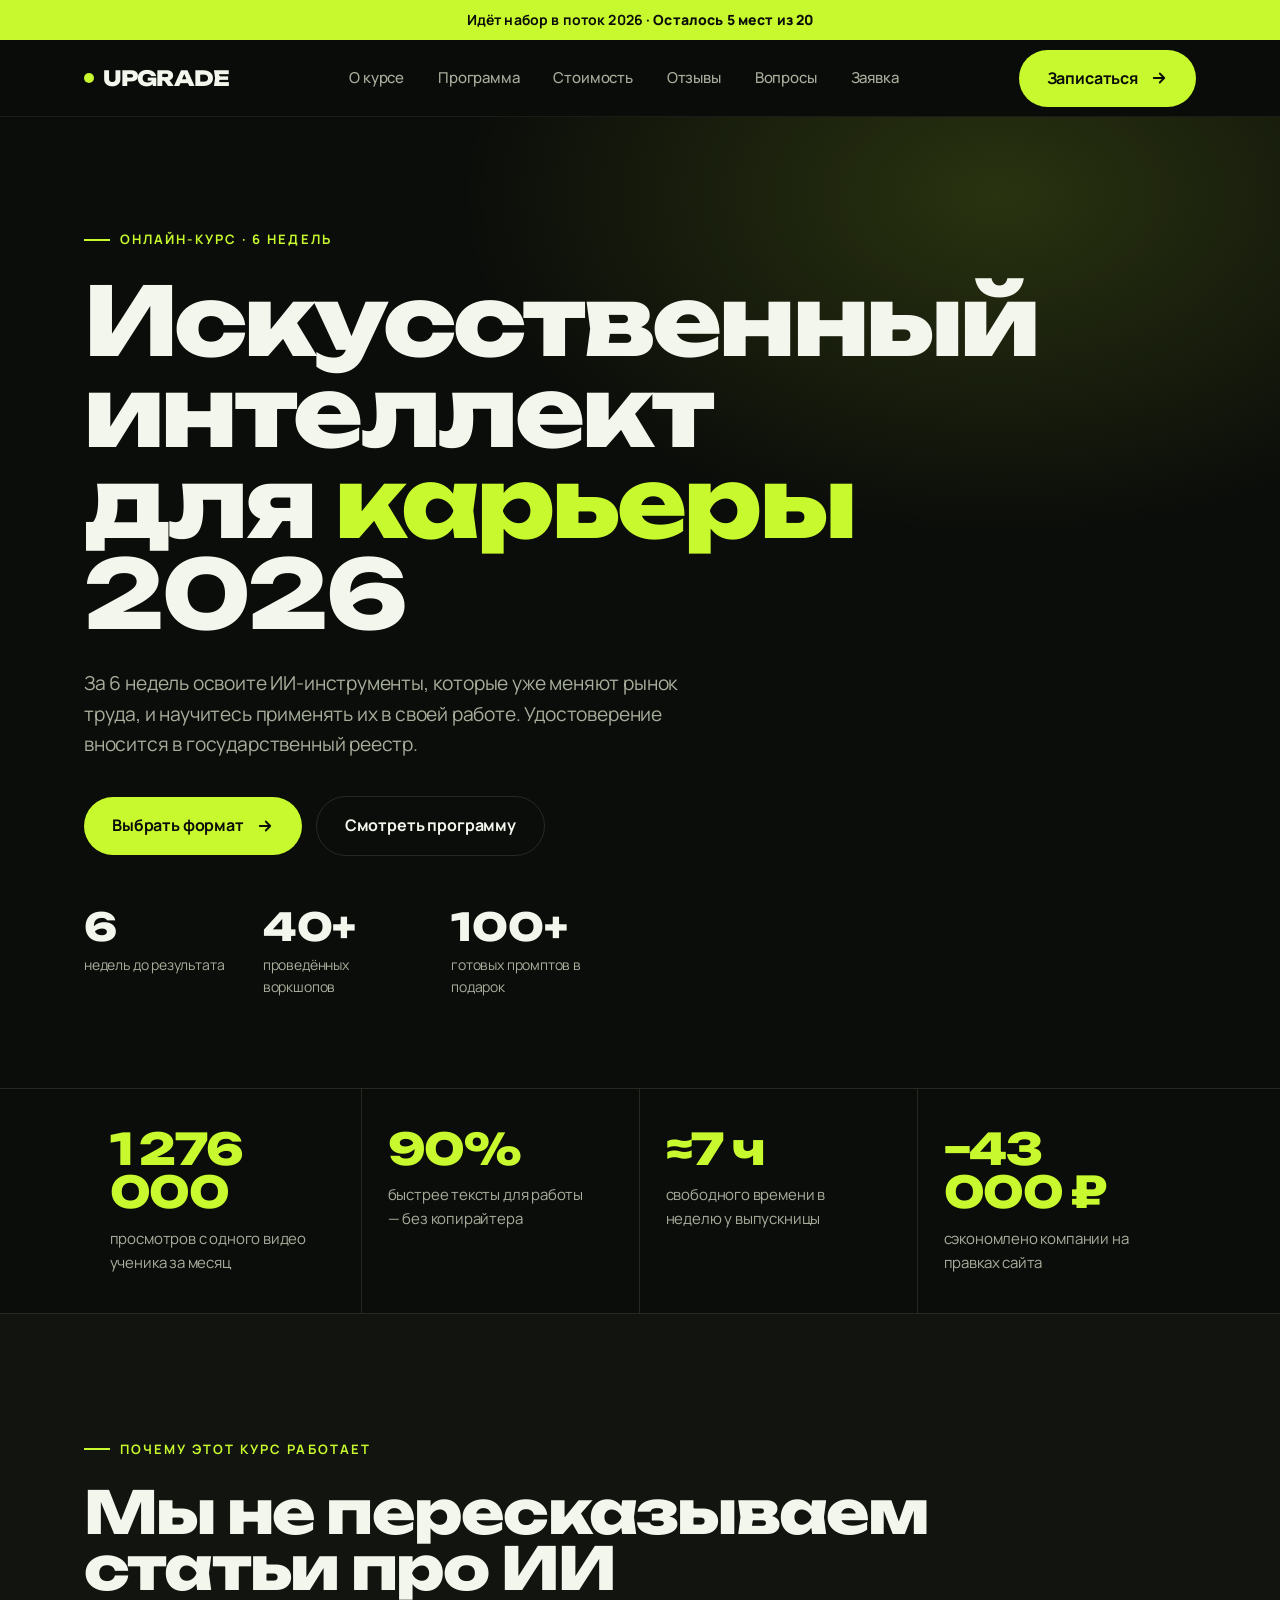
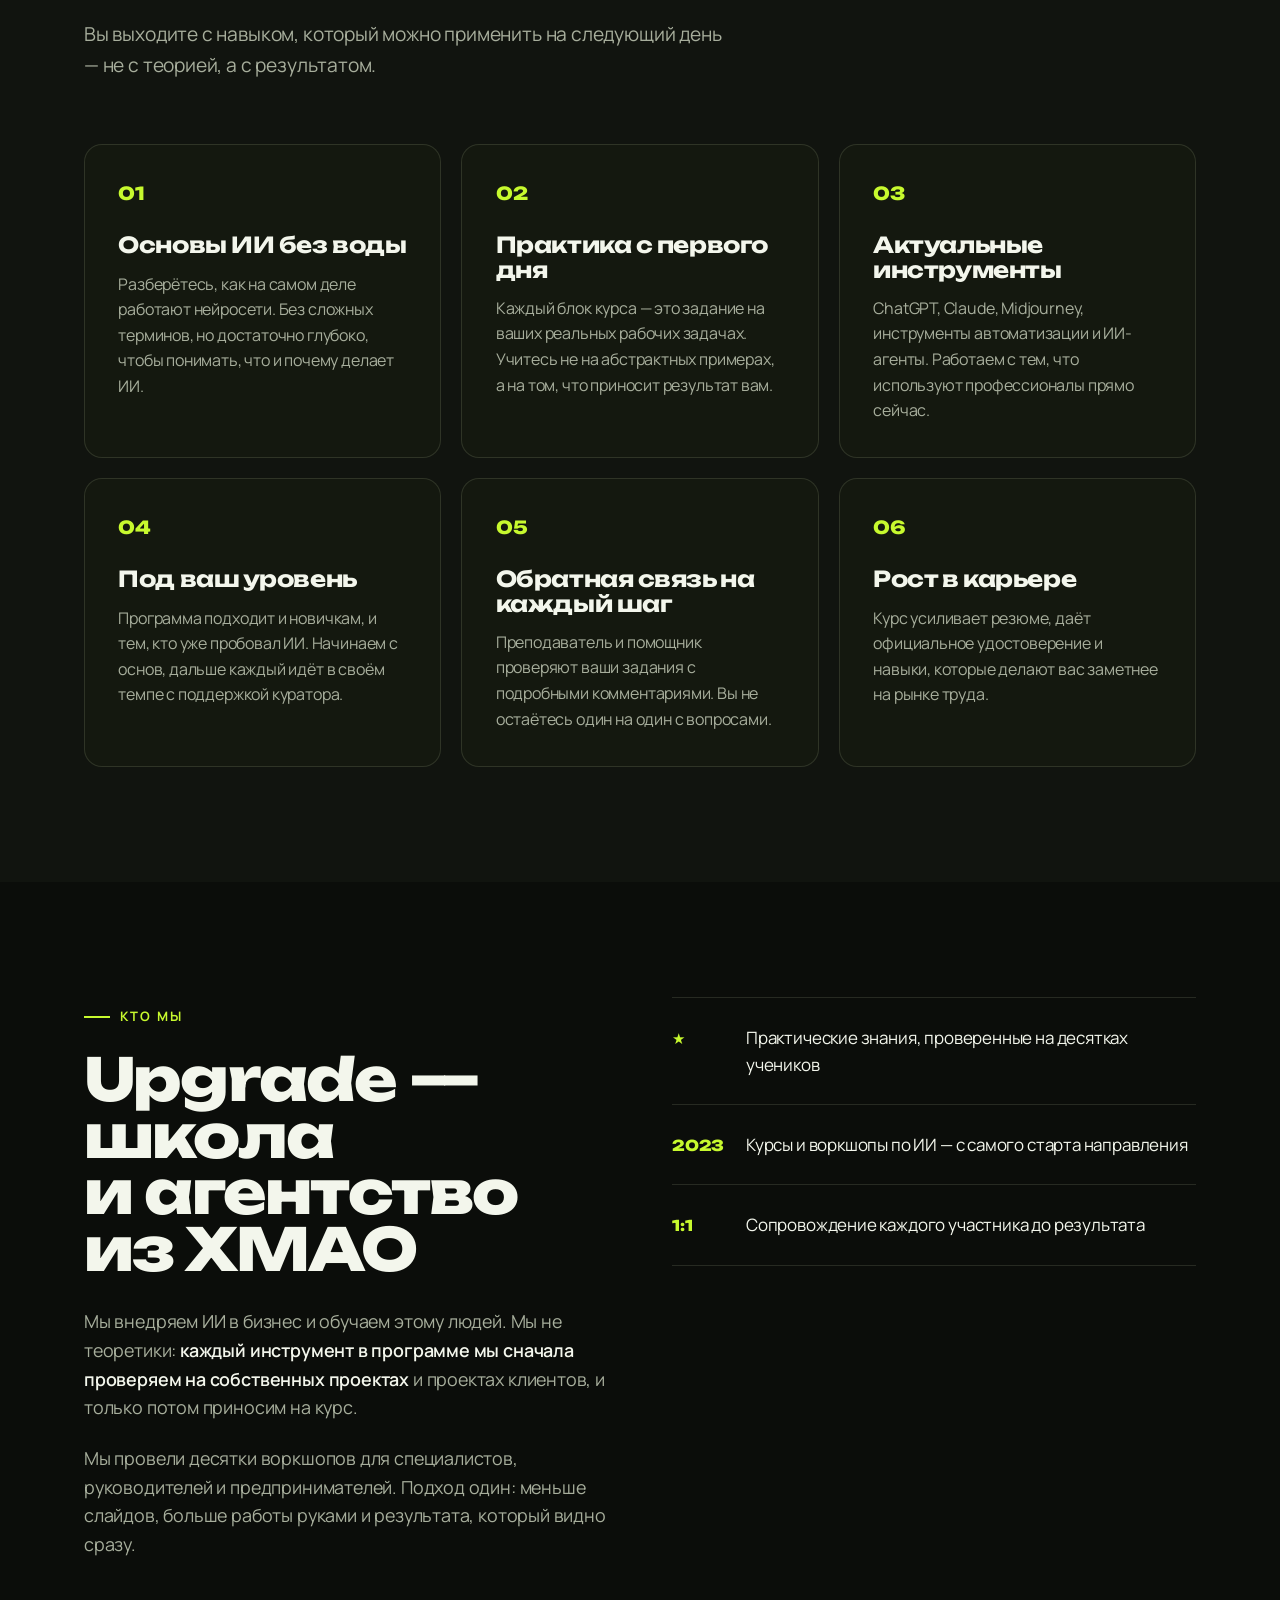
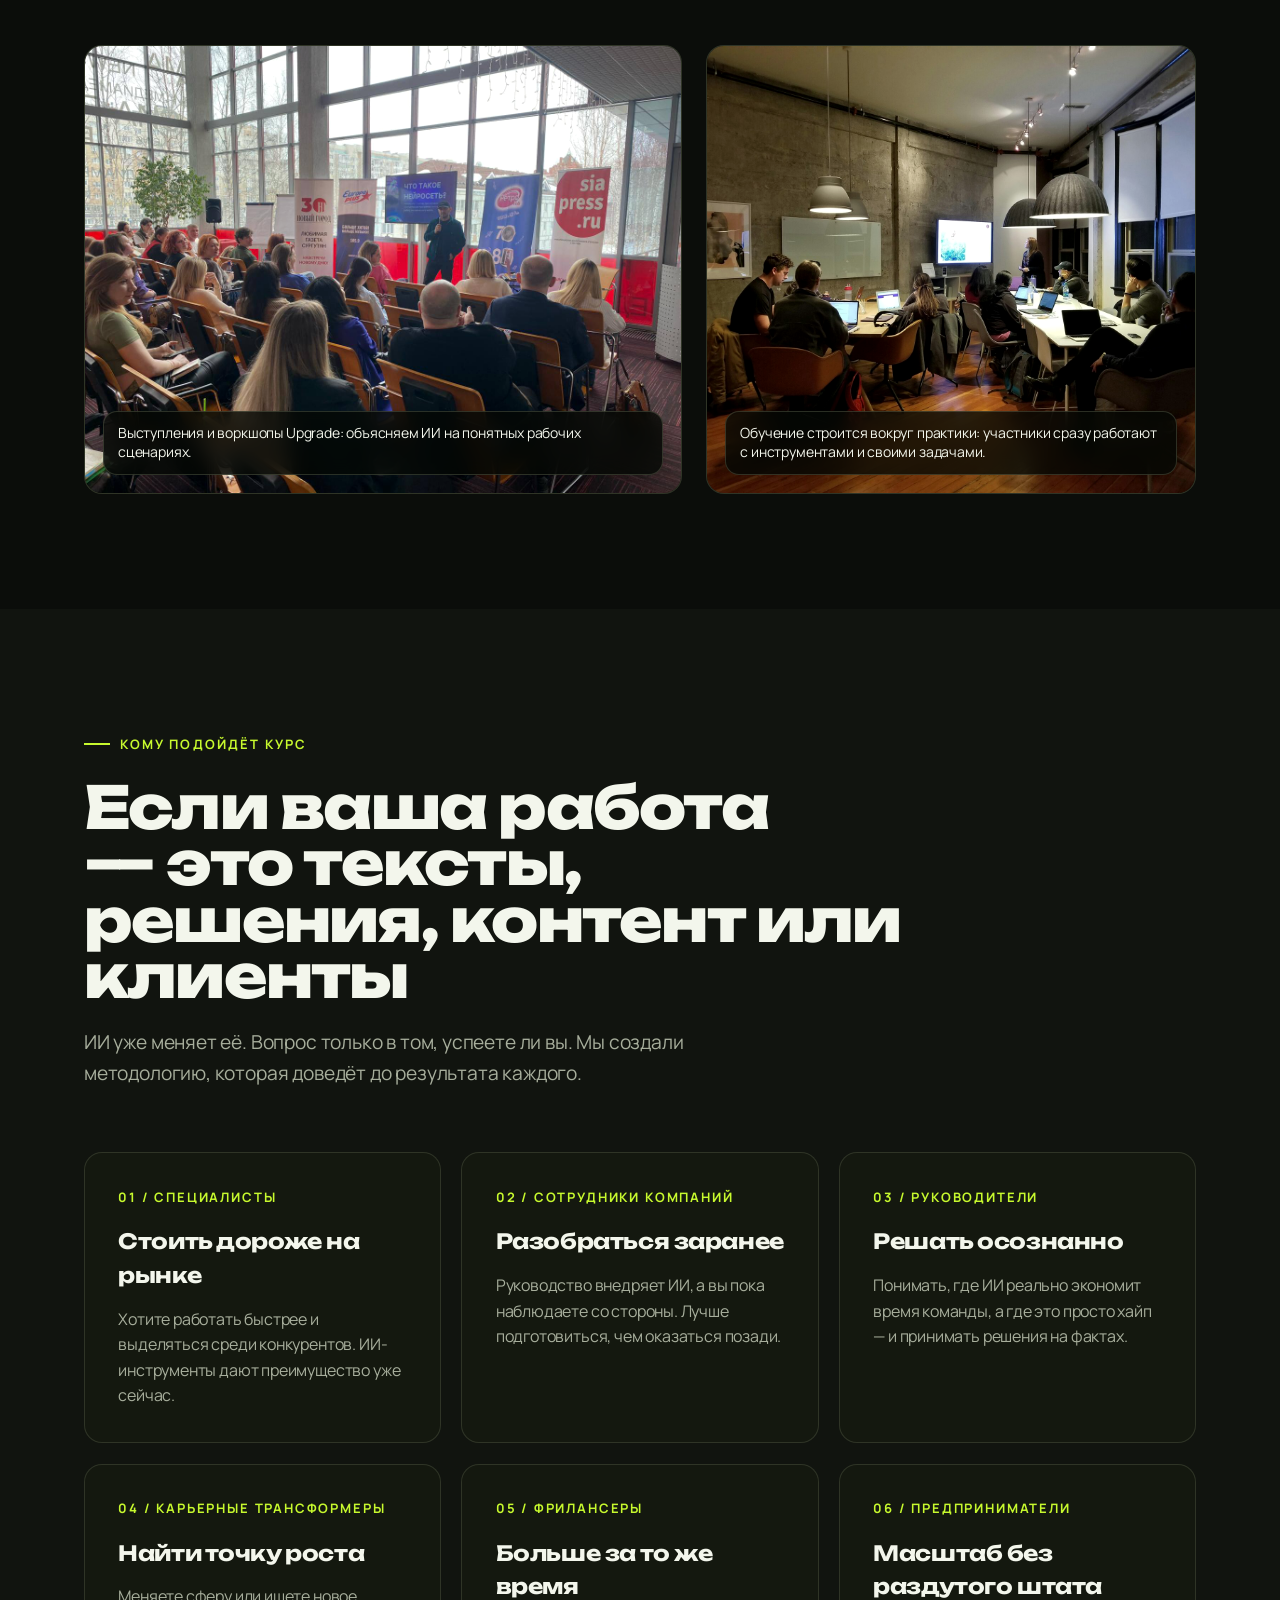
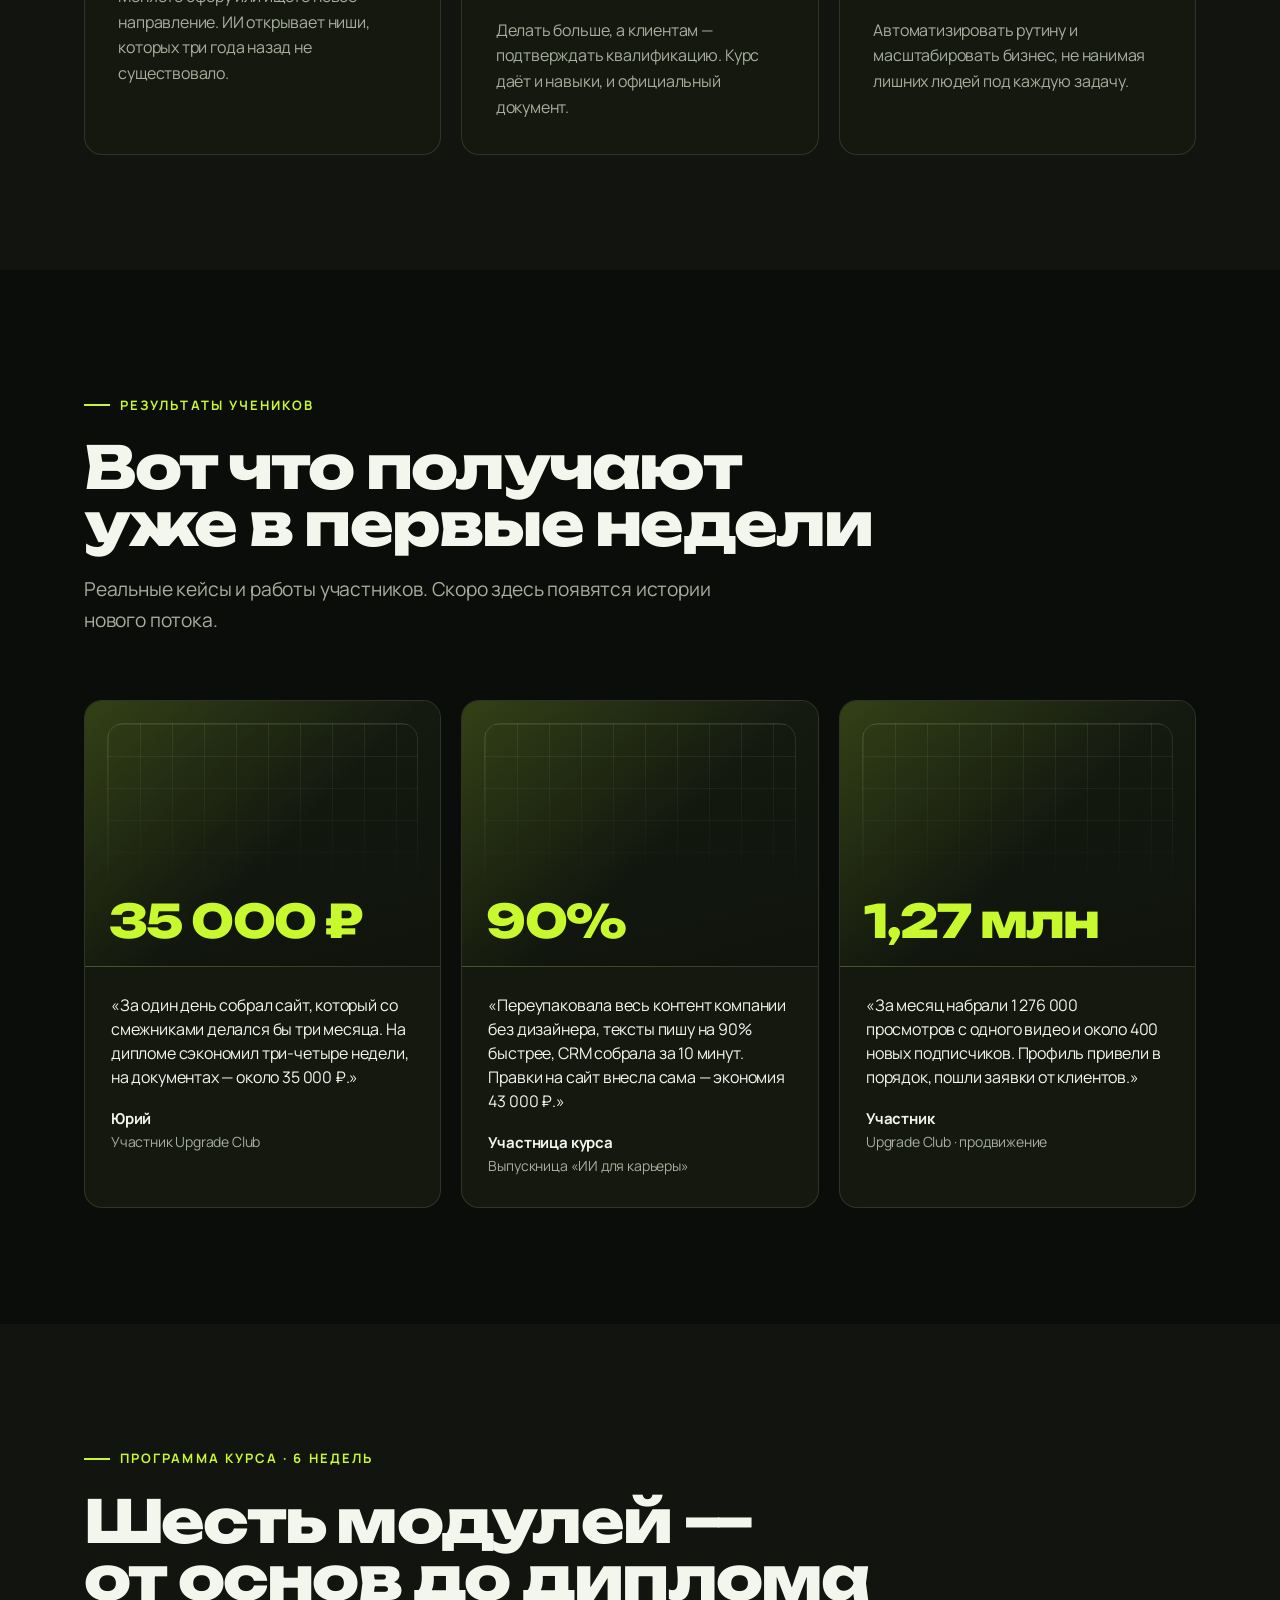
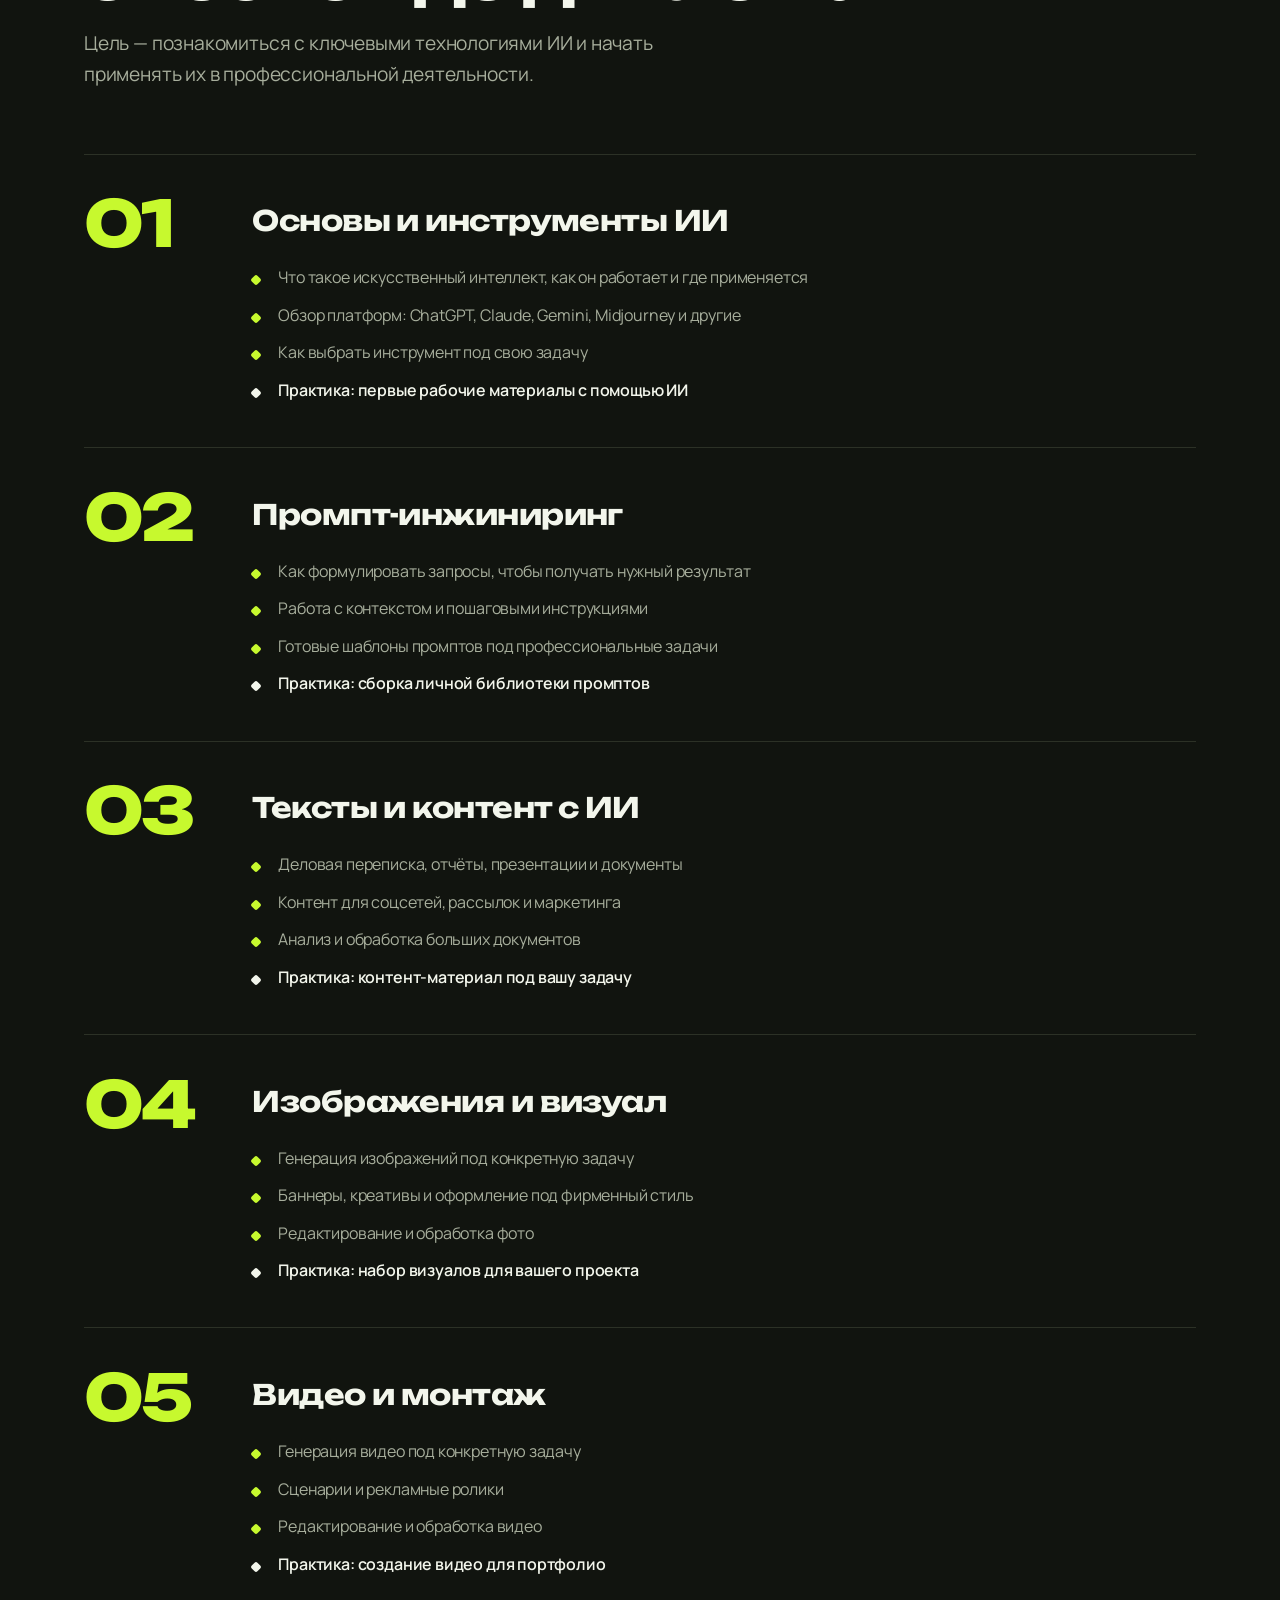
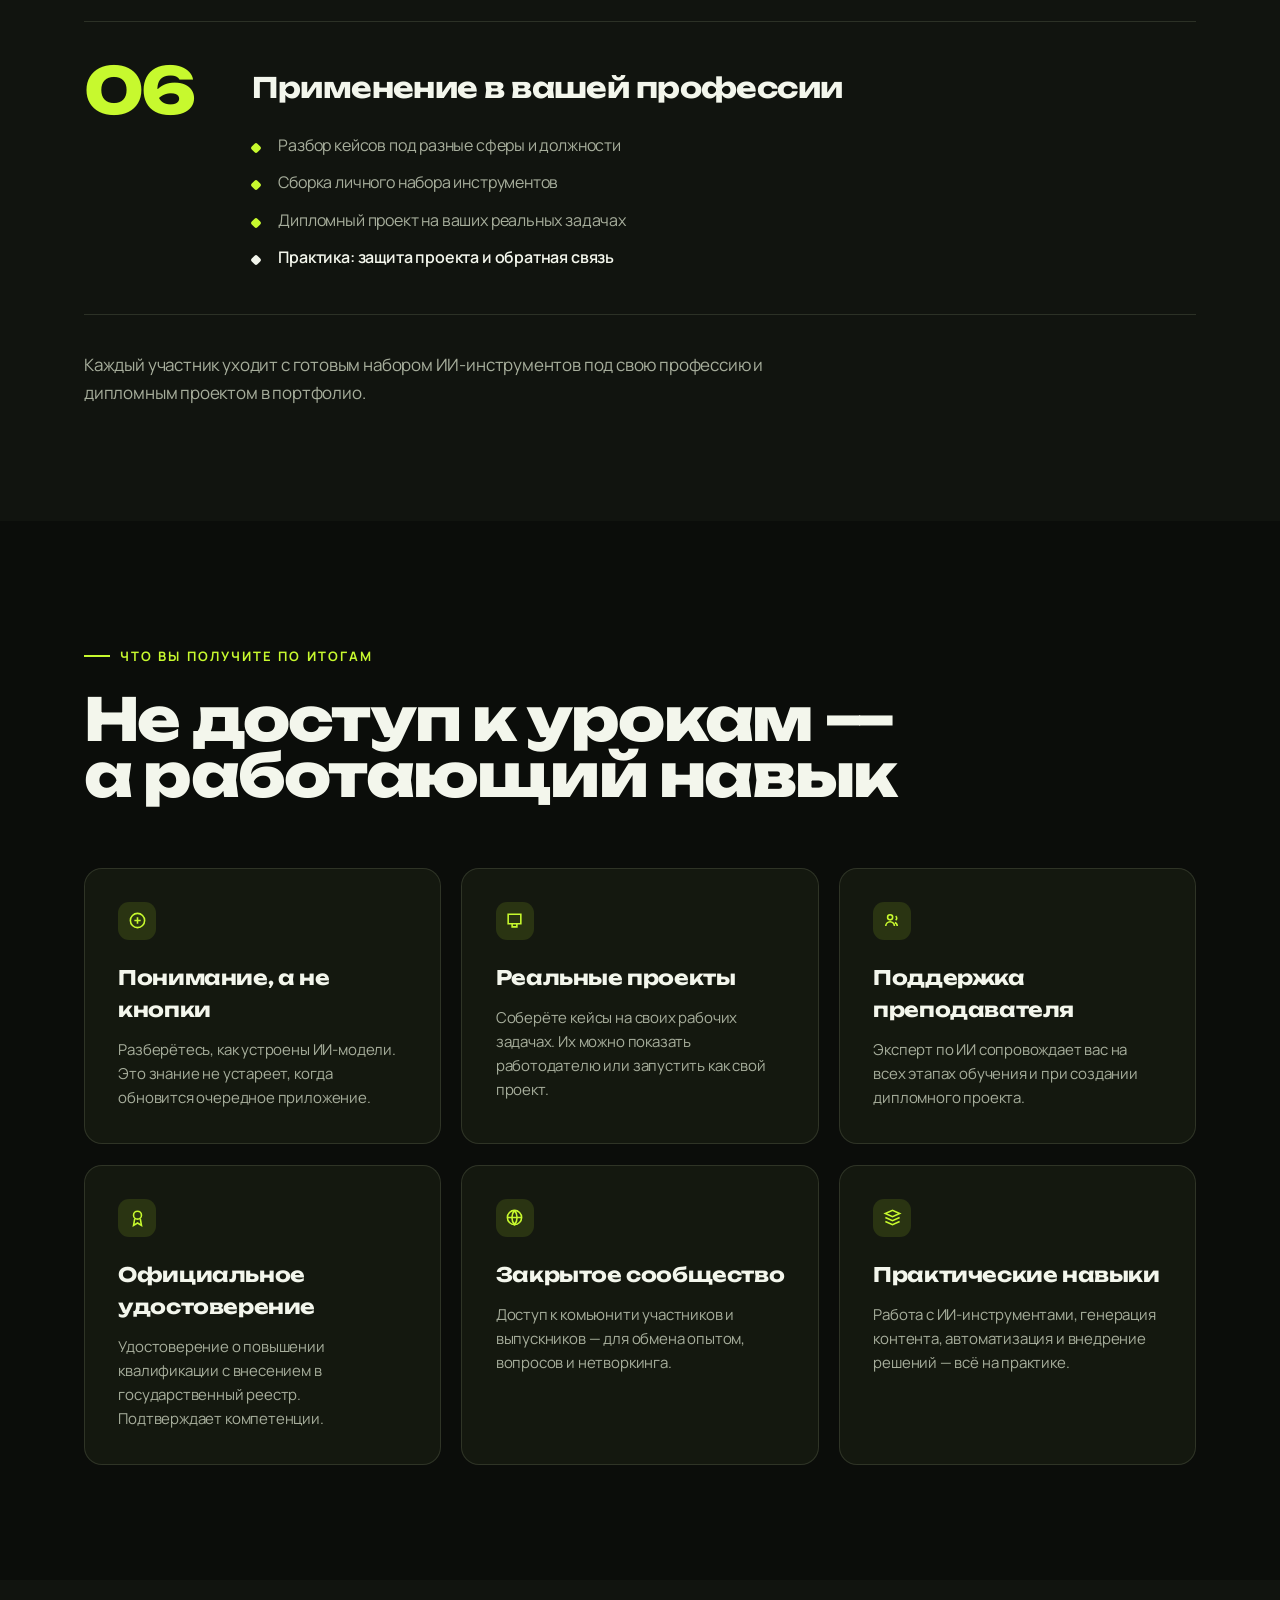
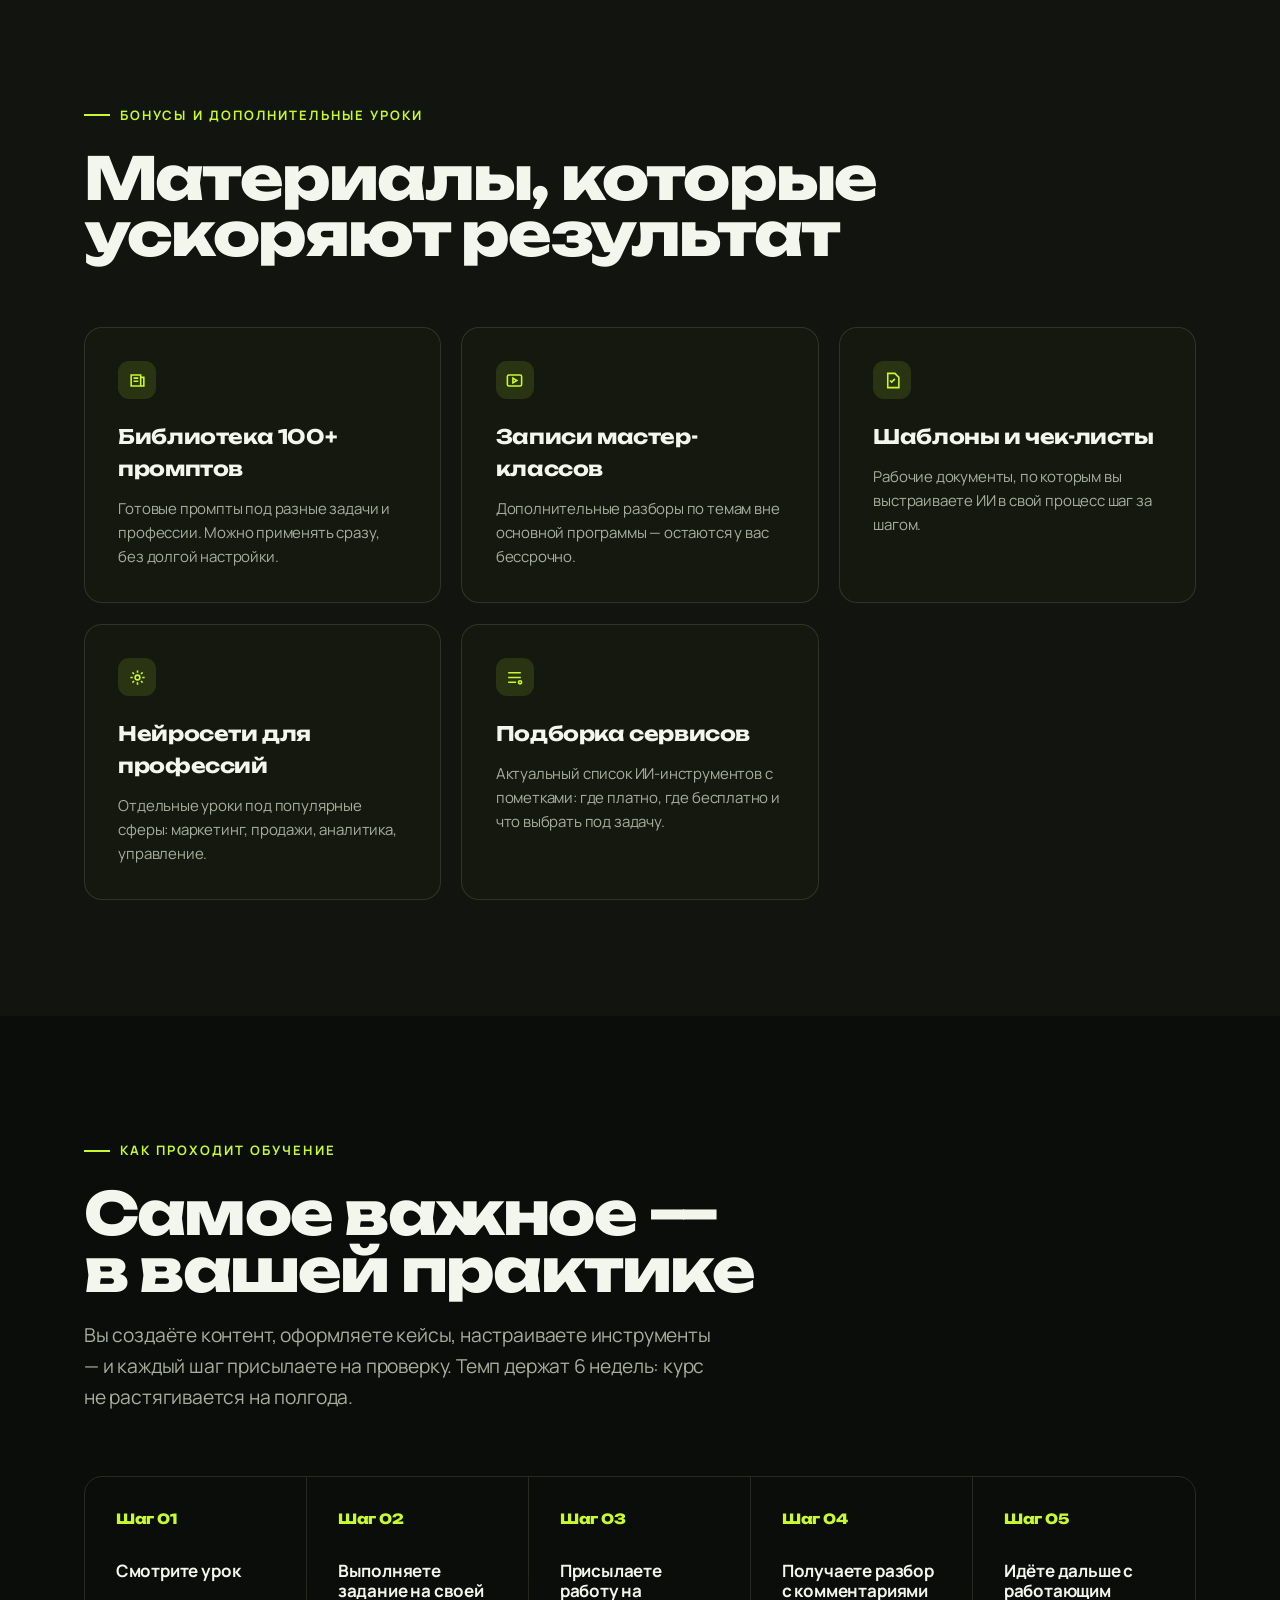
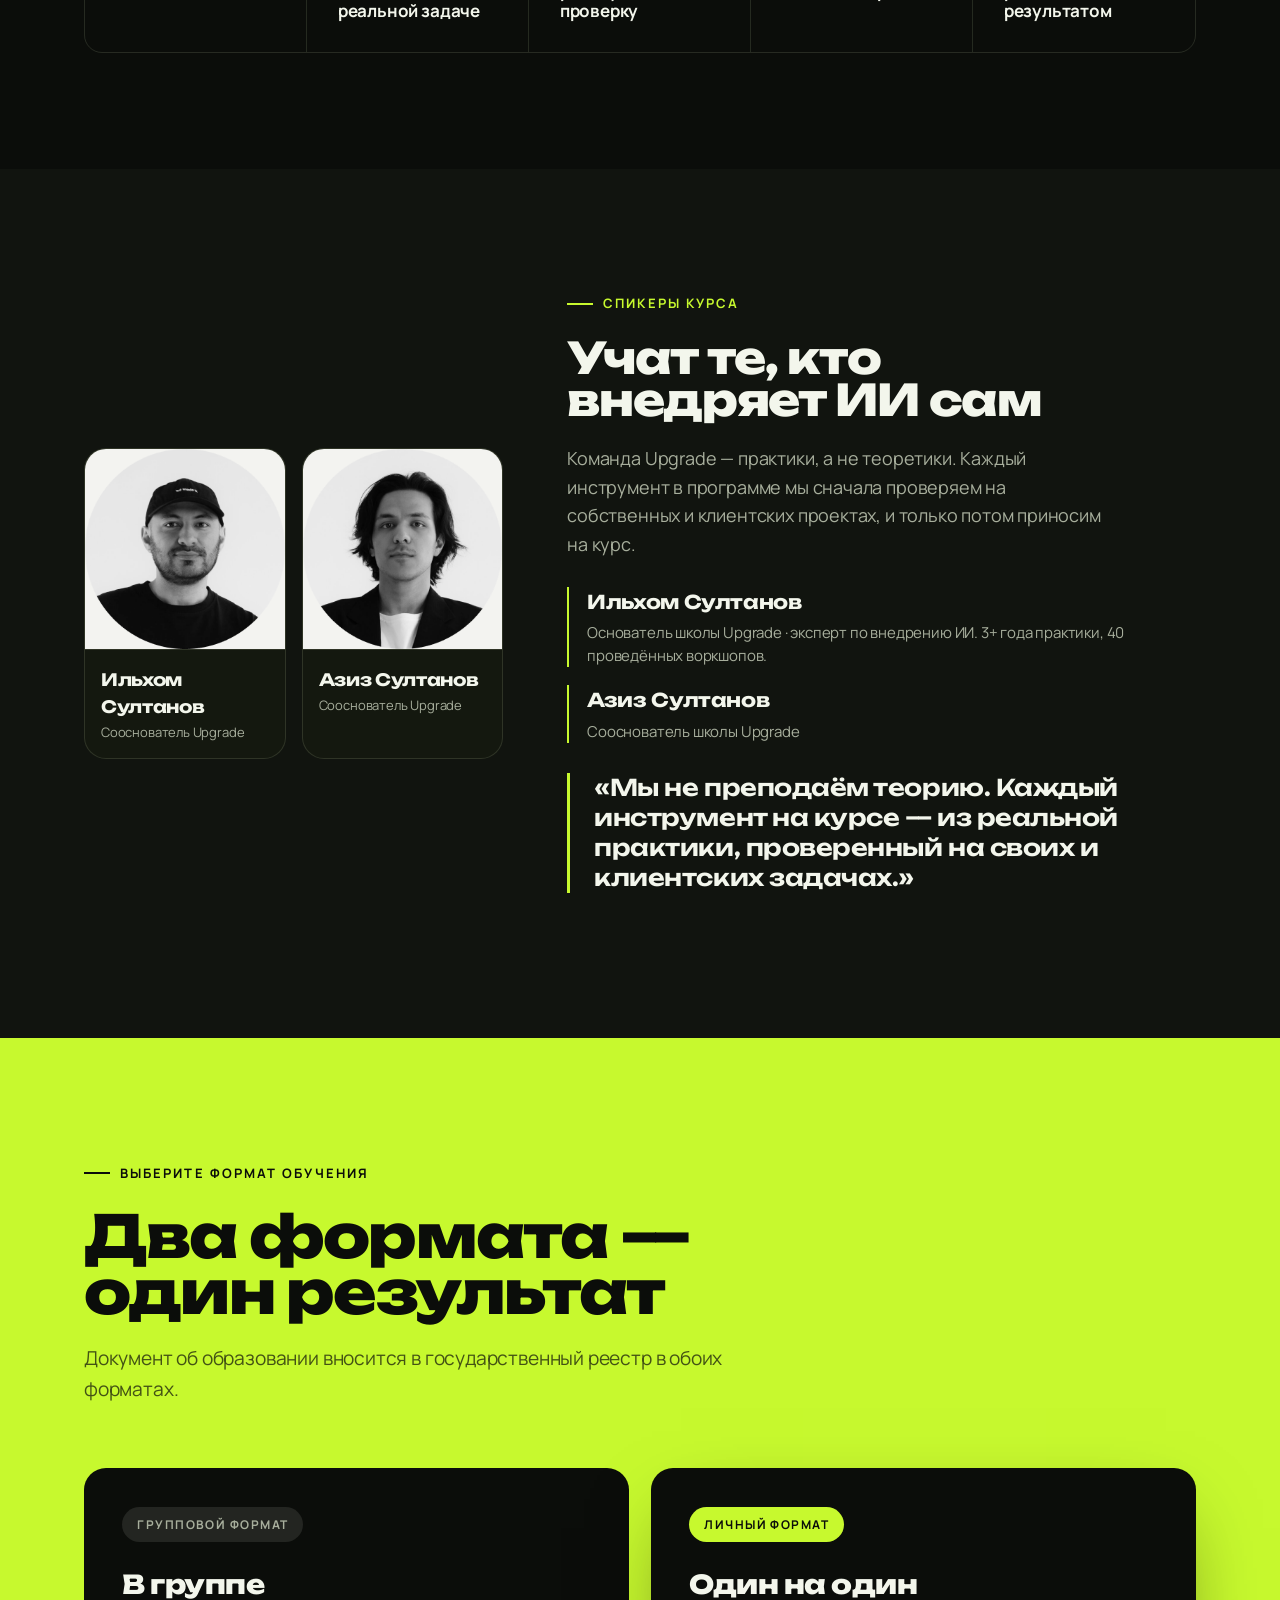
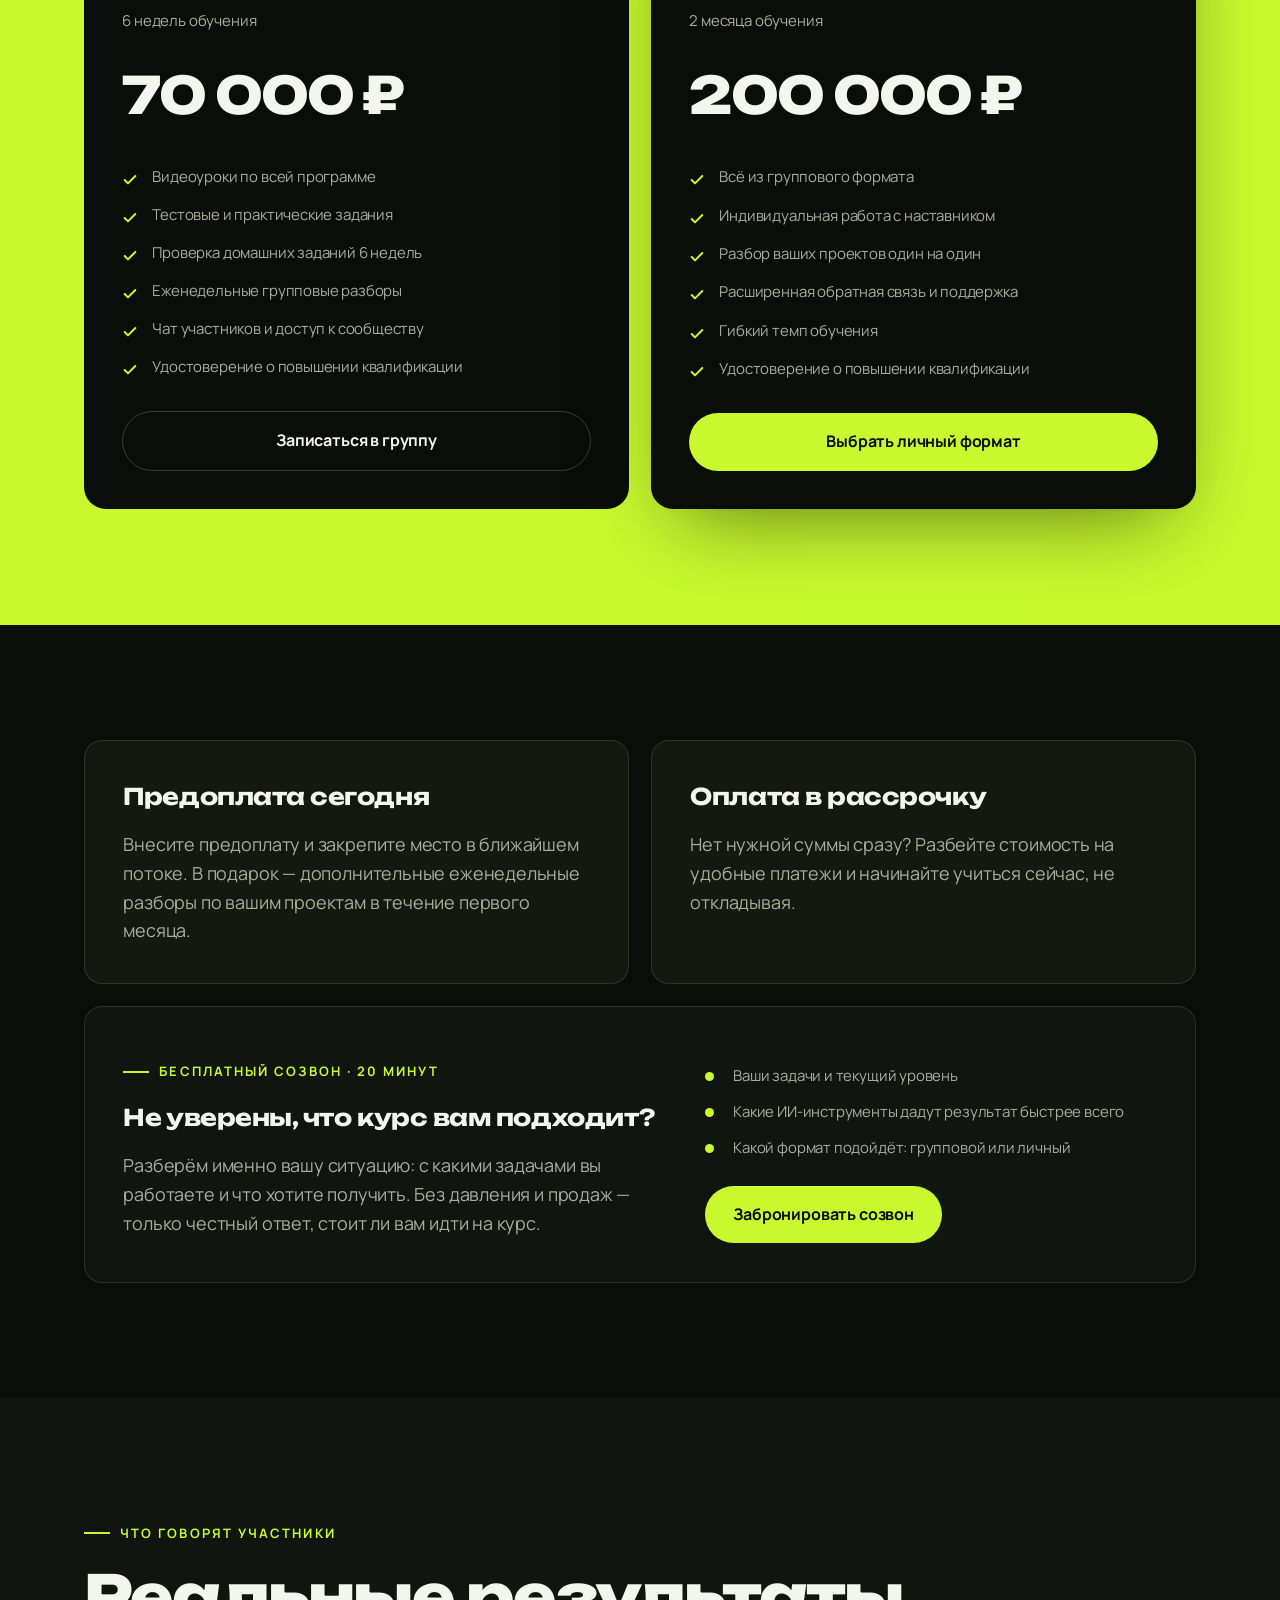
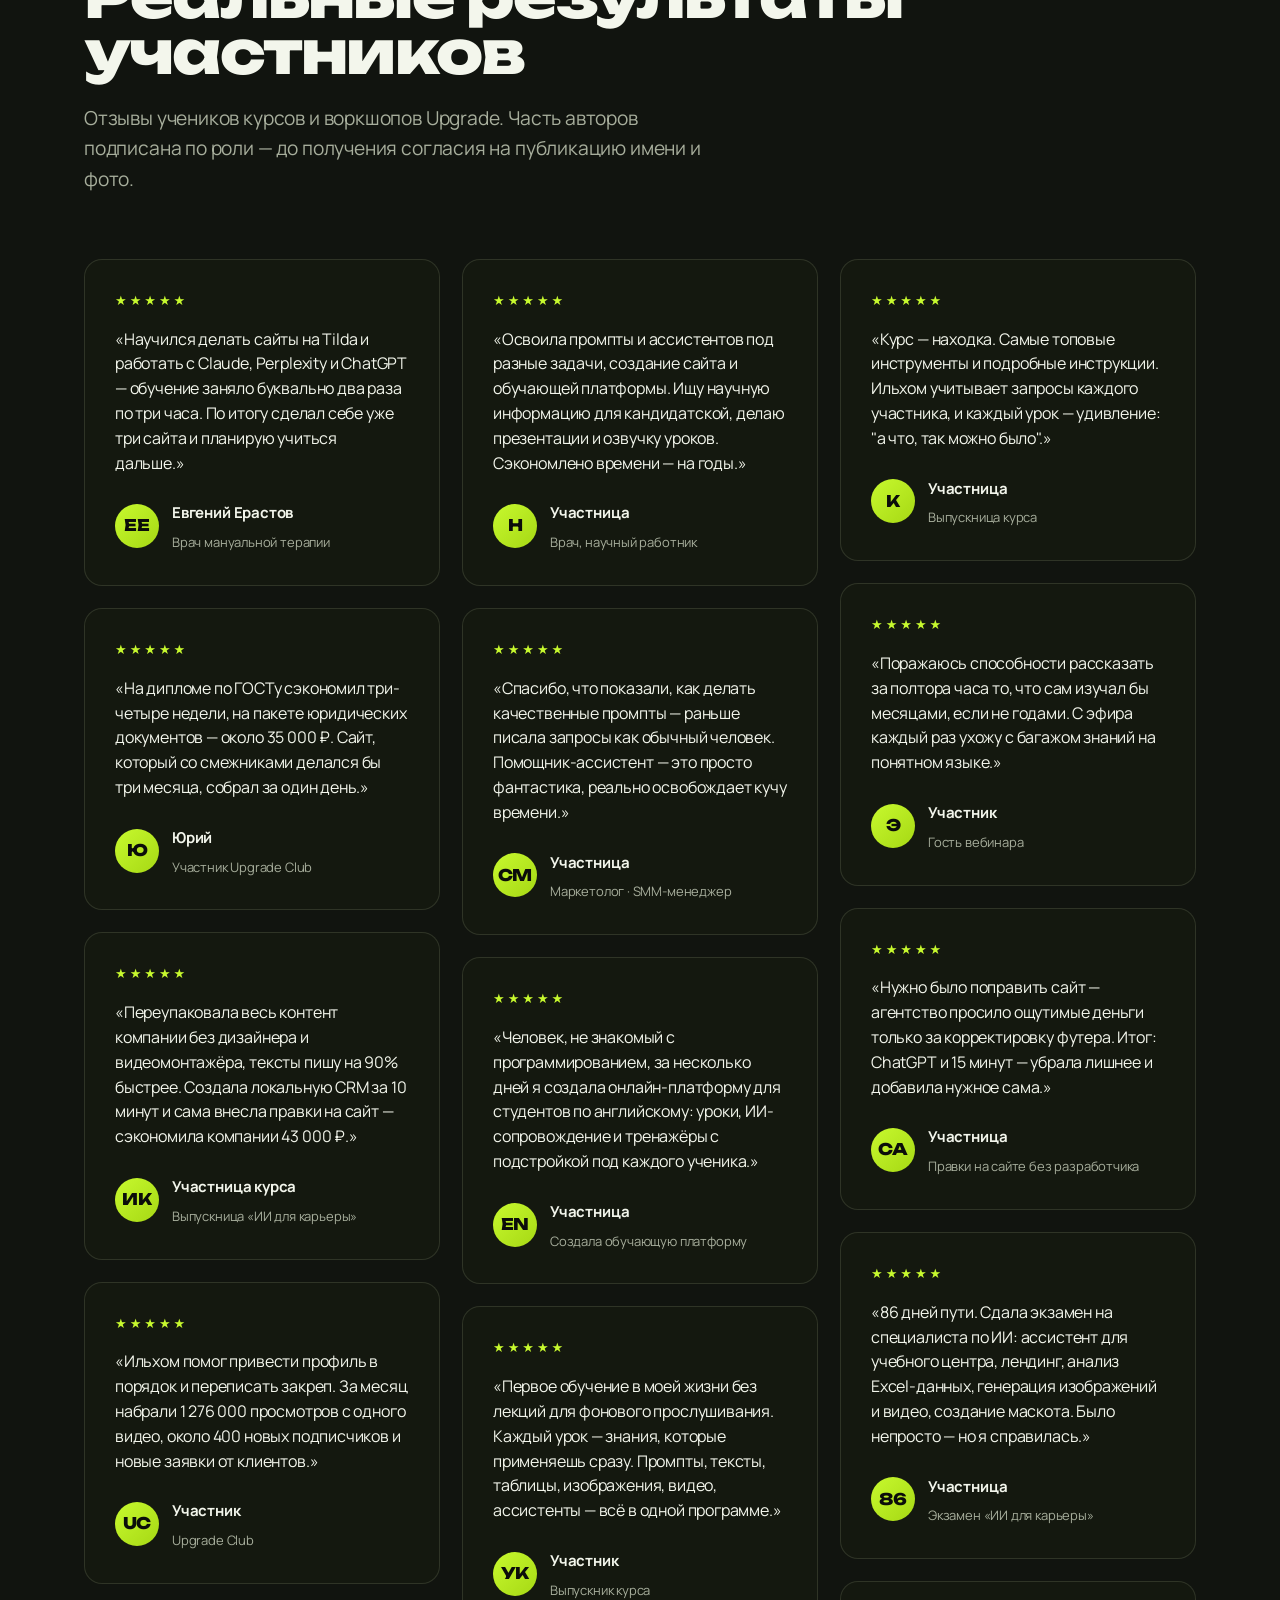
<file: project/index.html>
<!DOCTYPE html>
<html lang="ru">
<head>
<meta charset="UTF-8" />
<meta name="viewport" content="width=device-width, initial-scale=1.0" />
<title>Искусственный интеллект для карьеры 2026 — Upgrade</title>
<meta name="description" content="Онлайн-курс Upgrade: за 6 недель освоите ИИ-инструменты для карьеры, работы, контента и бизнеса. Практика, поддержка наставника и удостоверение о повышении квалификации." />
<meta name="theme-color" content="#0B0D0A" />
<link rel="canonical" href="https://weupgrade.ru/" />
<meta property="og:title" content="Искусственный интеллект для карьеры 2026 — Upgrade" />
<meta property="og:description" content="Практический курс по ИИ-инструментам для специалистов, руководителей, фрилансеров и предпринимателей." />
<meta property="og:type" content="website" />
<meta property="og:locale" content="ru_RU" />
<meta property="og:url" content="https://weupgrade.ru/" />
<meta property="og:site_name" content="Upgrade" />
<meta property="og:image" content="https://weupgrade.ru/assets/training-audience.jpg" />
<meta property="og:image:alt" content="Выступление Upgrade по искусственному интеллекту" />
<meta name="twitter:card" content="summary_large_image" />
<meta name="twitter:title" content="Искусственный интеллект для карьеры 2026 — Upgrade" />
<meta name="twitter:description" content="За 6 недель освоите ИИ-инструменты для карьеры. Практика, наставник, удостоверение в госреестре." />
<meta name="twitter:image" content="https://weupgrade.ru/assets/training-audience.jpg" />
<link rel="icon" href="assets/favicon.svg" type="image/svg+xml" />
<script type="application/ld+json">
{
  "@context": "https://schema.org",
  "@type": "Course",
  "name": "Искусственный интеллект для карьеры 2026",
  "description": "Онлайн-курс Upgrade: за 6 недель освоите ИИ-инструменты для карьеры, работы, контента и бизнеса. Практика, поддержка наставника и удостоверение о повышении квалификации с внесением в государственный реестр.",
  "inLanguage": "ru",
  "url": "https://weupgrade.ru/",
  "provider": {
    "@type": "Organization",
    "name": "Upgrade",
    "url": "https://weupgrade.ru"
  },
  "hasCourseInstance": [
    {
      "@type": "CourseInstance",
      "name": "Групповой формат",
      "courseMode": "online",
      "courseWorkload": "P6W",
      "offers": { "@type": "Offer", "price": "70000", "priceCurrency": "RUB", "category": "Групповой формат" }
    },
    {
      "@type": "CourseInstance",
      "name": "Личный формат (один на один)",
      "courseMode": "online",
      "courseWorkload": "P2M",
      "offers": { "@type": "Offer", "price": "200000", "priceCurrency": "RUB", "category": "Личный формат" }
    }
  ]
}
</script>
<link rel="preconnect" href="https://fonts.googleapis.com" />
<link rel="preconnect" href="https://fonts.gstatic.com" crossorigin />
<link href="https://fonts.googleapis.com/css2?family=Unbounded:wght@600;700;800;900&amp;family=Manrope:wght@400;500;600;700;800&amp;display=swap" rel="stylesheet" />
<link rel="stylesheet" href="styles.css" />
<script>document.documentElement.classList.add('js');</script>
<style>
/* ============ Page-specific layout ============ */

/* Announcement strip */
.strip {
  background: var(--lime);
  color: var(--lime-ink);
  font-weight: 700;
  font-size: 14px;
  letter-spacing: 0.01em;
  text-align: center;
  padding: 9px 16px;
  position: relative;
  z-index: 60;
}
.strip b { font-weight: 800; }

/* Nav */
.nav {
  position: sticky; top: 0; z-index: 50;
  background: rgba(11,13,10,.72);
  backdrop-filter: blur(16px);
  border-bottom: 1px solid var(--line-soft);
}
.nav__inner { display: flex; align-items: center; justify-content: space-between; height: 76px; }
.logo { font-family: var(--display); font-weight: 800; font-size: 21px; letter-spacing: -0.04em; display: flex; align-items: center; gap: 9px; }
.logo .dot { width: 10px; height: 10px; border-radius: 50%; background: var(--lime); display: inline-block; }
.nav__links { display: flex; gap: 34px; }
.nav__links a { font-size: 15px; font-weight: 500; color: var(--ink-dim); transition: color .2s; }
.nav__links a:hover { color: var(--ink); }
.nav__cta { display: flex; align-items: center; gap: 18px; }
@media (max-width: 1080px) { .nav__links { display: none; } }
@media (max-width: 560px) { .nav__cta .btn { padding: 12px 18px; font-size: 14px; } }

/* Burger */
.burger { display: none; flex-direction: column; gap: 5px; width: 44px; height: 44px; align-items: center; justify-content: center; border-radius: 12px; border: 1px solid var(--line); }
.burger span { width: 20px; height: 2px; background: var(--ink); border-radius: 2px; transition: transform .3s, opacity .3s; }
.burger.open span:nth-child(1) { transform: translateY(7px) rotate(45deg); }
.burger.open span:nth-child(2) { opacity: 0; }
.burger.open span:nth-child(3) { transform: translateY(-7px) rotate(-45deg); }
@media (max-width: 1080px) { .burger { display: flex; } }

/* Mobile menu */
.mmenu { position: fixed; inset: 0; z-index: 45; background: rgba(11,13,10,.97); backdrop-filter: blur(20px); display: flex; flex-direction: column; justify-content: center; gap: 8px; padding: 0 var(--gutter); opacity: 0; visibility: hidden; transform: translateY(-10px); transition: opacity .3s, transform .3s, visibility .3s; }
.mmenu.open { opacity: 1; visibility: visible; transform: none; }
.mmenu__links { display: flex; flex-direction: column; gap: 4px; margin-bottom: 30px; }
.mmenu__links a { font-family: var(--display); font-weight: 700; font-size: clamp(28px, 8vw, 40px); letter-spacing: -.03em; padding: 10px 0; color: var(--ink); transition: color .2s; }
.mmenu__links a:hover, .mmenu__links a:active { color: var(--lime); }
.mmenu__cta { align-self: flex-start; }
body.menu-open { overflow: hidden; }

/* Hero */
.hero { padding-top: clamp(56px, 8vw, 110px); padding-bottom: clamp(56px, 7vw, 96px); position: relative; overflow: hidden; }
.hero__glow {
  position: absolute; inset: 0; pointer-events: none;
  background: radial-gradient(60% 50% at 78% 8%, rgba(199,249,46,.16), transparent 70%);
}
.hero__grid { display: block; position: relative; }
.hero__copy { max-width: 980px; }
.hero h1 { margin: 26px 0 28px; }
.hero h1 em { font-style: normal; color: var(--lime); }
.hero__lead { color: var(--ink-dim); font-size: clamp(17px, 1.5vw, 21px); max-width: 640px; margin-bottom: 36px; }
.hero__actions { display: flex; flex-wrap: wrap; gap: 14px; align-items: center; }
.hero__stats { display: flex; gap: clamp(20px,3vw,44px); margin-top: 52px; flex-wrap: wrap; }
.stat .n { font-family: var(--display); font-weight: 800; font-size: clamp(30px, 3vw, 44px); line-height: 1; }
.stat .l { color: var(--ink-dim); font-size: 14px; margin-top: 8px; max-width: 150px; }
@media (max-width: 480px) {
  /* "Искусственный" is an unbreakable long word — scale it to fit narrow screens */
  .hero h1.display { font-size: clamp(20px, 6.8vw, 40px); letter-spacing: -0.05em; }
}
@media (max-width: 420px) {
  .hero__actions .btn { width: 100%; justify-content: center; white-space: normal; text-align: center; }
}

/* Feature card with index */
.fcard .idx { font-family: var(--display); font-weight: 800; font-size: 18px; color: var(--lime); display: block; margin-bottom: 26px; }
.fcard h3 { font-family: var(--display); font-weight: 700; font-size: 22px; line-height: 1.1; letter-spacing: -0.02em; margin-bottom: 14px; }
.fcard p { color: var(--ink-dim); font-size: 16px; }
.fcard::after {
  content: ""; position: absolute; right: -40px; top: -40px; width: 120px; height: 120px;
  background: radial-gradient(circle, rgba(199,249,46,.14), transparent 70%);
  opacity: 0; transition: opacity .4s;
}
.fcard:hover::after { opacity: 1; }

/* About */
.about__grid { display: grid; grid-template-columns: 1fr 1fr; gap: clamp(36px, 5vw, 80px); align-items: start; }
.about p { color: var(--ink-dim); font-size: clamp(17px,1.4vw,20px); margin-bottom: 22px; }
.about p strong { color: var(--ink); font-weight: 600; }
.about__points { display: flex; flex-direction: column; gap: 0; }
.about__points li {
  list-style: none; display: flex; gap: 20px; align-items: baseline;
  padding: 26px 0; border-top: 1px solid var(--line);
}
.about__points li:last-child { border-bottom: 1px solid var(--line); }
.about__points .yr { font-family: var(--display); font-weight: 800; color: var(--lime); font-size: 15px; min-width: 54px; }
.about__points .tx { font-size: 17px; }
@media (max-width: 760px){ .about__grid{ grid-template-columns: 1fr; } }

/* Real practice photos */
.practice-photos { display: grid; grid-template-columns: 1.1fr .9fr; gap: clamp(16px, 2vw, 24px); margin-top: clamp(36px, 5vw, 72px); }
.practice-photo {
  position: relative;
  overflow: hidden;
  border: 1px solid var(--line);
  border-radius: var(--radius);
  background: var(--bg-card);
  min-height: 260px;
}
.practice-photo img { width: 100%; height: 100%; min-height: inherit; object-fit: cover; display: block; filter: saturate(.92) contrast(1.04); }
.practice-photo figcaption {
  position: absolute;
  left: 18px;
  right: 18px;
  bottom: 18px;
  padding: 12px 14px;
  border: 1px solid rgba(232,255,200,.16);
  border-radius: 14px;
  background: rgba(5,8,5,.78);
  color: var(--ink);
  font-size: 14px;
  line-height: 1.35;
  backdrop-filter: blur(10px);
}
.practice-photo--tall { min-height: 420px; }
@media (max-width: 760px){
  .practice-photos { grid-template-columns: 1fr; }
  .practice-photo, .practice-photo--tall { min-height: 260px; }
}

/* Audience */
.aud { padding: clamp(28px,2.6vw,40px); display: flex; flex-direction: column; }
.aud h3 { font-family: var(--display); font-weight: 700; font-size: 21px; letter-spacing: -0.02em; margin-bottom: 14px; }
.aud p { color: var(--ink-dim); font-size: 16px; }
.aud .tag { font-size: 13px; font-weight: 700; letter-spacing: .14em; text-transform: uppercase; color: var(--lime); margin-bottom: 18px; }

/* Results */
.results__grid { display: grid; grid-template-columns: repeat(3,1fr); gap: clamp(16px,1.6vw,22px); }
.rcard { background: var(--bg-card); border: 1px solid var(--line); border-radius: var(--radius); overflow: hidden; display: flex; flex-direction: column; transition: transform .35s, border-color .35s; }
.rcard:hover { transform: translateY(-4px); border-color: rgba(199,249,46,.4); }
.result-art {
  width: 100%;
  aspect-ratio: 4/3;
  border-bottom: 1px solid var(--line);
  background:
    linear-gradient(135deg, rgba(199,249,46,.16), transparent 55%),
    linear-gradient(165deg, #171d12 0%, #0f130c 100%);
  position: relative;
  overflow: hidden;
  padding: 24px;
  display: flex;
  align-items: flex-end;
}
.result-art::before {
  content: "";
  position: absolute;
  inset: 22px;
  border: 1px solid rgba(232,255,200,.12);
  border-radius: 16px;
  background-image:
    linear-gradient(rgba(232,255,200,.08) 1px, transparent 1px),
    linear-gradient(90deg, rgba(232,255,200,.08) 1px, transparent 1px);
  background-size: 32px 32px;
  mask-image: linear-gradient(to bottom, black, transparent 78%);
}
.result-art::after {
  content: attr(data-metric);
  position: relative;
  z-index: 1;
  font-family: var(--display);
  font-weight: 800;
  font-size: clamp(28px, 4vw, 46px);
  line-height: .92;
  letter-spacing: -.04em;
  color: var(--lime);
  max-width: 8ch;
}
.rcard__body { padding: 26px 26px 30px; }
.rcard__body .q { font-size: 16px; color: var(--ink); margin-bottom: 18px; line-height: 1.5; }
.rcard__who { display: flex; flex-direction: column; }
.rcard__who .nm { font-weight: 700; font-size: 15px; }
.rcard__who .rl { color: var(--ink-dim); font-size: 14px; }
@media (max-width: 900px){ .results__grid{ grid-template-columns: 1fr 1fr; } }
@media (max-width: 620px){ .results__grid{ grid-template-columns: 1fr; } }

/* Program modules */
.modules { display: flex; flex-direction: column; }
.module {
  display: grid; grid-template-columns: 130px 1fr; gap: clamp(20px,3vw,56px);
  padding: clamp(30px,3.4vw,48px) 0; border-top: 1px solid var(--line);
  transition: background .35s; align-items: start;
}
.module:last-child { border-bottom: 1px solid var(--line); }
.module:hover { background: linear-gradient(90deg, rgba(199,249,46,.04), transparent 60%); }
.module__no { font-family: var(--display); font-weight: 800; font-size: clamp(40px,5vw,76px); line-height: .8; color: var(--lime); letter-spacing: -.04em; }
.module h3 { font-family: var(--display); font-weight: 700; font-size: clamp(22px,2.2vw,30px); letter-spacing: -.02em; margin-bottom: 22px; }
.module ul { list-style: none; display: grid; gap: 12px; }
.module ul li { padding-left: 26px; position: relative; color: var(--ink-dim); font-size: 16px; }
.module ul li::before { content: ""; position: absolute; left: 0; top: 11px; width: 8px; height: 8px; background: var(--lime); border-radius: 2px; transform: rotate(45deg); }
.module ul li.practice { color: var(--ink); font-weight: 600; }
.module ul li.practice::before { background: var(--ink); }
@media (max-width: 640px){ .module { grid-template-columns: 1fr; gap: 16px; } .module__no{ font-size:46px; } }

/* Benefits / bonuses small cards */
.bcard h3 { font-family: var(--display); font-weight: 700; font-size: 20px; letter-spacing: -.02em; margin-bottom: 12px; }
.bcard p { color: var(--ink-dim); font-size: 15px; }
.bcard .mk { width: 38px; height: 38px; border-radius: 11px; background: rgba(199,249,46,.12); display: grid; place-items: center; margin-bottom: 22px; color: var(--lime); }
.bcard .mk svg { width: 19px; height: 19px; }

/* Process steps */
.process { display: grid; grid-template-columns: repeat(5,1fr); gap: 0; border: 1px solid var(--line); border-radius: var(--radius); overflow: hidden; }
.pstep { padding: clamp(26px,2.4vw,34px); border-right: 1px solid var(--line); position: relative; }
.pstep:last-child { border-right: none; }
.pstep .pn { font-family: var(--display); font-weight: 800; font-size: 14px; color: var(--lime); margin-bottom: 30px; display: block; }
.pstep h4 { font-weight: 700; font-size: 17px; line-height: 1.2; }
@media (max-width: 860px){ .process { grid-template-columns: 1fr 1fr; } .pstep:nth-child(2n){border-right:none;} .pstep{border-bottom:1px solid var(--line);} }
@media (max-width: 480px){ .process { grid-template-columns: 1fr; } .pstep{border-right:none;} }

/* Mentor */
.mentor__grid { display: grid; grid-template-columns: .8fr 1.2fr; gap: clamp(32px,5vw,72px); align-items: center; }
.mentor__photos { display: grid; grid-template-columns: 1fr 1fr; gap: 16px; align-items: stretch; }
.mentor__portrait {
  border: 1px solid var(--line);
  border-radius: 22px;
  overflow: hidden;
  background: var(--bg-card);
}
.mentor__portrait img { width: 100%; aspect-ratio: 1/1; object-fit: cover; display: block; background: #f3f3f0; }
.mentor__caption { padding: 16px; border-top: 1px solid var(--line); }
.mentor__caption strong { display: block; font-family: var(--display); font-size: 17px; letter-spacing: -.02em; margin-bottom: 4px; }
.mentor__caption span { color: var(--ink-dim); font-size: 13px; line-height: 1.35; display: block; }
.speakers { display: grid; gap: 18px; margin: 28px 0 6px; }
.sp { padding-left: 18px; border-left: 2px solid var(--lime); }
.sp__name { font-family: var(--display); font-weight: 700; font-size: 19px; letter-spacing: -.02em; margin-bottom: 5px; }
.sp__role { color: var(--ink-dim); font-size: 15px; line-height: 1.5; }
.mentor__name { font-family: var(--display); font-weight: 800; font-size: clamp(26px,3vw,40px); letter-spacing: -.03em; margin-bottom: 10px; }
.mentor__role { color: var(--lime); font-weight: 600; font-size: 16px; margin-bottom: 26px; }
.mentor__bio { color: var(--ink-dim); margin-bottom: 26px; max-width: 540px; }
.mentor__quote { font-family: var(--display); font-weight: 600; font-size: clamp(18px,1.8vw,24px); line-height: 1.3; letter-spacing: -.02em; border-left: 3px solid var(--lime); padding-left: 24px; margin: 30px 0; color: var(--ink); }
.mentor__list { list-style: none; display: grid; gap: 14px; margin-top: 30px; }
.mentor__list li { padding-left: 30px; position: relative; color: var(--ink-dim); }
.mentor__list li::before { content: ""; position: absolute; left: 0; top: 9px; width: 14px; height: 2px; background: var(--lime); }
@media (max-width: 760px){ .mentor__grid{ grid-template-columns: 1fr; } .mentor__photos{ max-width: 520px; } }
@media (max-width: 420px){ .mentor__photos{ grid-template-columns: 1fr; max-width: 280px; } }

/* Pricing — lime punch */
.pricing { background: var(--lime); color: var(--lime-ink); }
.pricing .eyebrow { color: var(--lime-ink); }
.pricing .eyebrow::before { background: var(--lime-ink); }
.pricing h2 { color: var(--lime-ink); }
.pricing .section-head p { color: rgba(11,13,10,.7); }
.plans { display: grid; grid-template-columns: 1fr 1fr; gap: 22px; }
.plan { background: var(--bg); color: var(--ink); border-radius: 22px; padding: clamp(32px,3vw,46px); display: flex; flex-direction: column; position: relative; }
.plan--feat { box-shadow: 0 30px 80px -30px rgba(11,13,10,.6); }
.plan__tag { display: inline-flex; align-self: flex-start; white-space: nowrap; font-size: 12px; font-weight: 700; letter-spacing: .12em; text-transform: uppercase; padding: 8px 15px; border-radius: 100px; margin-bottom: 22px; }
.plan--basic .plan__tag { background: rgba(243,246,236,.1); color: var(--ink-dim); }
.plan--feat .plan__tag { background: var(--lime); color: var(--lime-ink); }
.plan h3 { font-family: var(--display); font-weight: 800; font-size: 26px; letter-spacing: -.02em; margin-bottom: 4px; }
.plan__dur { color: var(--ink-dim); font-size: 15px; margin-bottom: 22px; }
.plan__price { font-family: var(--display); font-weight: 800; font-size: clamp(40px,4vw,56px); letter-spacing: -.04em; margin-bottom: 28px; }
.plan ul { list-style: none; display: grid; gap: 14px; margin-bottom: 32px; flex: 1; }
.plan ul li { padding-left: 30px; position: relative; font-size: 15px; color: var(--ink-dim); }
.plan ul li::before { content: ""; position: absolute; left: 0; top: 7px; width: 16px; height: 16px; background: url("data:image/svg+xml,%3Csvg xmlns='http://www.w3.org/2000/svg' viewBox='0 0 24 24' fill='none' stroke='%23C7F92E' stroke-width='3' stroke-linecap='round' stroke-linejoin='round'%3E%3Cpolyline points='20 6 9 17 4 12'/%3E%3C/svg%3E") center/contain no-repeat; }
.plan .btn { justify-content: center; width: 100%; }
@media (max-width: 760px){ .plans{ grid-template-columns: 1fr; } }

/* Offer blocks */
.offers { display: grid; grid-template-columns: 1fr 1fr; gap: 22px; }
.offer { background: var(--bg-card); border: 1px solid var(--line); border-radius: var(--radius); padding: clamp(30px,3vw,44px); }
.offer h3 { font-family: var(--display); font-weight: 700; font-size: 23px; letter-spacing: -.02em; margin-bottom: 14px; }
.offer p { color: var(--ink-dim); }
.offer--wide { grid-column: 1 / -1; background: var(--bg-lift); display: grid; grid-template-columns: 1.2fr 1fr; gap: 40px; align-items: center; }
.offer--wide .check-list { list-style: none; display: grid; gap: 12px; margin-top: 18px; }
.offer--wide .check-list li { padding-left: 28px; position: relative; color: var(--ink-dim); font-size: 15px; }
.offer--wide .check-list li::before { content: ""; position: absolute; left: 0; top: 8px; width: 9px; height: 9px; border-radius: 50%; background: var(--lime); }
@media (max-width: 760px){ .offers{ grid-template-columns: 1fr; } .offer--wide{ grid-template-columns: 1fr; } }

/* Testimonials */
.tgrid { columns: 3; column-gap: 22px; }
.tcard { background: var(--bg-card); border: 1px solid var(--line); border-radius: var(--radius); padding: 30px; margin-bottom: 22px; break-inside: avoid; transition: border-color .35s, transform .35s; }
.tcard:hover { border-color: rgba(199,249,46,.4); transform: translateY(-3px); }
.tcard .stars { color: var(--lime); letter-spacing: 3px; font-size: 13px; margin-bottom: 16px; }
.tcard .q { font-size: 16px; line-height: 1.55; margin-bottom: 22px; color: var(--ink); }
.tcard__who { display: flex; align-items: center; gap: 13px; }
.tcard__who .av { width: 44px; height: 44px; border-radius: 50%; background: linear-gradient(135deg, var(--lime), var(--lime-deep)); display: grid; place-items: center; font-family: var(--display); font-weight: 800; color: var(--lime-ink); font-size: 16px; flex-shrink: 0; }
.tcard__who .nm { font-weight: 700; font-size: 15px; }
.tcard__who .rl { color: var(--ink-dim); font-size: 13px; }
@media (max-width: 900px){ .tgrid{ columns: 2; } }
@media (max-width: 600px){ .tgrid{ columns: 1; } }

/* Proof band */
.proof { border-top: 1px solid var(--line); border-bottom: 1px solid var(--line); }
.proof__grid { display: grid; grid-template-columns: repeat(4, 1fr); }
.proof__item { padding: clamp(28px,3vw,44px) clamp(18px,2vw,32px); border-right: 1px solid var(--line); }
.proof__item:last-child { border-right: none; }
.proof__n { font-family: var(--display); font-weight: 800; font-size: clamp(30px,3.4vw,48px); letter-spacing: -.03em; line-height: 1; color: var(--lime); }
.proof__l { color: var(--ink-dim); font-size: 15px; margin-top: 12px; max-width: 200px; }
@media (max-width: 760px){ .proof__grid{ grid-template-columns: 1fr 1fr; } .proof__item:nth-child(2){border-right:none;} .proof__item:nth-child(1),.proof__item:nth-child(2){border-bottom:1px solid var(--line);} }

/* Works */
.works__grid { display: grid; grid-template-columns: repeat(3, 1fr); gap: clamp(16px,1.6vw,22px); }
.work { display: flex; flex-direction: column; gap: 14px; background: var(--bg-card); border: 1px solid var(--line); border-radius: var(--radius); padding: clamp(24px,2.4vw,32px); transition: transform .35s, border-color .35s; }
.work:hover { transform: translateY(-4px); border-color: rgba(199,249,46,.4); }
.work__type { font-size: 13px; font-weight: 700; letter-spacing: .12em; text-transform: uppercase; color: var(--lime); }
.work h3 { font-family: var(--display); font-weight: 700; font-size: 20px; letter-spacing: -.02em; }
.work__link { margin-top: auto; display: inline-flex; align-items: center; gap: 8px; font-size: 14px; font-weight: 600; color: var(--ink-dim); transition: color .2s; }
.work__link svg { width: 15px; height: 15px; }
.work a.work__link:hover { color: var(--lime); }
@media (max-width: 860px){ .works__grid{ grid-template-columns: 1fr 1fr; } }
@media (max-width: 560px){ .works__grid{ grid-template-columns: 1fr; } }

/* FAQ */
.faq__list { display: flex; flex-direction: column; border-top: 1px solid var(--line); }
.faq__item { border-bottom: 1px solid var(--line); }
.faq__item summary { list-style: none; cursor: pointer; display: flex; align-items: center; justify-content: space-between; gap: 24px; padding: clamp(22px,2.4vw,30px) 0; font-family: var(--display); font-weight: 600; font-size: clamp(18px,1.9vw,24px); letter-spacing: -.02em; color: var(--ink); transition: color .25s; }
.faq__item summary::-webkit-details-marker { display: none; }
.faq__item summary:hover { color: var(--lime); }
.faq__mk { position: relative; flex-shrink: 0; width: 22px; height: 22px; }
.faq__mk::before, .faq__mk::after { content: ""; position: absolute; background: var(--lime); border-radius: 2px; transition: transform .3s; }
.faq__mk::before { left: 0; top: 10px; width: 22px; height: 2px; }
.faq__mk::after { left: 10px; top: 0; width: 2px; height: 22px; }
.faq__item[open] .faq__mk::after { transform: scaleY(0); }
.faq__a { color: var(--ink-dim); font-size: clamp(16px,1.4vw,18px); line-height: 1.6; max-width: 760px; padding-bottom: clamp(22px,2.4vw,30px); }

/* Final CTA */
.final { text-align: center; }
.final h2 { margin: 0 auto 24px; max-width: 16ch; }
.final p { color: var(--ink-dim); max-width: 600px; margin: 0 auto 38px; font-size: clamp(17px,1.5vw,20px); }
.final .seats { display: inline-flex; align-items: center; gap: 10px; font-weight: 700; font-size: 14px; color: var(--lime); border: 1px solid var(--line); padding: 9px 18px; border-radius: 100px; margin-bottom: 30px; }
.final .seats .pulse { width: 9px; height: 9px; border-radius: 50%; background: var(--lime); box-shadow: 0 0 0 0 rgba(199,249,46,.7); animation: pulse 2s infinite; }
@keyframes pulse { 0%{box-shadow:0 0 0 0 rgba(199,249,46,.6);} 70%{box-shadow:0 0 0 12px rgba(199,249,46,0);} 100%{box-shadow:0 0 0 0 rgba(199,249,46,0);} }

/* Footer */
.footer { border-top: 1px solid var(--line); padding-block: clamp(48px,5vw,72px) 40px; }
.footer__grid { display: grid; grid-template-columns: 1.4fr 1fr 1fr; gap: 40px; margin-bottom: 56px; }
.footer__brand .logo { margin-bottom: 18px; }
.footer__brand p { color: var(--ink-dim); font-size: 15px; max-width: 320px; }
.footer h5 { font-size: 13px; font-weight: 700; letter-spacing: .14em; text-transform: uppercase; color: var(--ink-faint); margin-bottom: 20px; }
.footer__col a, .footer__col span { display: block; color: var(--ink-dim); font-size: 15px; margin-bottom: 13px; transition: color .2s; }
.footer__col a:hover { color: var(--lime); }
.footer__bottom { display: flex; justify-content: space-between; align-items: center; flex-wrap: wrap; gap: 16px; padding-top: 28px; border-top: 1px solid var(--line-soft); color: var(--ink-faint); font-size: 13px; }
@media (max-width: 720px){ .footer__grid{ grid-template-columns: 1fr 1fr; } .footer__brand{ grid-column: 1 / -1; } }
</style>
</head>
<body>

<!-- ============ Announcement ============ -->
<div class="strip">Идёт набор в поток 2026 · <b>Осталось 5 мест из 20</b></div>

<!-- ============ Nav ============ -->
<header class="nav">
  <div class="wrap nav__inner">
    <a href="#top" class="logo"><span class="dot"></span>UPGRADE</a>
    <nav class="nav__links">
      <a href="#about">О курсе</a>
      <a href="#program">Программа</a>
      <a href="#pricing">Стоимость</a>
      <a href="#reviews">Отзывы</a>
      <a href="#faq">Вопросы</a>
      <a href="#lead">Заявка</a>
    </nav>
    <div class="nav__cta">
      <a href="https://t.me/ilhom_upgrade" target="_blank" rel="noopener" class="btn btn--lime">Записаться
        <svg viewBox="0 0 24 24" fill="none" stroke="currentColor" stroke-width="2.4" stroke-linecap="round" stroke-linejoin="round"><path d="M5 12h14M13 6l6 6-6 6"/></svg>
      </a>
      <button class="burger" id="burger" aria-label="Меню" aria-expanded="false" aria-controls="mmenu">
        <span></span><span></span><span></span>
      </button>
    </div>
  </div>
</header>

<!-- Mobile menu -->
<div class="mmenu" id="mmenu" aria-hidden="true">
  <nav class="mmenu__links">
    <a href="#about">О курсе</a>
    <a href="#program">Программа</a>
    <a href="#pricing">Стоимость</a>
    <a href="#reviews">Отзывы</a>
    <a href="#faq">Вопросы</a>
    <a href="#lead">Заявка</a>
    <a href="#contacts">Контакты</a>
  </nav>
  <a href="https://t.me/ilhom_upgrade" target="_blank" rel="noopener" class="btn btn--lime mmenu__cta">Записаться на курс
    <svg viewBox="0 0 24 24" fill="none" stroke="currentColor" stroke-width="2.4" stroke-linecap="round" stroke-linejoin="round"><path d="M5 12h14M13 6l6 6-6 6"/></svg>
  </a>
</div>

<main id="top">

<!-- ============ Hero ============ -->
<section class="hero">
  <div class="hero__glow"></div>
  <div class="wrap hero__grid">
    <div class="hero__copy">
      <span class="eyebrow reveal">Онлайн-курс · 6 недель</span>
      <h1 class="display reveal" data-d="1">Искусственный<br>интеллект<br>для <em>карьеры</em> 2026</h1>
      <p class="hero__lead reveal" data-d="2">За 6 недель освоите ИИ-инструменты, которые уже меняют рынок труда, и научитесь применять их в своей работе. Удостоверение вносится в государственный реестр.</p>
      <div class="hero__actions reveal" data-d="3">
        <a href="#pricing" class="btn btn--lime">Выбрать формат
          <svg viewBox="0 0 24 24" fill="none" stroke="currentColor" stroke-width="2.4" stroke-linecap="round" stroke-linejoin="round"><path d="M5 12h14M13 6l6 6-6 6"/></svg>
        </a>
        <a href="#program" class="btn btn--ghost">Смотреть программу</a>
      </div>
      <div class="hero__stats reveal" data-d="4">
        <div class="stat"><div class="n">6</div><div class="l">недель до результата</div></div>
        <div class="stat"><div class="n">40+</div><div class="l">проведённых воркшопов</div></div>
        <div class="stat"><div class="n">100+</div><div class="l">готовых промптов в подарок</div></div>
      </div>
    </div>
  </div>
</section>

<!-- ============ Полоса с цифрами ============ -->
<section class="proof">
  <div class="wrap proof__grid">
    <div class="proof__item reveal"><div class="proof__n">1&#8201;276&#8201;000</div><div class="proof__l">просмотров с одного видео ученика за месяц</div></div>
    <div class="proof__item reveal" data-d="1"><div class="proof__n">90%</div><div class="proof__l">быстрее тексты для работы — без копирайтера</div></div>
    <div class="proof__item reveal" data-d="2"><div class="proof__n">≈7 ч</div><div class="proof__l">свободного времени в неделю у выпускницы</div></div>
    <div class="proof__item reveal" data-d="3"><div class="proof__n">−43 000&#8201;₽</div><div class="proof__l">сэкономлено компании на правках сайта</div></div>
  </div>
</section>

<!-- ============ Почему курс работает ============ -->
<section class="section section--lift" id="about">
  <div class="wrap">
    <div class="section-head reveal">
      <span class="eyebrow">Почему этот курс работает</span>
      <h2 class="display">Мы не пересказываем<br>статьи про ИИ</h2>
      <p>Вы выходите с навыком, который можно применить на следующий день — не с теорией, а с результатом.</p>
    </div>
    <div class="grid grid-3">
      <article class="card fcard reveal"><span class="idx">01</span><h3>Основы ИИ без воды</h3><p>Разберётесь, как на самом деле работают нейросети. Без сложных терминов, но достаточно глубоко, чтобы понимать, что и почему делает ИИ.</p></article>
      <article class="card fcard reveal" data-d="1"><span class="idx">02</span><h3>Практика с первого дня</h3><p>Каждый блок курса — это задание на ваших реальных рабочих задачах. Учитесь не на абстрактных примерах, а на том, что приносит результат вам.</p></article>
      <article class="card fcard reveal" data-d="2"><span class="idx">03</span><h3>Актуальные инструменты</h3><p>ChatGPT, Claude, Midjourney, инструменты автоматизации и ИИ-агенты. Работаем с тем, что используют профессионалы прямо сейчас.</p></article>
      <article class="card fcard reveal"><span class="idx">04</span><h3>Под ваш уровень</h3><p>Программа подходит и новичкам, и тем, кто уже пробовал ИИ. Начинаем с основ, дальше каждый идёт в своём темпе с поддержкой куратора.</p></article>
      <article class="card fcard reveal" data-d="1"><span class="idx">05</span><h3>Обратная связь на каждый шаг</h3><p>Преподаватель и помощник проверяют ваши задания с подробными комментариями. Вы не остаётесь один на один с вопросами.</p></article>
      <article class="card fcard reveal" data-d="2"><span class="idx">06</span><h3>Рост в карьере</h3><p>Курс усиливает резюме, даёт официальное удостоверение и навыки, которые делают вас заметнее на рынке труда.</p></article>
    </div>
  </div>
</section>

<!-- ============ Кто мы ============ -->
<section class="section">
  <div class="wrap about">
    <div class="about__grid">
      <div class="reveal">
        <span class="eyebrow">Кто мы</span>
        <h2 class="display" style="margin:24px 0 30px">Upgrade — школа<br>и агентство из ХМАО</h2>
        <p>Мы внедряем ИИ в бизнес и обучаем этому людей. Мы не теоретики: <strong>каждый инструмент в программе мы сначала проверяем на собственных проектах</strong> и проектах клиентов, и только потом приносим на курс.</p>
        <p>Мы провели десятки воркшопов для специалистов, руководителей и предпринимателей. Подход один: меньше слайдов, больше работы руками и результата, который видно сразу.</p>
      </div>
      <ul class="about__points reveal" data-d="1">
        <li><span class="yr">★</span><span class="tx">Практические знания, проверенные на десятках учеников</span></li>
        <li><span class="yr">2023</span><span class="tx">Курсы и воркшопы по ИИ — с самого старта направления</span></li>
        <li><span class="yr">1:1</span><span class="tx">Сопровождение каждого участника до результата</span></li>
      </ul>
    </div>
    <div class="practice-photos">
      <figure class="practice-photo practice-photo--tall reveal">
        <img src="assets/training-audience.jpg" alt="Выступление Upgrade перед аудиторией" loading="lazy" />
        <figcaption>Выступления и воркшопы Upgrade: объясняем ИИ на понятных рабочих сценариях.</figcaption>
      </figure>
      <figure class="practice-photo reveal" data-d="1">
        <img src="assets/practice-session.jpg" alt="Практическое занятие по ИИ-инструментам" loading="lazy" />
        <figcaption>Обучение строится вокруг практики: участники сразу работают с инструментами и своими задачами.</figcaption>
      </figure>
    </div>
  </div>
</section>

<!-- ============ Кому подойдёт ============ -->
<section class="section section--lift">
  <div class="wrap">
    <div class="section-head reveal">
      <span class="eyebrow">Кому подойдёт курс</span>
      <h2 class="display">Если ваша работа — это тексты,<br>решения, контент или клиенты</h2>
      <p>ИИ уже меняет её. Вопрос только в том, успеете ли вы. Мы создали методологию, которая доведёт до результата каждого.</p>
    </div>
    <div class="grid grid-3">
      <article class="card aud reveal"><span class="tag">01 / Специалисты</span><h3>Стоить дороже на рынке</h3><p>Хотите работать быстрее и выделяться среди конкурентов. ИИ-инструменты дают преимущество уже сейчас.</p></article>
      <article class="card aud reveal" data-d="1"><span class="tag">02 / Сотрудники компаний</span><h3>Разобраться заранее</h3><p>Руководство внедряет ИИ, а вы пока наблюдаете со стороны. Лучше подготовиться, чем оказаться позади.</p></article>
      <article class="card aud reveal" data-d="2"><span class="tag">03 / Руководители</span><h3>Решать осознанно</h3><p>Понимать, где ИИ реально экономит время команды, а где это просто хайп — и принимать решения на фактах.</p></article>
      <article class="card aud reveal"><span class="tag">04 / Карьерные трансформеры</span><h3>Найти точку роста</h3><p>Меняете сферу или ищете новое направление. ИИ открывает ниши, которых три года назад не существовало.</p></article>
      <article class="card aud reveal" data-d="1"><span class="tag">05 / Фрилансеры</span><h3>Больше за то же время</h3><p>Делать больше, а клиентам — подтверждать квалификацию. Курс даёт и навыки, и официальный документ.</p></article>
      <article class="card aud reveal" data-d="2"><span class="tag">06 / Предприниматели</span><h3>Масштаб без раздутого штата</h3><p>Автоматизировать рутину и масштабировать бизнес, не нанимая лишних людей под каждую задачу.</p></article>
    </div>
  </div>
</section>

<!-- ============ Результаты учеников ============ -->
<section class="section">
  <div class="wrap">
    <div class="section-head reveal">
      <span class="eyebrow">Результаты учеников</span>
      <h2 class="display">Вот что получают<br>уже в первые недели</h2>
      <p>Реальные кейсы и работы участников. Скоро здесь появятся истории нового потока.</p>
    </div>
    <div class="results__grid">
      <article class="rcard reveal">
        <div class="result-art" data-metric="35 000 ₽"></div>
        <div class="rcard__body"><p class="q">«За один день собрал сайт, который со смежниками делался бы три месяца. На дипломе сэкономил три-четыре недели, на документах — около 35 000&#8201;₽.»</p><div class="rcard__who"><span class="nm">Юрий</span><span class="rl">Участник Upgrade Club</span></div></div>
      </article>
      <article class="rcard reveal" data-d="1">
        <div class="result-art" data-metric="90%"></div>
        <div class="rcard__body"><p class="q">«Переупаковала весь контент компании без дизайнера, тексты пишу на 90% быстрее, CRM собрала за 10 минут. Правки на сайт внесла сама — экономия 43 000&#8201;₽.»</p><div class="rcard__who"><span class="nm">Участница курса</span><span class="rl">Выпускница «ИИ для карьеры»</span></div></div>
      </article>
      <article class="rcard reveal" data-d="2">
        <div class="result-art" data-metric="1,27 млн"></div>
        <div class="rcard__body"><p class="q">«За месяц набрали 1&#8201;276&#8201;000 просмотров с одного видео и около 400 новых подписчиков. Профиль привели в порядок, пошли заявки от клиентов.»</p><div class="rcard__who"><span class="nm">Участник</span><span class="rl">Upgrade Club · продвижение</span></div></div>
      </article>
    </div>
  </div>
</section>

<!-- ============ Программа ============ -->
<section class="section section--lift" id="program">
  <div class="wrap">
    <div class="section-head reveal">
      <span class="eyebrow">Программа курса · 6 недель</span>
      <h2 class="display">Шесть модулей —<br>от основ до диплома</h2>
      <p>Цель — познакомиться с ключевыми технологиями ИИ и начать применять их в профессиональной деятельности.</p>
    </div>
    <div class="modules">
      <article class="module reveal"><div class="module__no">01</div><div><h3>Основы и инструменты ИИ</h3><ul>
        <li>Что такое искусственный интеллект, как он работает и где применяется</li>
        <li>Обзор платформ: ChatGPT, Claude, Gemini, Midjourney и другие</li>
        <li>Как выбрать инструмент под свою задачу</li>
        <li class="practice">Практика: первые рабочие материалы с помощью ИИ</li>
      </ul></div></article>
      <article class="module reveal"><div class="module__no">02</div><div><h3>Промпт-инжиниринг</h3><ul>
        <li>Как формулировать запросы, чтобы получать нужный результат</li>
        <li>Работа с контекстом и пошаговыми инструкциями</li>
        <li>Готовые шаблоны промптов под профессиональные задачи</li>
        <li class="practice">Практика: сборка личной библиотеки промптов</li>
      </ul></div></article>
      <article class="module reveal"><div class="module__no">03</div><div><h3>Тексты и контент с ИИ</h3><ul>
        <li>Деловая переписка, отчёты, презентации и документы</li>
        <li>Контент для соцсетей, рассылок и маркетинга</li>
        <li>Анализ и обработка больших документов</li>
        <li class="practice">Практика: контент-материал под вашу задачу</li>
      </ul></div></article>
      <article class="module reveal"><div class="module__no">04</div><div><h3>Изображения и визуал</h3><ul>
        <li>Генерация изображений под конкретную задачу</li>
        <li>Баннеры, креативы и оформление под фирменный стиль</li>
        <li>Редактирование и обработка фото</li>
        <li class="practice">Практика: набор визуалов для вашего проекта</li>
      </ul></div></article>
      <article class="module reveal"><div class="module__no">05</div><div><h3>Видео и монтаж</h3><ul>
        <li>Генерация видео под конкретную задачу</li>
        <li>Сценарии и рекламные ролики</li>
        <li>Редактирование и обработка видео</li>
        <li class="practice">Практика: создание видео для портфолио</li>
      </ul></div></article>
      <article class="module reveal"><div class="module__no">06</div><div><h3>Применение в вашей профессии</h3><ul>
        <li>Разбор кейсов под разные сферы и должности</li>
        <li>Сборка личного набора инструментов</li>
        <li>Дипломный проект на ваших реальных задачах</li>
        <li class="practice">Практика: защита проекта и обратная связь</li>
      </ul></div></article>
    </div>
    <p class="reveal" style="margin-top:36px;color:var(--ink-dim);max-width:680px;font-size:17px">Каждый участник уходит с готовым набором ИИ-инструментов под свою профессию и дипломным проектом в портфолио.</p>
  </div>
</section>

<!-- ============ Что получите ============ -->
<section class="section">
  <div class="wrap">
    <div class="section-head reveal">
      <span class="eyebrow">Что вы получите по итогам</span>
      <h2 class="display">Не доступ к урокам —<br>а работающий навык</h2>
    </div>
    <div class="grid grid-3">
      <article class="card bcard reveal"><div class="mk"><svg viewBox="0 0 24 24" fill="none" stroke="currentColor" stroke-width="2"><circle cx="12" cy="12" r="9"/><path d="M12 8v8M8 12h8"/></svg></div><h3>Понимание, а не кнопки</h3><p>Разберётесь, как устроены ИИ-модели. Это знание не устареет, когда обновится очередное приложение.</p></article>
      <article class="card bcard reveal" data-d="1"><div class="mk"><svg viewBox="0 0 24 24" fill="none" stroke="currentColor" stroke-width="2"><path d="M4 4h16v12H4z"/><path d="M8 20h8M9 16v4M15 16v4"/></svg></div><h3>Реальные проекты</h3><p>Соберёте кейсы на своих рабочих задачах. Их можно показать работодателю или запустить как свой проект.</p></article>
      <article class="card bcard reveal" data-d="2"><div class="mk"><svg viewBox="0 0 24 24" fill="none" stroke="currentColor" stroke-width="2"><circle cx="9" cy="8" r="3.2"/><path d="M3.5 19a5.5 5.5 0 0 1 11 0M16 6.5a3 3 0 0 1 0 5M18 19a5 5 0 0 0-3-4.6"/></svg></div><h3>Поддержка преподавателя</h3><p>Эксперт по ИИ сопровождает вас на всех этапах обучения и при создании дипломного проекта.</p></article>
      <article class="card bcard reveal"><div class="mk"><svg viewBox="0 0 24 24" fill="none" stroke="currentColor" stroke-width="2"><circle cx="12" cy="9" r="5"/><path d="M8.5 13.5 7 22l5-3 5 3-1.5-8.5"/></svg></div><h3>Официальное удостоверение</h3><p>Удостоверение о повышении квалификации с внесением в государственный реестр. Подтверждает компетенции.</p></article>
      <article class="card bcard reveal" data-d="1"><div class="mk"><svg viewBox="0 0 24 24" fill="none" stroke="currentColor" stroke-width="2"><circle cx="12" cy="12" r="9"/><path d="M3 12h18M12 3a14 14 0 0 1 0 18 14 14 0 0 1 0-18"/></svg></div><h3>Закрытое сообщество</h3><p>Доступ к комьюнити участников и выпускников — для обмена опытом, вопросов и нетворкинга.</p></article>
      <article class="card bcard reveal" data-d="2"><div class="mk"><svg viewBox="0 0 24 24" fill="none" stroke="currentColor" stroke-width="2"><path d="M3 7l9-4 9 4-9 4-9-4z"/><path d="M3 12l9 4 9-4M3 17l9 4 9-4"/></svg></div><h3>Практические навыки</h3><p>Работа с ИИ-инструментами, генерация контента, автоматизация и внедрение решений — всё на практике.</p></article>
    </div>
  </div>
</section>

<!-- ============ Бонусы ============ -->
<section class="section section--lift">
  <div class="wrap">
    <div class="section-head reveal">
      <span class="eyebrow">Бонусы и дополнительные уроки</span>
      <h2 class="display">Материалы, которые<br>ускоряют результат</h2>
    </div>
    <div class="grid grid-3">
      <article class="card bcard reveal"><div class="mk"><svg viewBox="0 0 24 24" fill="none" stroke="currentColor" stroke-width="2"><path d="M4 5h12v14H4zM16 8h4v11h-4"/><path d="M7 9h6M7 13h6"/></svg></div><h3>Библиотека 100+ промптов</h3><p>Готовые промпты под разные задачи и профессии. Можно применять сразу, без долгой настройки.</p></article>
      <article class="card bcard reveal" data-d="1"><div class="mk"><svg viewBox="0 0 24 24" fill="none" stroke="currentColor" stroke-width="2"><rect x="3" y="5" width="18" height="14" rx="2"/><path d="M10 9l5 3-5 3z"/></svg></div><h3>Записи мастер-классов</h3><p>Дополнительные разборы по темам вне основной программы — остаются у вас бессрочно.</p></article>
      <article class="card bcard reveal" data-d="2"><div class="mk"><svg viewBox="0 0 24 24" fill="none" stroke="currentColor" stroke-width="2"><path d="M6 3h9l5 5v13H6z"/><path d="M9 12l2 2 4-4"/></svg></div><h3>Шаблоны и чек-листы</h3><p>Рабочие документы, по которым вы выстраиваете ИИ в свой процесс шаг за шагом.</p></article>
      <article class="card bcard reveal" data-d="1"><div class="mk"><svg viewBox="0 0 24 24" fill="none" stroke="currentColor" stroke-width="2"><circle cx="12" cy="12" r="3"/><path d="M12 3v3M12 18v3M3 12h3M18 12h3M5.6 5.6l2 2M16.4 16.4l2 2M18.4 5.6l-2 2M7.6 16.4l-2 2"/></svg></div><h3>Нейросети для профессий</h3><p>Отдельные уроки под популярные сферы: маркетинг, продажи, аналитика, управление.</p></article>
      <article class="card bcard reveal" data-d="2"><div class="mk"><svg viewBox="0 0 24 24" fill="none" stroke="currentColor" stroke-width="2"><path d="M4 6h16M4 12h16M4 18h10"/><circle cx="19" cy="18" r="2"/></svg></div><h3>Подборка сервисов</h3><p>Актуальный список ИИ-инструментов с пометками: где платно, где бесплатно и что выбрать под задачу.</p></article>
    </div>
  </div>
</section>

<!-- ============ Как проходит обучение ============ -->
<section class="section">
  <div class="wrap">
    <div class="section-head reveal">
      <span class="eyebrow">Как проходит обучение</span>
      <h2 class="display">Самое важное —<br>в вашей практике</h2>
      <p>Вы создаёте контент, оформляете кейсы, настраиваете инструменты — и каждый шаг присылаете на проверку. Темп держат 6 недель: курс не растягивается на полгода.</p>
    </div>
    <div class="process reveal">
      <div class="pstep"><span class="pn">Шаг 01</span><h4>Смотрите урок</h4></div>
      <div class="pstep"><span class="pn">Шаг 02</span><h4>Выполняете задание на своей реальной задаче</h4></div>
      <div class="pstep"><span class="pn">Шаг 03</span><h4>Присылаете работу на проверку</h4></div>
      <div class="pstep"><span class="pn">Шаг 04</span><h4>Получаете разбор с комментариями</h4></div>
      <div class="pstep"><span class="pn">Шаг 05</span><h4>Идёте дальше с работающим результатом</h4></div>
    </div>
  </div>
</section>

<!-- ============ Наставник ============ -->
<section class="section section--lift">
  <div class="wrap mentor">
    <div class="mentor__grid">
      <div class="mentor__photos reveal">
        <figure class="mentor__portrait">
          <img src="assets/founder-ilhom.png" alt="Ильхом Султанов" loading="lazy" />
          <figcaption class="mentor__caption">
            <strong>Ильхом Султанов</strong>
            <span>Сооснователь Upgrade</span>
          </figcaption>
        </figure>
        <figure class="mentor__portrait">
          <img src="assets/founder-aziz.png" alt="Азиз Султанов" loading="lazy" />
          <figcaption class="mentor__caption">
            <strong>Азиз Султанов</strong>
            <span>Сооснователь Upgrade</span>
          </figcaption>
        </figure>
      </div>
      <div class="reveal" data-d="1">
        <span class="eyebrow">Спикеры курса</span>
        <h2 class="display" style="font-size:clamp(28px,3.4vw,46px);margin:24px 0 22px">Учат те, кто<br>внедряет ИИ сам</h2>
        <p class="mentor__bio">Команда Upgrade — практики, а не теоретики. Каждый инструмент в программе мы сначала проверяем на собственных и клиентских проектах, и только потом приносим на курс.</p>
        <div class="speakers">
          <div class="sp">
            <div class="sp__name">Ильхом Султанов</div>
            <div class="sp__role">Основатель школы Upgrade · эксперт по внедрению ИИ. 3+ года практики, 40 проведённых воркшопов.</div>
          </div>
          <div class="sp">
            <div class="sp__name">Азиз Султанов</div>
            <div class="sp__role">Сооснователь школы Upgrade</div>
          </div>
        </div>
        <blockquote class="mentor__quote">«Мы не преподаём теорию. Каждый инструмент на курсе — из реальной практики, проверенный на своих и клиентских задачах.»</blockquote>
      </div>
    </div>
  </div>
</section>

<!-- ============ Тарифы (lime punch) ============ -->
<section class="section pricing" id="pricing">
  <div class="wrap">
    <div class="section-head reveal">
      <span class="eyebrow">Выберите формат обучения</span>
      <h2 class="display">Два формата —<br>один результат</h2>
      <p>Документ об образовании вносится в государственный реестр в обоих форматах.</p>
    </div>
    <div class="plans">
      <article class="plan plan--basic reveal">
        <span class="plan__tag">Групповой формат</span>
        <h3>В группе</h3>
        <div class="plan__dur">6 недель обучения</div>
        <div class="plan__price">70 000&#8201;₽</div>
        <ul>
          <li>Видеоуроки по всей программе</li>
          <li>Тестовые и практические задания</li>
          <li>Проверка домашних заданий 6 недель</li>
          <li>Еженедельные групповые разборы</li>
          <li>Чат участников и доступ к сообществу</li>
          <li>Удостоверение о повышении квалификации</li>
        </ul>
        <a href="https://t.me/ilhom_upgrade" target="_blank" rel="noopener" class="btn btn--ghost" style="border-color:rgba(243,246,236,.2)">Записаться в группу</a>
      </article>
      <article class="plan plan--feat reveal" data-d="1">
        <span class="plan__tag">Личный формат</span>
        <h3>Один на один</h3>
        <div class="plan__dur">2 месяца обучения</div>
        <div class="plan__price">200 000&#8201;₽</div>
        <ul>
          <li>Всё из группового формата</li>
          <li>Индивидуальная работа с наставником</li>
          <li>Разбор ваших проектов один на один</li>
          <li>Расширенная обратная связь и поддержка</li>
          <li>Гибкий темп обучения</li>
          <li>Удостоверение о повышении квалификации</li>
        </ul>
        <a href="https://t.me/ilhom_upgrade" target="_blank" rel="noopener" class="btn btn--lime">Выбрать личный формат</a>
      </article>
    </div>
  </div>
</section>

<!-- ============ Предложения / рассрочка / созвон ============ -->
<section class="section">
  <div class="wrap">
    <div class="offers">
      <article class="offer reveal">
        <h3>Предоплата сегодня</h3>
        <p>Внесите предоплату и закрепите место в ближайшем потоке. В подарок — дополнительные еженедельные разборы по вашим проектам в течение первого месяца.</p>
      </article>
      <article class="offer reveal" data-d="1">
        <h3>Оплата в рассрочку</h3>
        <p>Нет нужной суммы сразу? Разбейте стоимость на удобные платежи и начинайте учиться сейчас, не откладывая.</p>
      </article>
      <article class="offer offer--wide reveal">
        <div>
          <span class="eyebrow">Бесплатный созвон · 20 минут</span>
          <h3 style="margin-top:18px">Не уверены, что курс вам подходит?</h3>
          <p>Разберём именно вашу ситуацию: с какими задачами вы работаете и что хотите получить. Без давления и продаж — только честный ответ, стоит ли вам идти на курс.</p>
        </div>
        <div>
          <ul class="check-list">
            <li>Ваши задачи и текущий уровень</li>
            <li>Какие ИИ-инструменты дадут результат быстрее всего</li>
            <li>Какой формат подойдёт: групповой или личный</li>
          </ul>
          <a href="https://t.me/ilhom_upgrade" target="_blank" rel="noopener" class="btn btn--lime" style="margin-top:26px">Забронировать созвон</a>
        </div>
      </article>
    </div>
  </div>
</section>

<!-- ============ Отзывы ============ -->
<section class="section section--lift" id="reviews">
  <div class="wrap">
    <div class="section-head reveal">
      <span class="eyebrow">Что говорят участники</span>
      <h2 class="display">Реальные результаты<br>участников</h2>
      <p>Отзывы учеников курсов и воркшопов Upgrade. Часть авторов подписана по роли — до получения согласия на публикацию имени и фото.</p>
    </div>
    <div class="tgrid">
      <figure class="tcard reveal"><div class="stars">★★★★★</div><p class="q">«Научился делать сайты на Tilda и работать с Claude, Perplexity и ChatGPT — обучение заняло буквально два раза по три часа. По итогу сделал себе уже три сайта и планирую учиться дальше.»</p><figcaption class="tcard__who"><span class="av">ЕЕ</span><span><span class="nm">Евгений Ерастов</span><br><span class="rl">Врач мануальной терапии</span></span></figcaption></figure>
      <figure class="tcard reveal"><div class="stars">★★★★★</div><p class="q">«На дипломе по ГОСТу сэкономил три-четыре недели, на пакете юридических документов — около 35 000&#8201;₽. Сайт, который со смежниками делался бы три месяца, собрал за один день.»</p><figcaption class="tcard__who"><span class="av">Ю</span><span><span class="nm">Юрий</span><br><span class="rl">Участник Upgrade Club</span></span></figcaption></figure>
      <figure class="tcard reveal"><div class="stars">★★★★★</div><p class="q">«Переупаковала весь контент компании без дизайнера и видеомонтажёра, тексты пишу на 90% быстрее. Создала локальную CRM за 10 минут и сама внесла правки на сайт — сэкономила компании 43 000&#8201;₽.»</p><figcaption class="tcard__who"><span class="av">ИК</span><span><span class="nm">Участница курса</span><br><span class="rl">Выпускница «ИИ для карьеры»</span></span></figcaption></figure>
      <figure class="tcard reveal"><div class="stars">★★★★★</div><p class="q">«Ильхом помог привести профиль в порядок и переписать закреп. За месяц набрали 1&#8201;276&#8201;000 просмотров с одного видео, около 400 новых подписчиков и новые заявки от клиентов.»</p><figcaption class="tcard__who"><span class="av">UC</span><span><span class="nm">Участник</span><br><span class="rl">Upgrade Club</span></span></figcaption></figure>
      <figure class="tcard reveal"><div class="stars">★★★★★</div><p class="q">«Использую ИИ для идей, контент-плана и генерации картинок вместо фотостоков. По подсчётам экономлю около 7 часов в неделю — и не только время, но и силы.»</p><figcaption class="tcard__who"><span class="av">Д</span><span><span class="nm">Участница</span><br><span class="rl">SMM-менеджер, дизайнер</span></span></figcaption></figure>
      <figure class="tcard reveal"><div class="stars">★★★★★</div><p class="q">«Освоила промпты и ассистентов под разные задачи, создание сайта и обучающей платформы. Ищу научную информацию для кандидатской, делаю презентации и озвучку уроков. Сэкономлено времени — на годы.»</p><figcaption class="tcard__who"><span class="av">Н</span><span><span class="nm">Участница</span><br><span class="rl">Врач, научный работник</span></span></figcaption></figure>
      <figure class="tcard reveal"><div class="stars">★★★★★</div><p class="q">«Спасибо, что показали, как делать качественные промпты — раньше писала запросы как обычный человек. Помощник-ассистент — это просто фантастика, реально освобождает кучу времени.»</p><figcaption class="tcard__who"><span class="av">СМ</span><span><span class="nm">Участница</span><br><span class="rl">Маркетолог · SMM-менеджер</span></span></figcaption></figure>
      <figure class="tcard reveal"><div class="stars">★★★★★</div><p class="q">«Человек, не знакомый с программированием, за несколько дней я создала онлайн-платформу для студентов по английскому: уроки, ИИ-сопровождение и тренажёры с подстройкой под каждого ученика.»</p><figcaption class="tcard__who"><span class="av">EN</span><span><span class="nm">Участница</span><br><span class="rl">Создала обучающую платформу</span></span></figcaption></figure>
      <figure class="tcard reveal"><div class="stars">★★★★★</div><p class="q">«Первое обучение в моей жизни без лекций для фонового прослушивания. Каждый урок — знания, которые применяешь сразу. Промпты, тексты, таблицы, изображения, видео, ассистенты — всё в одной программе.»</p><figcaption class="tcard__who"><span class="av">УК</span><span><span class="nm">Участник</span><br><span class="rl">Выпускник курса</span></span></figcaption></figure>
      <figure class="tcard reveal"><div class="stars">★★★★★</div><p class="q">«Контент-план по промптам сделал меньше чем за 5 минут вместо 2–3 часов вручную. Сейчас создаю ассистента, который будет отвечать клиентам в соцсетях. Анализ аудитории и спроса стал намного легче.»</p><figcaption class="tcard__who"><span class="av">АС</span><span><span class="nm">Участник</span><br><span class="rl">Выпускник курса</span></span></figcaption></figure>
      <figure class="tcard reveal"><div class="stars">★★★★★</div><p class="q">«Курс — находка. Самые топовые инструменты и подробные инструкции. Ильхом учитывает запросы каждого участника, и каждый урок — удивление: "а что, так можно было".»</p><figcaption class="tcard__who"><span class="av">К</span><span><span class="nm">Участница</span><br><span class="rl">Выпускница курса</span></span></figcaption></figure>
      <figure class="tcard reveal"><div class="stars">★★★★★</div><p class="q">«Поражаюсь способности рассказать за полтора часа то, что сам изучал бы месяцами, если не годами. С эфира каждый раз ухожу с багажом знаний на понятном языке.»</p><figcaption class="tcard__who"><span class="av">Э</span><span><span class="nm">Участник</span><br><span class="rl">Гость вебинара</span></span></figcaption></figure>
      <figure class="tcard reveal"><div class="stars">★★★★★</div><p class="q">«Нужно было поправить сайт — агентство просило ощутимые деньги только за корректировку футера. Итог: ChatGPT и 15 минут — убрала лишнее и добавила нужное сама.»</p><figcaption class="tcard__who"><span class="av">СА</span><span><span class="nm">Участница</span><br><span class="rl">Правки на сайте без разработчика</span></span></figcaption></figure>
      <figure class="tcard reveal"><div class="stars">★★★★★</div><p class="q">«86 дней пути. Сдала экзамен на специалиста по ИИ: ассистент для учебного центра, лендинг, анализ Excel-данных, генерация изображений и видео, создание маскота. Было непросто — но я справилась.»</p><figcaption class="tcard__who"><span class="av">86</span><span><span class="nm">Участница</span><br><span class="rl">Экзамен «ИИ для карьеры»</span></span></figcaption></figure>
      <figure class="tcard reveal"><div class="stars">★★★★★</div><p class="q">«Помогли с созданием страницы эксперта и настройкой рекламы. Три года в инфобизнесе трафик был самой сложной задачей. Это чудо — когда сидишь, а тебе поступают заявки.»</p><figcaption class="tcard__who"><span class="av">ЭР</span><span><span class="nm">Участница</span><br><span class="rl">Эксперт, инфобизнес</span></span></figcaption></figure>
    </div>
  </div>
</section>

<!-- ============ Работы учеников ============ -->
<section class="section">
  <div class="wrap">
    <div class="section-head reveal">
      <span class="eyebrow">Работы учеников</span>
      <h2 class="display">Сайты, боты и сервисы —<br>созданы на курсе</h2>
      <p>Проекты участников, собранные с помощью ИИ во время обучения. Часть — с первого заказа.</p>
    </div>
    <div class="works__grid">
      <article class="work reveal">
        <span class="work__type">Лендинг</span>
        <h3>Сайт недвижимости</h3>
        <span class="work__link">Проект участника</span>
      </article>
      <article class="work reveal" data-d="1">
        <span class="work__type">Резюме-сайт</span>
        <h3>Личная страница-портфолио</h3>
        <a class="work__link" href="https://natalia.base44.app" target="_blank" rel="noopener">natalia.base44.app
          <svg viewBox="0 0 24 24" fill="none" stroke="currentColor" stroke-width="2.2" stroke-linecap="round" stroke-linejoin="round"><path d="M7 17 17 7M7 7h10v10"/></svg>
        </a>
      </article>
      <article class="work reveal" data-d="2">
        <span class="work__type">Первый заказ</span>
        <h3>Сайт под клиента</h3>
        <a class="work__link" href="https://kristina-azarova.base44.app" target="_blank" rel="noopener">kristina-azarova.base44.app
          <svg viewBox="0 0 24 24" fill="none" stroke="currentColor" stroke-width="2.2" stroke-linecap="round" stroke-linejoin="round"><path d="M7 17 17 7M7 7h10v10"/></svg>
        </a>
      </article>
      <article class="work reveal">
        <span class="work__type">Личный бренд</span>
        <h3>Сайт-визитка эксперта</h3>
        <span class="work__link">Проект участника</span>
      </article>
      <article class="work reveal" data-d="1">
        <span class="work__type">Telegram-бот</span>
        <h3>Поиск квартир и домов</h3>
        <a class="work__link" href="https://t.me/ThingToDoIDoBot" target="_blank" rel="noopener">t.me/ThingToDoIDoBot
          <svg viewBox="0 0 24 24" fill="none" stroke="currentColor" stroke-width="2.2" stroke-linecap="round" stroke-linejoin="round"><path d="M7 17 17 7M7 7h10v10"/></svg>
        </a>
      </article>
      <article class="work reveal" data-d="2">
        <span class="work__type">ИИ-сервис</span>
        <h3>Коуч для PR-специалистов</h3>
        <a class="work__link" href="https://pr-ai-coach.base44.app" target="_blank" rel="noopener">pr-ai-coach.base44.app
          <svg viewBox="0 0 24 24" fill="none" stroke="currentColor" stroke-width="2.2" stroke-linecap="round" stroke-linejoin="round"><path d="M7 17 17 7M7 7h10v10"/></svg>
        </a>
      </article>
    </div>
  </div>
</section>

<!-- ============ FAQ ============ -->
<section class="section section--lift" id="faq">
  <div class="wrap faq">
    <div class="section-head reveal">
      <span class="eyebrow">Частые вопросы</span>
      <h2 class="display">Коротко о главном</h2>
      <p>Если не нашли ответ — напишите нам в Telegram, разберём вашу ситуацию лично.</p>
    </div>
    <div class="faq__list">
      <details class="faq__item reveal">
        <summary>Подойдёт ли курс новичку без опыта в ИИ?<span class="faq__mk"></span></summary>
        <div class="faq__a">Да. Начинаем с основ — что такое ИИ и как им пользоваться, — и дальше каждый идёт в своём темпе с поддержкой наставника. Опыт в программировании не нужен.</div>
      </details>
      <details class="faq__item reveal">
        <summary>Что за удостоверение и что значит «в государственном реестре»?<span class="faq__mk"></span></summary>
        <div class="faq__a">По итогам курса при сдаче экзамена вы получаете удостоверение о повышении квалификации. Данные о документе вносятся в государственный реестр — его можно проверить и приложить к резюме.</div>
      </details>
      <details class="faq__item reveal">
        <summary>Сколько времени нужно уделять обучению?<span class="faq__mk"></span></summary>
        <div class="faq__a">Курс рассчитан на 6 недель. Формат гибкий: смотрите урок, выполняете задание на своей реальной задаче и присылаете на проверку. В среднем достаточно нескольких часов в неделю.</div>
      </details>
      <details class="faq__item reveal">
        <summary>Нужен ли свой проект или рабочая задача?<span class="faq__mk"></span></summary>
        <div class="faq__a">Желательно — так обучение приносит максимум пользы: вы сразу применяете инструменты к своим задачам. Если проекта нет, наставник поможет подобрать подходящий кейс.</div>
      </details>
      <details class="faq__item reveal">
        <summary>Можно ли оплатить в рассрочку?<span class="faq__mk"></span></summary>
        <div class="faq__a">Да. Стоимость можно разбить на удобные платежи и начать учиться сразу. Условия рассрочки обсудим в личном сообщении.</div>
      </details>
      <details class="faq__item reveal">
        <summary>Чем групповой формат отличается от личного?<span class="faq__mk"></span></summary>
        <div class="faq__a">В группе — общая программа, проверка заданий и еженедельные разборы (6 недель). Личный формат — это 2 месяца индивидуальной работы с наставником, разбор ваших проектов один на один и гибкий темп.</div>
      </details>
      <details class="faq__item reveal">
        <summary>Какие инструменты мы изучаем?<span class="faq__mk"></span></summary>
        <div class="faq__a">ChatGPT, Claude, Gemini, Perplexity, Midjourney и другие — для текста, изображений, видео, анализа данных и автоматизации. Работаем с тем, что используют профессионалы прямо сейчас.</div>
      </details>
    </div>
  </div>
</section>

<!-- ============ Заявка ============ -->
<section class="section" id="lead">
  <div class="wrap lead">
    <div class="lead__copy reveal">
      <span class="eyebrow">Оставить заявку</span>
      <h2 class="display">Разберём вашу задачу<br>до старта курса</h2>
      <p>Напишите, чем занимаетесь и какой результат хотите получить. Ответим в Telegram или по указанному контакту и подскажем, какой формат подойдёт.</p>
    </div>
    <form class="lead__form reveal" data-d="1" data-lead-form>
      <label class="lead__honeypot" aria-hidden="true">
        <span>Компания</span>
        <input name="company" type="text" tabindex="-1" autocomplete="off" />
      </label>
      <label>
        <span>Имя</span>
        <input name="name" type="text" autocomplete="name" required />
      </label>
      <label>
        <span>Телефон или Telegram</span>
        <input name="contact" type="text" autocomplete="tel" placeholder="@username или +7..." required />
      </label>
      <label>
        <span>Формат</span>
        <select name="format" required>
          <option value="Групповой формат">Групповой формат</option>
          <option value="Личный формат 1:1">Личный формат 1:1</option>
          <option value="Пока не знаю">Пока не знаю</option>
        </select>
      </label>
      <label>
        <span>Что хотите прокачать с ИИ?</span>
        <textarea name="message" rows="4" placeholder="Например: контент, работа с документами, автоматизация, карьерный переход"></textarea>
      </label>
      <button class="btn btn--lime" type="submit">Отправить заявку
        <svg viewBox="0 0 24 24" fill="none" stroke="currentColor" stroke-width="2.4" stroke-linecap="round" stroke-linejoin="round"><path d="M5 12h14M13 6l6 6-6 6"/></svg>
      </button>
      <p class="lead__status" data-lead-status aria-live="polite"></p>
      <p class="lead__note">Заявка отправляется напрямую команде Upgrade. Можно также написать в Telegram: <a href="https://t.me/ilhom_upgrade" target="_blank" rel="noopener">@ilhom_upgrade</a>.</p>
    </form>
  </div>
</section>

<!-- ============ Финальный CTA ============ -->
<section class="section final">
  <div class="wrap reveal">
    <span class="seats"><span class="pulse"></span>Набор в этот поток · осталось 5 мест из 20</span>
    <h2 class="display">Группа небольшая —<br>намеренно</h2>
    <p>Чтобы каждый участник получил внимание преподавателя и разбор своей ситуации. Когда места закончатся, набор закроется до следующего потока.</p>
    <a href="#lead" class="btn btn--lime" style="font-size:18px;padding:19px 36px">Забронировать место
      <svg viewBox="0 0 24 24" fill="none" stroke="currentColor" stroke-width="2.4" stroke-linecap="round" stroke-linejoin="round"><path d="M5 12h14M13 6l6 6-6 6"/></svg>
    </a>
  </div>
</section>

</main>

<!-- ============ Footer ============ -->
<footer class="footer" id="contacts">
  <div class="wrap">
    <div class="footer__grid">
      <div class="footer__brand">
        <div class="logo"><span class="dot"></span>UPGRADE</div>
        <p>Агентство и школа из ХМАО. Внедряем ИИ в бизнес и обучаем этому людей с 2023 года.</p>
      </div>
      <div class="footer__col">
        <h5>Контакты</h5>
        <a href="https://t.me/ilhom_upgrade" target="_blank" rel="noopener">Telegram: @ilhom_upgrade</a>
        <a href="https://weupgrade.ru" target="_blank" rel="noopener">weupgrade.ru</a>
        <a href="tel:+79097121456">+7 909 712 14 56</a>
        <a href="mailto:upgrade-hmao@yandex.ru">upgrade-hmao@yandex.ru</a>
      </div>
      <div class="footer__col">
        <h5>Документы</h5>
        <a href="ai-real-estate.html">AI для недвижимости</a>
        <a href="program.html">Программа курса</a>
        <a href="cases.html">Отзывы и кейсы</a>
        <a href="certificate.html">Документ об обучении</a>
        <a href="requisites.html">Реквизиты организации</a>
        <a href="privacy.html">Политика конфиденциальности</a>
        <a href="offer.html">Договор оферты</a>
      </div>
    </div>
    <div class="footer__bottom">
      <span>© 2026 Upgrade · Искусственный интеллект для карьеры</span>
      <span>Удостоверение вносится в государственный реестр</span>
    </div>
  </div>
</footer>

<script src="app.js"></script>
</body>
</html>
</file>
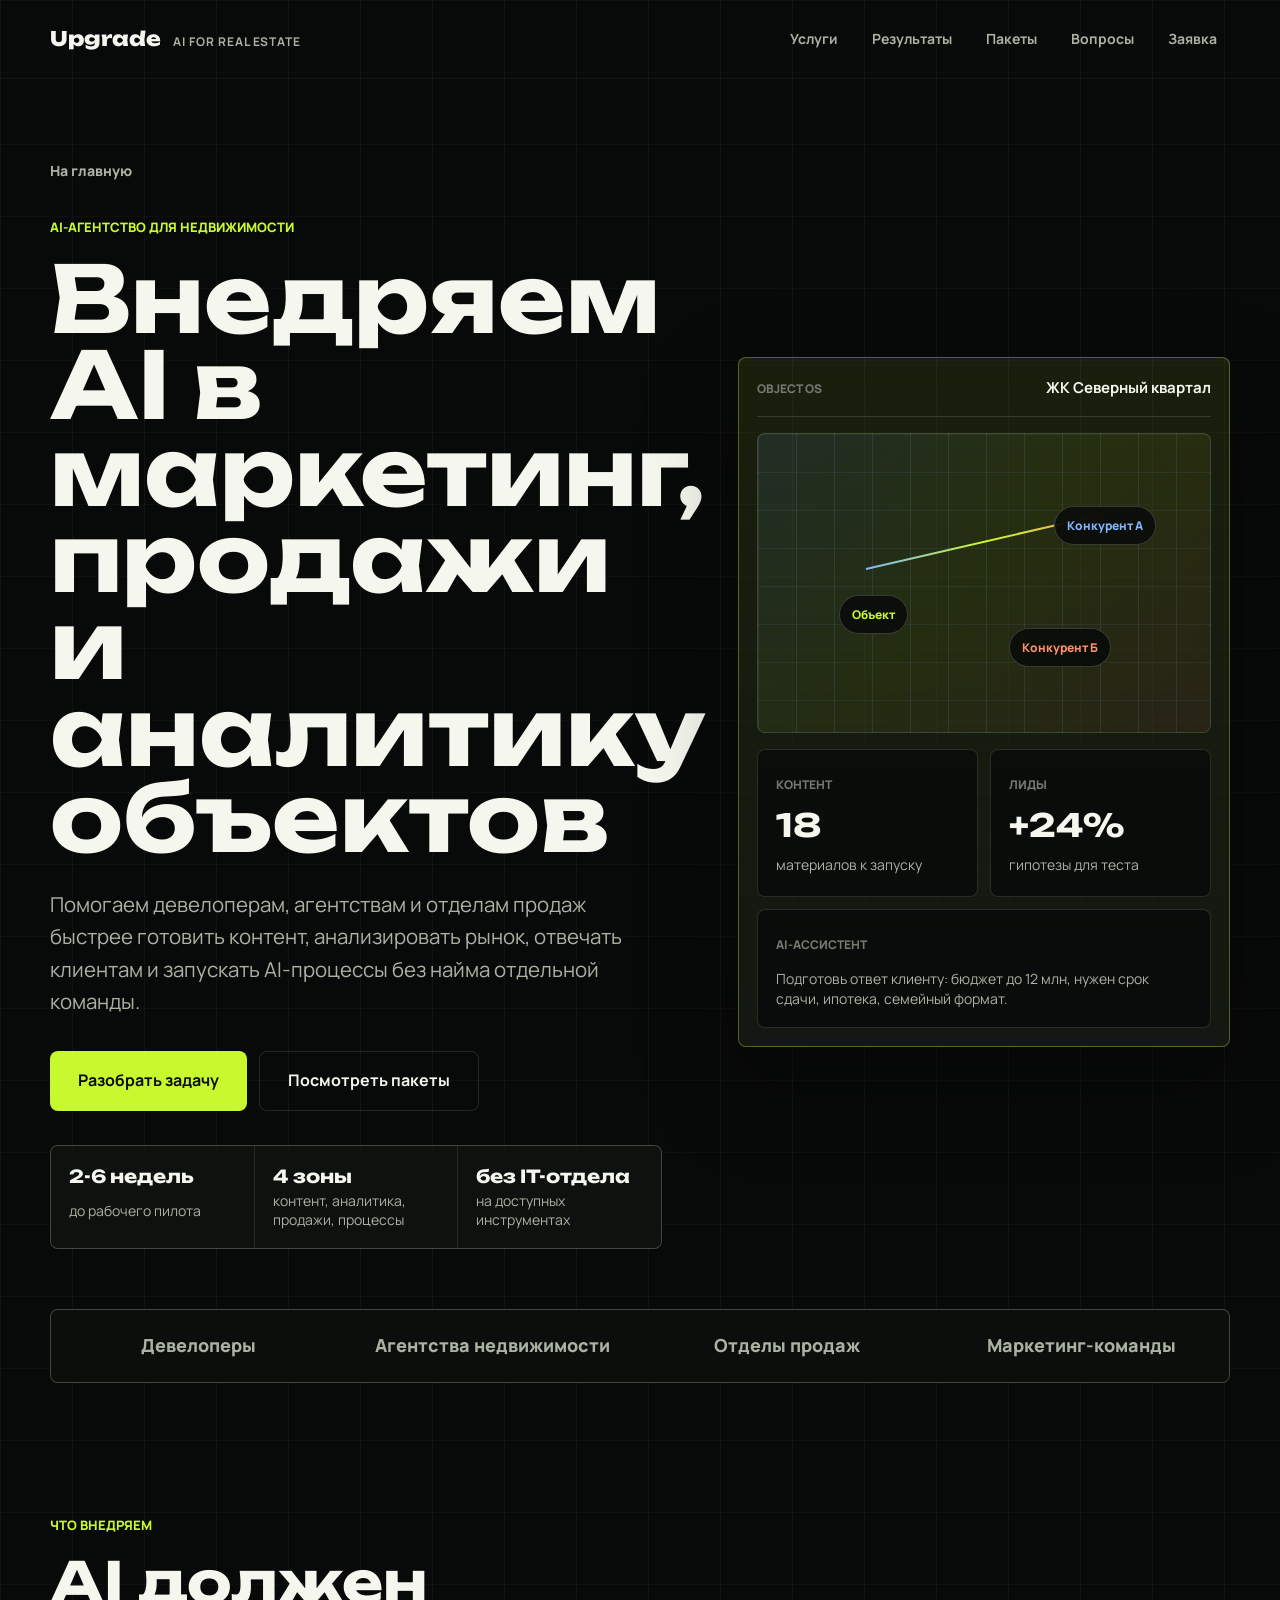
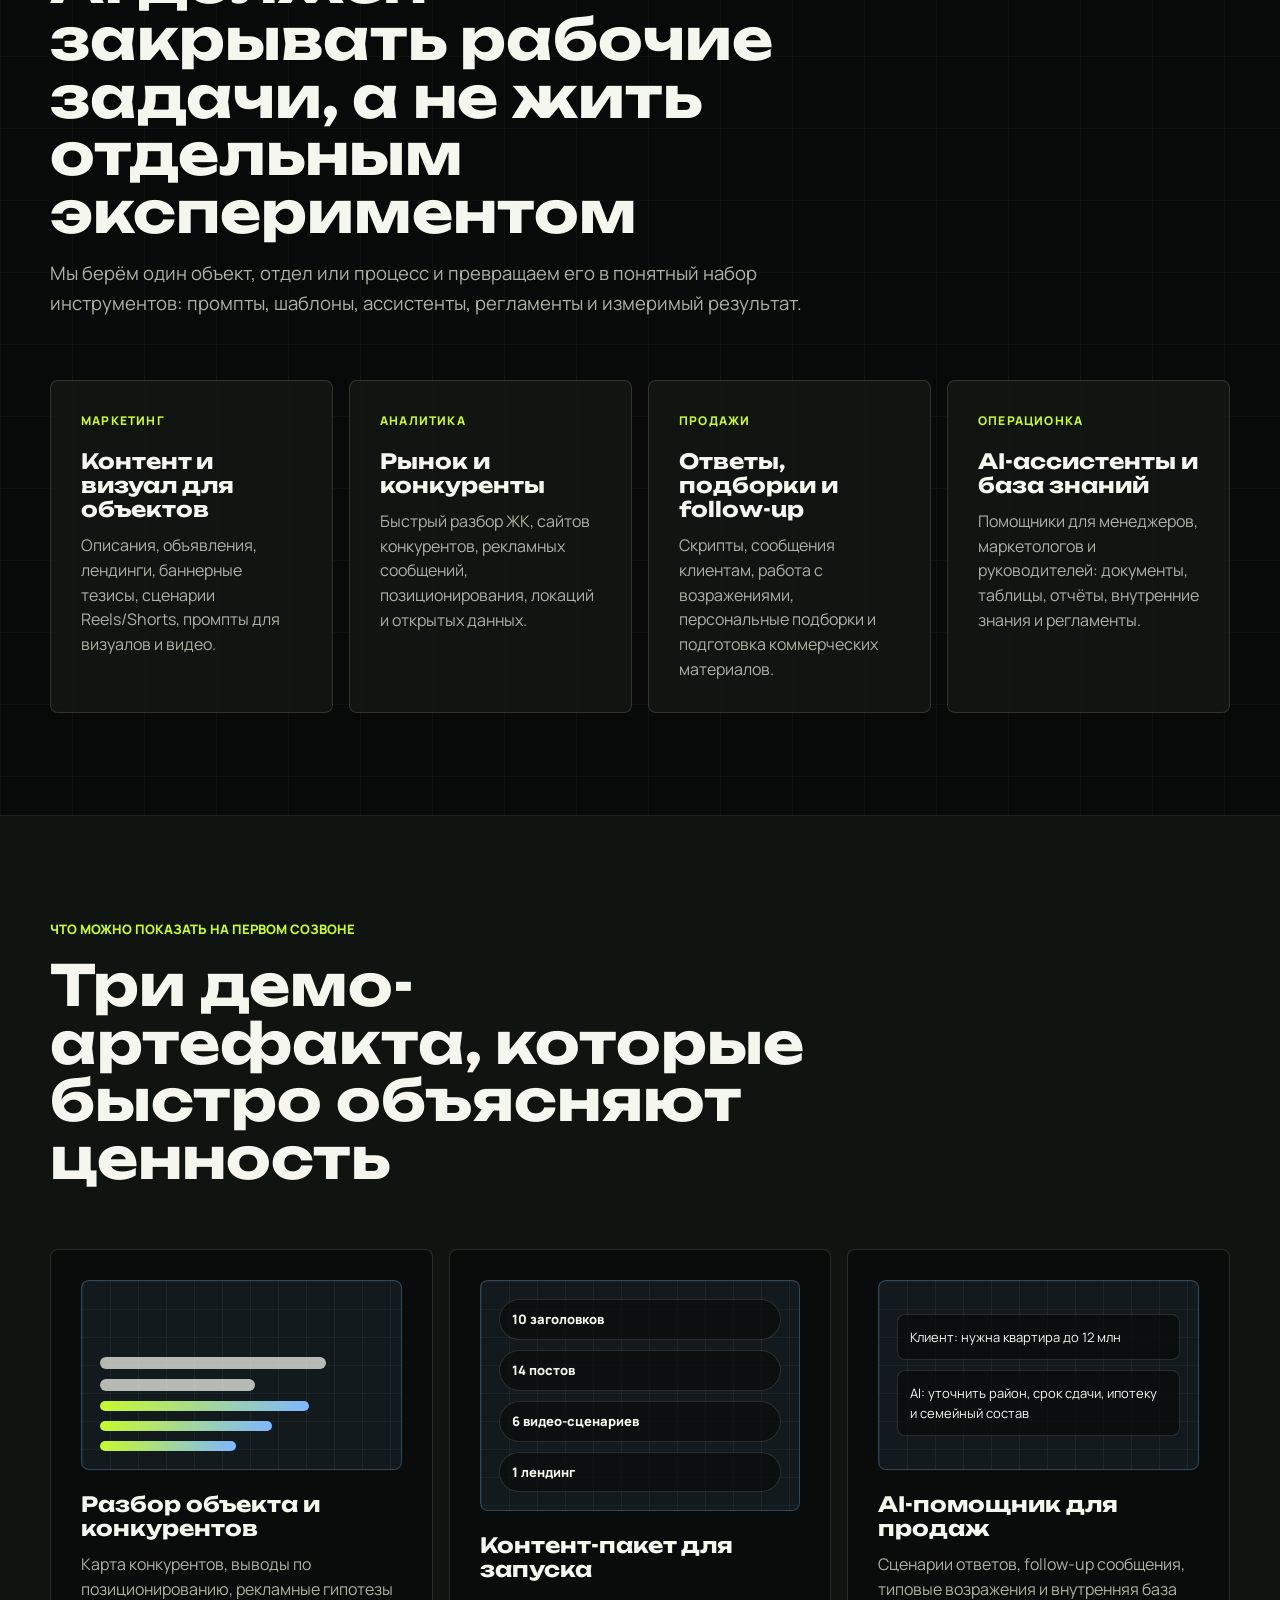
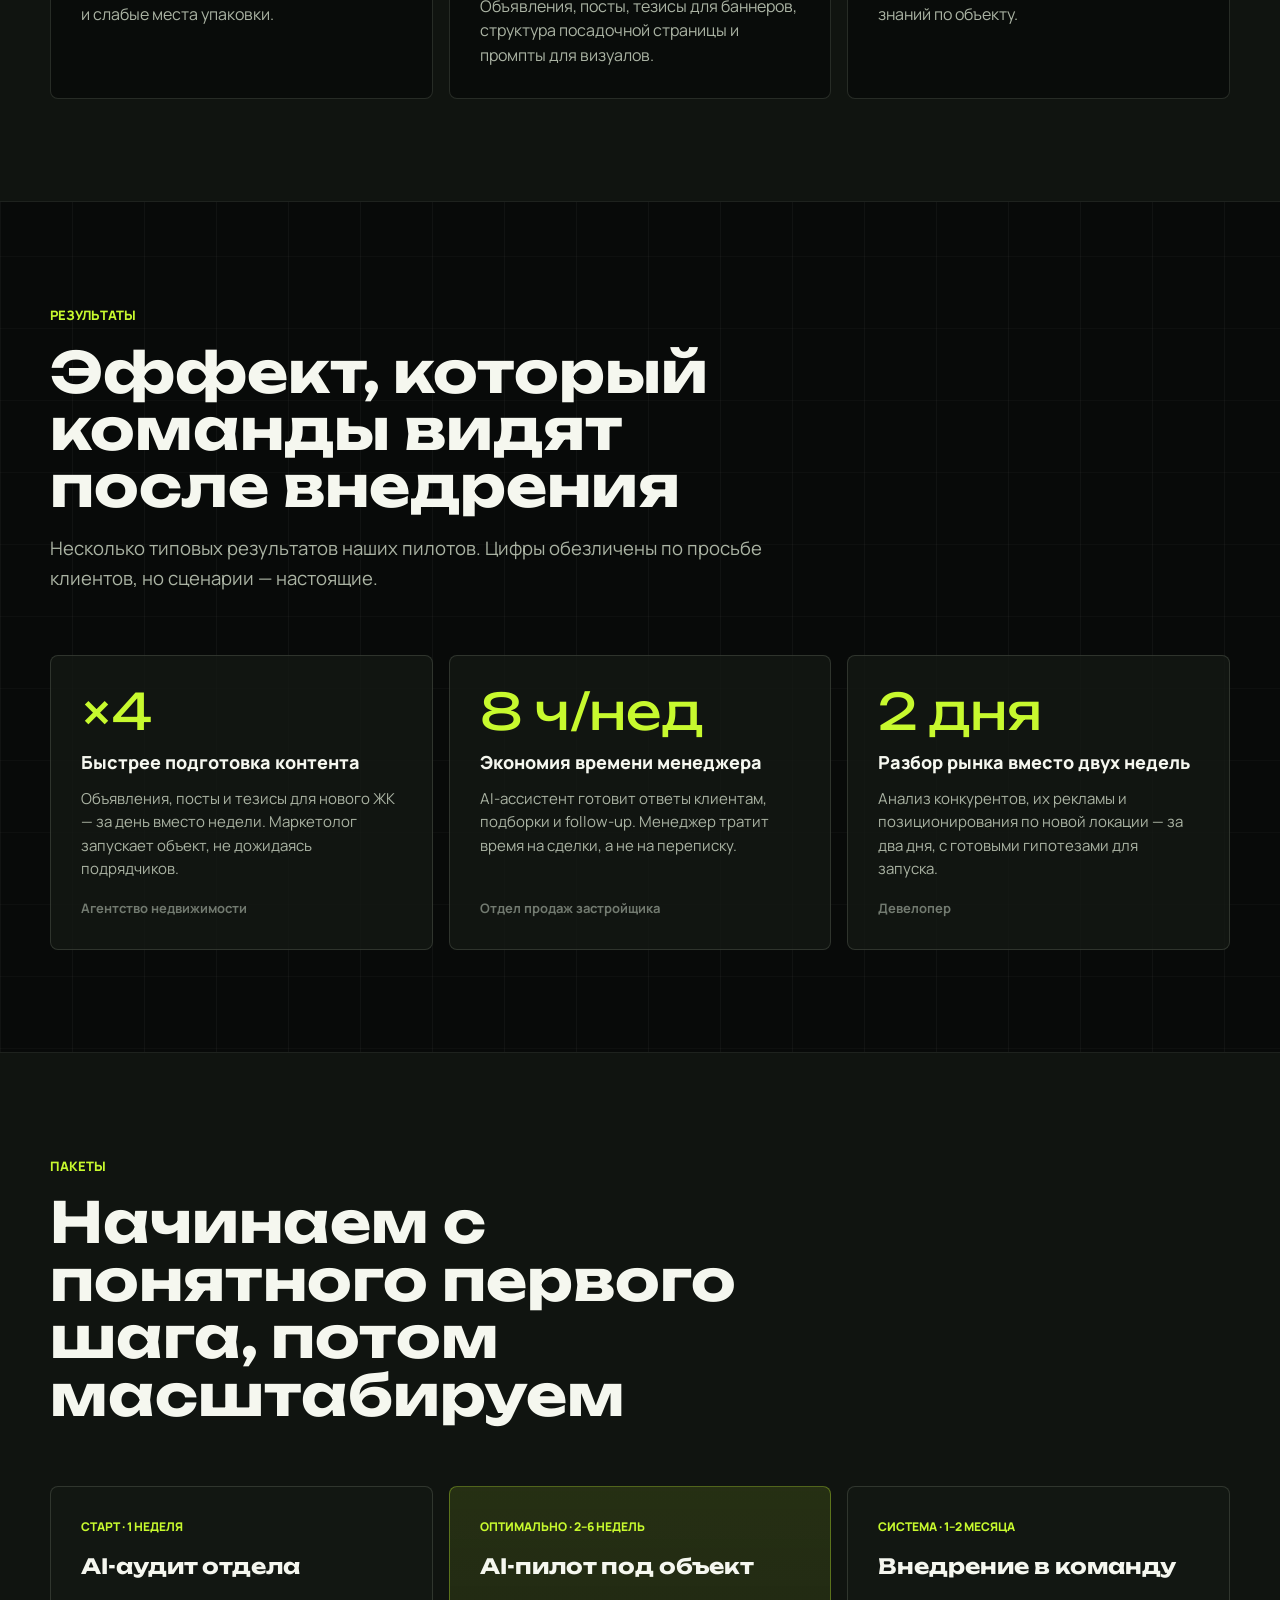
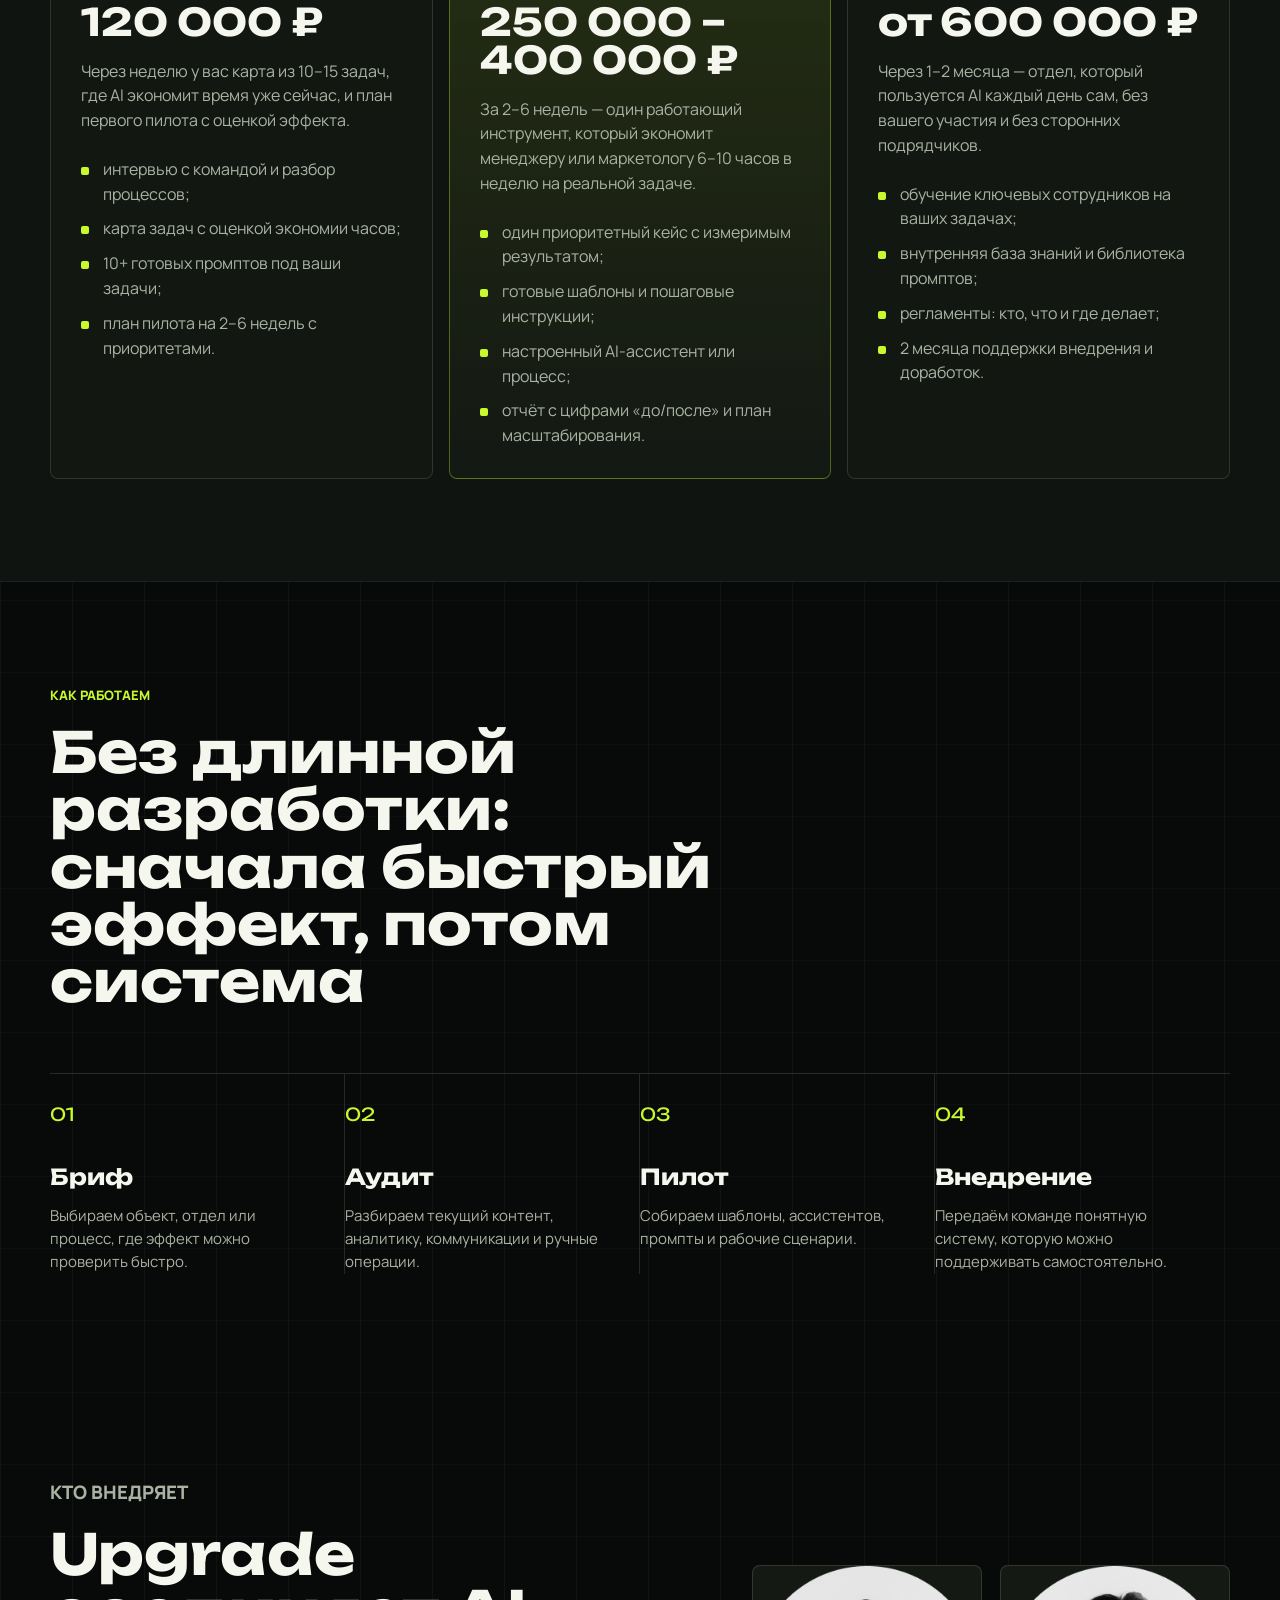
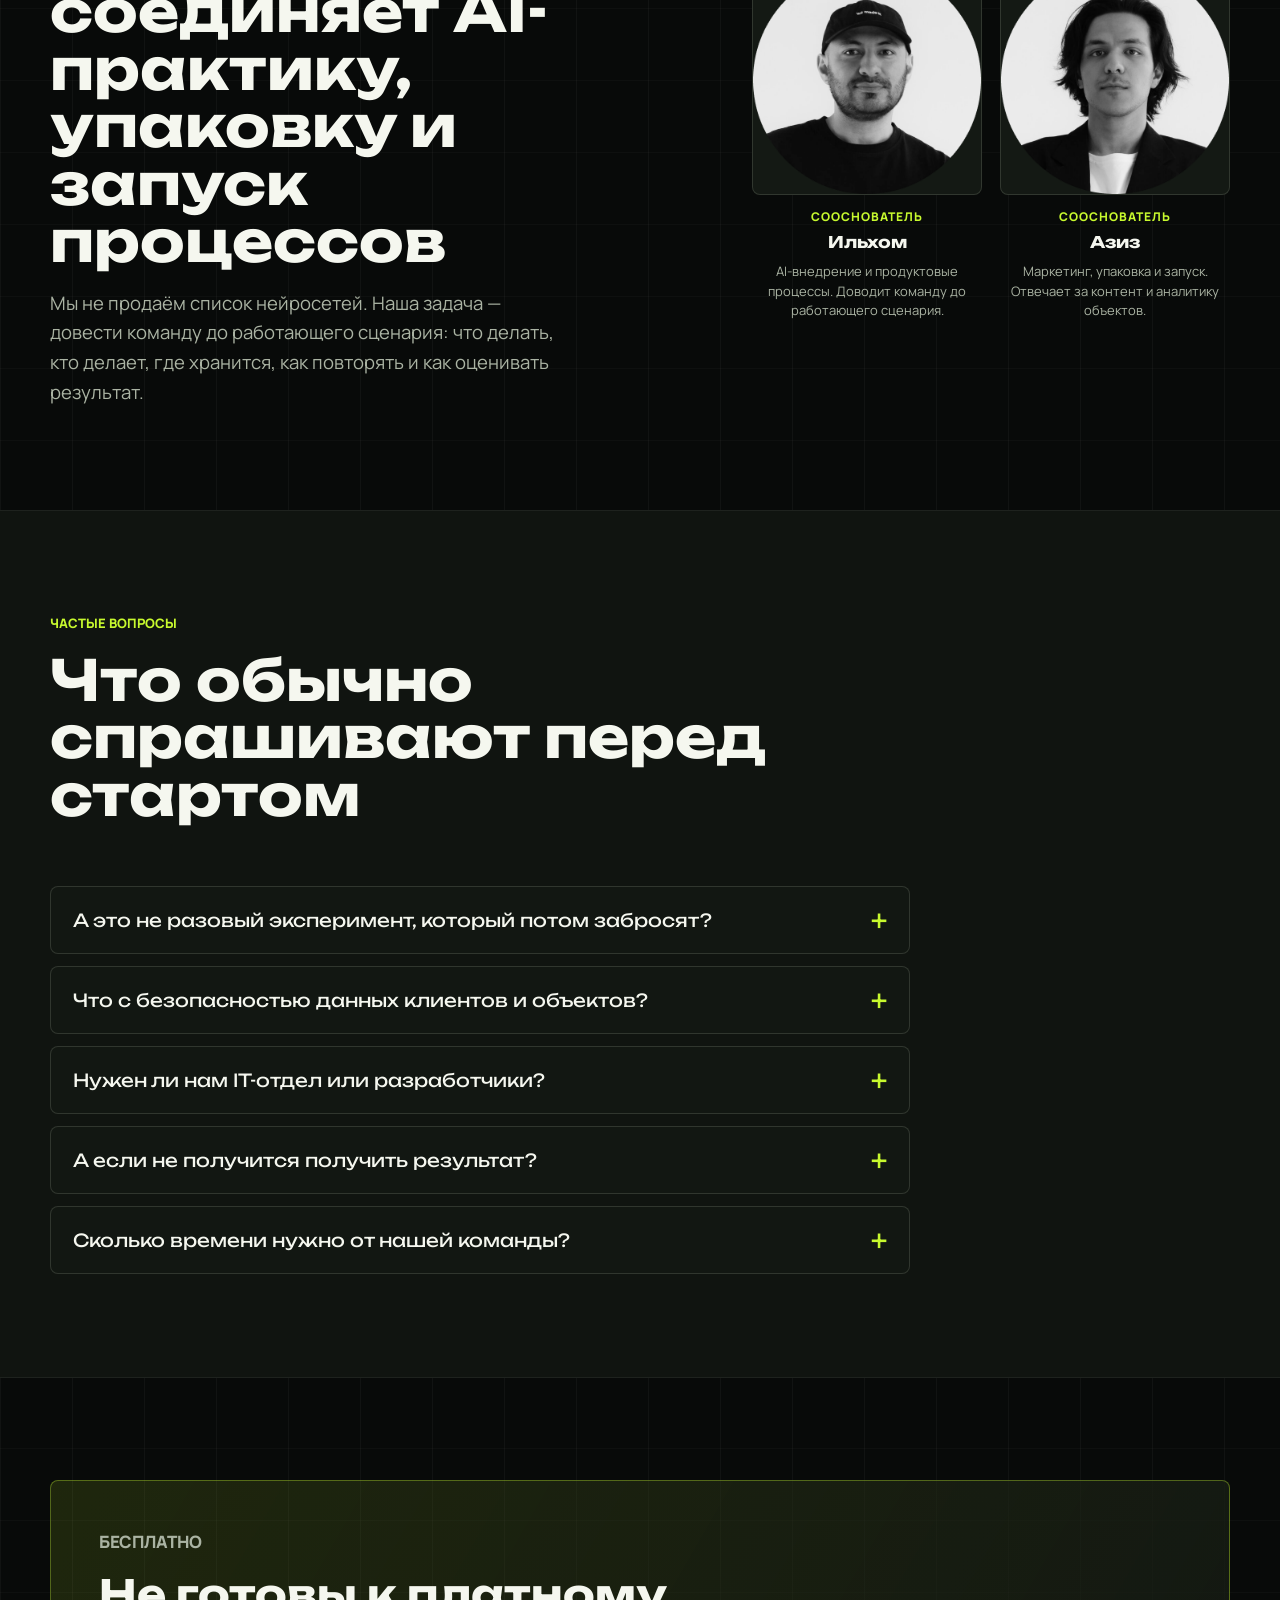
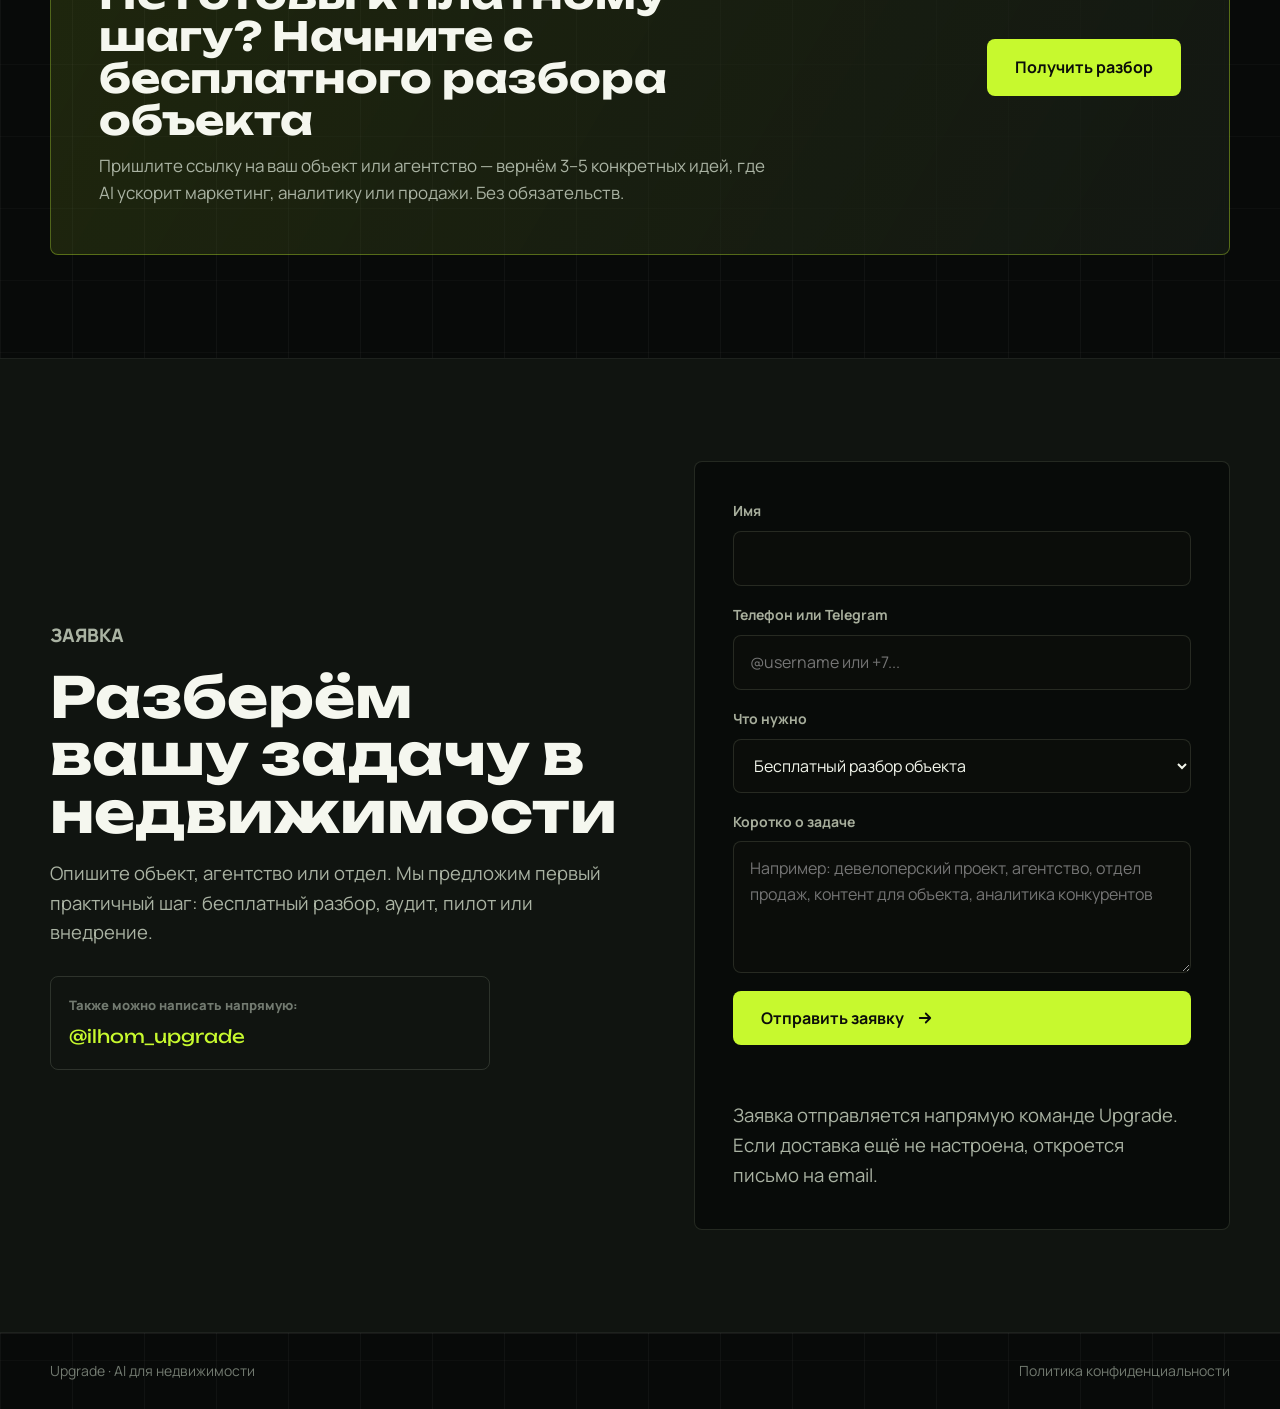
<file: project/ai-real-estate.html>
<!DOCTYPE html>
<html lang="ru">
<head>
<meta charset="UTF-8" />
<meta name="viewport" content="width=device-width, initial-scale=1.0" />
<title>AI для недвижимости — агентство внедрения ИИ | Upgrade</title>
<meta name="description" content="AI-агентство для девелоперов, агентств недвижимости и отделов продаж: аудит, пилоты, контент, аналитика рынка, автоматизация и AI-ассистенты." />
<link rel="canonical" href="https://weupgrade.ru/ai-real-estate" />
<meta property="og:title" content="AI для недвижимости — агентство внедрения ИИ | Upgrade" />
<meta property="og:description" content="Внедряем AI в маркетинг, аналитику, контент, продажи и операционные процессы недвижимости." />
<meta property="og:type" content="website" />
<meta property="og:url" content="https://weupgrade.ru/ai-real-estate" />
<meta property="og:image" content="https://weupgrade.ru/assets/training-audience.jpg" />
<meta name="twitter:card" content="summary_large_image" />
<meta name="twitter:title" content="AI для недвижимости — агентство внедрения ИИ | Upgrade" />
<meta name="twitter:description" content="Прикладные AI-системы для девелоперов, агентств недвижимости и отделов продаж." />
<meta name="twitter:image" content="https://weupgrade.ru/assets/training-audience.jpg" />
<link rel="icon" href="assets/favicon.svg" type="image/svg+xml" />
<link rel="preconnect" href="https://fonts.googleapis.com" />
<link rel="preconnect" href="https://fonts.gstatic.com" crossorigin />
<link href="https://fonts.googleapis.com/css2?family=Unbounded:wght@600;700;800;900&amp;family=Manrope:wght@400;500;600;700;800&amp;display=swap" rel="stylesheet" />
<link rel="stylesheet" href="styles.css" />
<script type="application/ld+json">
{
  "@context": "https://schema.org",
  "@type": "ProfessionalService",
  "name": "Upgrade AI для недвижимости",
  "url": "https://weupgrade.ru/ai-real-estate",
  "description": "Внедрение искусственного интеллекта в маркетинг, аналитику, продажи и операционные процессы недвижимости.",
  "areaServed": "RU",
  "brand": {
    "@type": "Brand",
    "name": "Upgrade"
  },
  "priceRange": "от 120 000 ₽"
}
</script>
<script type="application/ld+json">
{
  "@context": "https://schema.org",
  "@type": "FAQPage",
  "mainEntity": [
    {
      "@type": "Question",
      "name": "А это не разовый эксперимент, который потом забросят?",
      "acceptedAnswer": {
        "@type": "Answer",
        "text": "Нет. Мы передаём готовую систему: шаблоны, инструкции, регламенты и обученных сотрудников. Команда продолжает пользоваться инструментами без нас."
      }
    },
    {
      "@type": "Question",
      "name": "Что с безопасностью данных клиентов и объектов?",
      "acceptedAnswer": {
        "@type": "Answer",
        "text": "Работаем по вашим правилам: подбираем инструменты с нужным уровнем приватности и фиксируем регламент, что можно отдавать AI, а что нет."
      }
    },
    {
      "@type": "Question",
      "name": "Нужен ли нам IT-отдел или разработчики?",
      "acceptedAnswer": {
        "@type": "Answer",
        "text": "Нет. Мы собираем процессы на доступных инструментах, которыми пользуются маркетологи и менеджеры. Всё работает без программирования."
      }
    },
    {
      "@type": "Question",
      "name": "А если не получится получить результат?",
      "acceptedAnswer": {
        "@type": "Answer",
        "text": "Мы начинаем с аудита и небольшого пилота на одной задаче — эффект видно за 2–6 недель и без больших вложений. Масштабируем только то, что доказало пользу."
      }
    },
    {
      "@type": "Question",
      "name": "Сколько времени нужно от нашей команды?",
      "acceptedAnswer": {
        "@type": "Answer",
        "text": "На старте — пара часов на интервью и доступ к материалам. Дальше большую часть работы делаем мы, команда подключается на коротких созвонах."
      }
    }
  ]
}
</script>
</head>
<body class="realty-page">
<header class="re-nav">
  <a class="re-brand" href="index.html" aria-label="Upgrade">
    <span>Upgrade</span>
    <small>AI for real estate</small>
  </a>
  <nav class="re-links" aria-label="Навигация по странице">
    <a href="#services">Услуги</a>
    <a href="#results">Результаты</a>
    <a href="#packages">Пакеты</a>
    <a href="#faq">Вопросы</a>
    <a href="#lead">Заявка</a>
  </nav>
</header>

<main>
  <section class="re-hero">
    <div class="re-shell re-hero__grid">
      <div class="re-hero__copy">
        <a class="re-back" href="index.html">На главную</a>
        <p class="re-kicker">AI-агентство для недвижимости</p>
        <h1>Внедряем AI в маркетинг, продажи и аналитику объектов</h1>
        <p class="re-lead">Помогаем девелоперам, агентствам и отделам продаж быстрее готовить контент, анализировать рынок, отвечать клиентам и запускать AI-процессы без найма отдельной команды.</p>
        <div class="re-actions">
          <a class="btn btn--lime" href="#lead">Разобрать задачу</a>
          <a class="btn btn--ghost" href="#packages">Посмотреть пакеты</a>
        </div>
        <div class="re-proofline" aria-label="Ключевые показатели">
          <span><strong>2-6 недель</strong> до рабочего пилота</span>
          <span><strong>4 зоны</strong> контент, аналитика, продажи, процессы</span>
          <span><strong>без IT-отдела</strong> на доступных инструментах</span>
        </div>
      </div>

      <div class="re-console" aria-label="Визуализация AI-системы для объекта недвижимости">
        <div class="re-console__top">
          <span>Object OS</span>
          <strong>ЖК Северный квартал</strong>
        </div>
        <div class="re-console__map">
          <span class="re-pin re-pin--main">Объект</span>
          <span class="re-pin re-pin--a">Конкурент А</span>
          <span class="re-pin re-pin--b">Конкурент Б</span>
          <span class="re-route"></span>
        </div>
        <div class="re-console__grid">
          <div class="re-pane">
            <span>Контент</span>
            <strong>18</strong>
            <small>материалов к запуску</small>
          </div>
          <div class="re-pane">
            <span>Лиды</span>
            <strong>+24%</strong>
            <small>гипотезы для теста</small>
          </div>
          <div class="re-pane re-pane--wide">
            <span>AI-ассистент</span>
            <p>Подготовь ответ клиенту: бюджет до 12 млн, нужен срок сдачи, ипотека, семейный формат.</p>
          </div>
        </div>
      </div>
    </div>
  </section>

  <section class="re-section re-strip" aria-label="Для кого">
    <div class="re-shell re-strip__grid">
      <div>Девелоперы</div>
      <div>Агентства недвижимости</div>
      <div>Отделы продаж</div>
      <div>Маркетинг-команды</div>
    </div>
  </section>

  <section class="re-section" id="services">
    <div class="re-shell">
      <div class="re-section__head">
        <p class="re-kicker">Что внедряем</p>
        <h2>AI должен закрывать рабочие задачи, а не жить отдельным экспериментом</h2>
        <p>Мы берём один объект, отдел или процесс и превращаем его в понятный набор инструментов: промпты, шаблоны, ассистенты, регламенты и измеримый результат.</p>
      </div>
      <div class="re-service-grid">
        <article class="re-service">
          <span>Маркетинг</span>
          <h3>Контент и визуал для объектов</h3>
          <p>Описания, объявления, лендинги, баннерные тезисы, сценарии Reels/Shorts, промпты для визуалов и видео.</p>
        </article>
        <article class="re-service">
          <span>Аналитика</span>
          <h3>Рынок и конкуренты</h3>
          <p>Быстрый разбор ЖК, сайтов конкурентов, рекламных сообщений, позиционирования, локаций и открытых данных.</p>
        </article>
        <article class="re-service">
          <span>Продажи</span>
          <h3>Ответы, подборки и follow-up</h3>
          <p>Скрипты, сообщения клиентам, работа с возражениями, персональные подборки и подготовка коммерческих материалов.</p>
        </article>
        <article class="re-service">
          <span>Операционка</span>
          <h3>AI-ассистенты и база знаний</h3>
          <p>Помощники для менеджеров, маркетологов и руководителей: документы, таблицы, отчёты, внутренние знания и регламенты.</p>
        </article>
      </div>
    </div>
  </section>

  <section class="re-section re-section--panel" id="cases">
    <div class="re-shell">
      <div class="re-section__head">
        <p class="re-kicker">Что можно показать на первом созвоне</p>
        <h2>Три демо-артефакта, которые быстро объясняют ценность</h2>
      </div>
      <div class="re-demo-grid">
        <article class="re-demo">
          <div class="re-demo__screen">
            <span class="re-line w80"></span>
            <span class="re-line w55"></span>
            <span class="re-bar" style="--w: 74%"></span>
            <span class="re-bar" style="--w: 61%"></span>
            <span class="re-bar" style="--w: 48%"></span>
          </div>
          <h3>Разбор объекта и конкурентов</h3>
          <p>Карта конкурентов, выводы по позиционированию, рекламные гипотезы и слабые места упаковки.</p>
        </article>
        <article class="re-demo">
          <div class="re-demo__screen re-demo__screen--copy">
            <span>10 заголовков</span>
            <span>14 постов</span>
            <span>6 видео-сценариев</span>
            <span>1 лендинг</span>
          </div>
          <h3>Контент-пакет для запуска</h3>
          <p>Объявления, посты, тезисы для баннеров, структура посадочной страницы и промпты для визуалов.</p>
        </article>
        <article class="re-demo">
          <div class="re-demo__screen re-demo__screen--chat">
            <p>Клиент: нужна квартира до 12 млн</p>
            <p>AI: уточнить район, срок сдачи, ипотеку и семейный состав</p>
          </div>
          <h3>AI-помощник для продаж</h3>
          <p>Сценарии ответов, follow-up сообщения, типовые возражения и внутренняя база знаний по объекту.</p>
        </article>
      </div>
    </div>
  </section>

  <section class="re-section" id="results">
    <div class="re-shell">
      <div class="re-section__head">
        <p class="re-kicker">Результаты</p>
        <h2>Эффект, который команды видят после внедрения</h2>
        <p>Несколько типовых результатов наших пилотов. Цифры обезличены по просьбе клиентов, но сценарии — настоящие.</p>
      </div>
      <div class="re-results-grid">
        <article class="re-result">
          <span class="re-result__metric">×4</span>
          <span class="re-result__label">Быстрее подготовка контента</span>
          <p>Объявления, посты и тезисы для нового ЖК — за день вместо недели. Маркетолог запускает объект, не дожидаясь подрядчиков.</p>
          <span class="re-result__tag">Агентство недвижимости</span>
        </article>
        <article class="re-result">
          <span class="re-result__metric">8 ч/нед</span>
          <span class="re-result__label">Экономия времени менеджера</span>
          <p>AI-ассистент готовит ответы клиентам, подборки и follow-up. Менеджер тратит время на сделки, а не на переписку.</p>
          <span class="re-result__tag">Отдел продаж застройщика</span>
        </article>
        <article class="re-result">
          <span class="re-result__metric">2 дня</span>
          <span class="re-result__label">Разбор рынка вместо двух недель</span>
          <p>Анализ конкурентов, их рекламы и позиционирования по новой локации — за два дня, с готовыми гипотезами для запуска.</p>
          <span class="re-result__tag">Девелопер</span>
        </article>
      </div>
    </div>
  </section>

  <section class="re-section re-section--panel" id="packages">
    <div class="re-shell">
      <div class="re-section__head">
        <p class="re-kicker">Пакеты</p>
        <h2>Начинаем с понятного первого шага, потом масштабируем</h2>
      </div>
      <div class="re-package-grid">
        <article class="re-package">
          <span class="re-package__label">Старт · 1 неделя</span>
          <h3>AI-аудит отдела</h3>
          <strong>120 000 ₽</strong>
          <p>Через неделю у вас карта из 10–15 задач, где AI экономит время уже сейчас, и план первого пилота с оценкой эффекта.</p>
          <ul>
            <li>интервью с командой и разбор процессов;</li>
            <li>карта задач с оценкой экономии часов;</li>
            <li>10+ готовых промптов под ваши задачи;</li>
            <li>план пилота на 2–6 недель с приоритетами.</li>
          </ul>
        </article>
        <article class="re-package re-package--featured">
          <span class="re-package__label">Оптимально · 2–6 недель</span>
          <h3>AI-пилот под объект</h3>
          <strong>250 000 – 400 000 ₽</strong>
          <p>За 2–6 недель — один работающий инструмент, который экономит менеджеру или маркетологу 6–10 часов в неделю на реальной задаче.</p>
          <ul>
            <li>один приоритетный кейс с измеримым результатом;</li>
            <li>готовые шаблоны и пошаговые инструкции;</li>
            <li>настроенный AI-ассистент или процесс;</li>
            <li>отчёт с цифрами «до/после» и план масштабирования.</li>
          </ul>
        </article>
        <article class="re-package">
          <span class="re-package__label">Система · 1–2 месяца</span>
          <h3>Внедрение в команду</h3>
          <strong>от 600 000 ₽</strong>
          <p>Через 1–2 месяца — отдел, который пользуется AI каждый день сам, без вашего участия и без сторонних подрядчиков.</p>
          <ul>
            <li>обучение ключевых сотрудников на ваших задачах;</li>
            <li>внутренняя база знаний и библиотека промптов;</li>
            <li>регламенты: кто, что и где делает;</li>
            <li>2 месяца поддержки внедрения и доработок.</li>
          </ul>
        </article>
      </div>
    </div>
  </section>

  <section class="re-section re-process">
    <div class="re-shell">
      <div class="re-section__head">
        <p class="re-kicker">Как работаем</p>
        <h2>Без длинной разработки: сначала быстрый эффект, потом система</h2>
      </div>
      <div class="re-process__grid">
        <div><span>01</span><strong>Бриф</strong><p>Выбираем объект, отдел или процесс, где эффект можно проверить быстро.</p></div>
        <div><span>02</span><strong>Аудит</strong><p>Разбираем текущий контент, аналитику, коммуникации и ручные операции.</p></div>
        <div><span>03</span><strong>Пилот</strong><p>Собираем шаблоны, ассистентов, промпты и рабочие сценарии.</p></div>
        <div><span>04</span><strong>Внедрение</strong><p>Передаём команде понятную систему, которую можно поддерживать самостоятельно.</p></div>
      </div>
    </div>
  </section>

  <section class="re-section re-team">
    <div class="re-shell re-team__grid">
      <div>
        <p class="re-kicker">Кто внедряет</p>
        <h2>Upgrade соединяет AI-практику, упаковку и запуск процессов</h2>
        <p>Мы не продаём список нейросетей. Наша задача — довести команду до работающего сценария: что делать, кто делает, где хранится, как повторять и как оценивать результат.</p>
      </div>
      <div class="re-team__photos" aria-label="Команда Upgrade">
        <figure class="re-person">
          <img src="assets/founder-ilhom.png" alt="Ильхом, сооснователь Upgrade" />
          <figcaption>
            <span>Сооснователь</span>
            <strong>Ильхом</strong>
            <small>AI-внедрение и продуктовые процессы. Доводит команду до работающего сценария.</small>
          </figcaption>
        </figure>
        <figure class="re-person">
          <img src="assets/founder-aziz.png" alt="Азиз, сооснователь Upgrade" />
          <figcaption>
            <span>Сооснователь</span>
            <strong>Азиз</strong>
            <small>Маркетинг, упаковка и запуск. Отвечает за контент и аналитику объектов.</small>
          </figcaption>
        </figure>
      </div>
    </div>
  </section>

  <section class="re-section re-section--panel" id="faq">
    <div class="re-shell">
      <div class="re-section__head">
        <p class="re-kicker">Частые вопросы</p>
        <h2>Что обычно спрашивают перед стартом</h2>
      </div>
      <div class="re-faq-grid">
        <details class="re-faq__item">
          <summary>А это не разовый эксперимент, который потом забросят?</summary>
          <p>Нет. Мы передаём не «поигрались с нейросетью», а готовую систему: шаблоны, инструкции, регламенты и обученных сотрудников. Команда продолжает пользоваться инструментами без нас.</p>
        </details>
        <details class="re-faq__item">
          <summary>Что с безопасностью данных клиентов и объектов?</summary>
          <p>Работаем по вашим правилам: подбираем инструменты с нужным уровнем приватности, не загружаем персональные данные туда, где это запрещено, и фиксируем регламент, что можно отдавать AI, а что нет.</p>
        </details>
        <details class="re-faq__item">
          <summary>Нужен ли нам IT-отдел или разработчики?</summary>
          <p>Нет. Мы собираем процессы на доступных инструментах, которыми пользуются маркетологи и менеджеры. Всё работает без программирования и без отдельной команды.</p>
        </details>
        <details class="re-faq__item">
          <summary>А если не получится получить результат?</summary>
          <p>Поэтому мы начинаем с аудита и небольшого пилота на одной задаче — эффект видно за 2–6 недель и без больших вложений. Масштабируем только то, что уже доказало пользу.</p>
        </details>
        <details class="re-faq__item">
          <summary>Сколько времени нужно от нашей команды?</summary>
          <p>На старте — пара часов на интервью и доступ к материалам. Дальше большую часть работы делаем мы, а команда подключается на коротких созвонах и приёмке результата.</p>
        </details>
      </div>
    </div>
  </section>

  <section class="re-section re-magnet">
    <div class="re-shell">
      <div>
        <p class="re-kicker">Бесплатно</p>
        <h2>Не готовы к платному шагу? Начните с бесплатного разбора объекта</h2>
        <p>Пришлите ссылку на ваш объект или агентство — вернём 3–5 конкретных идей, где AI ускорит маркетинг, аналитику или продажи. Без обязательств.</p>
      </div>
      <div class="re-magnet__cta">
        <a class="btn btn--lime" href="#lead">Получить разбор</a>
      </div>
    </div>
  </section>

  <section class="re-section re-final" id="lead">
    <div class="re-shell re-final__grid">
      <div>
        <p class="re-kicker">Заявка</p>
        <h2>Разберём вашу задачу в недвижимости</h2>
        <p>Опишите объект, агентство или отдел. Мы предложим первый практичный шаг: бесплатный разбор, аудит, пилот или внедрение.</p>
        <div class="re-contact">
          <span>Также можно написать напрямую:</span>
          <a href="https://t.me/ilhom_upgrade" target="_blank" rel="noopener">@ilhom_upgrade</a>
        </div>
      </div>
      <form class="lead__form re-form" data-lead-form>
        <input name="source" type="hidden" value="ai-real-estate" />
        <label class="lead__honeypot" aria-hidden="true">
          <span>Компания</span>
          <input name="company" type="text" tabindex="-1" autocomplete="off" />
        </label>
        <label>
          <span>Имя</span>
          <input name="name" type="text" autocomplete="name" required />
        </label>
        <label>
          <span>Телефон или Telegram</span>
          <input name="contact" type="text" autocomplete="tel" placeholder="@username или +7..." required />
        </label>
        <label>
          <span>Что нужно</span>
          <select name="format" required>
            <option value="Бесплатный разбор объекта">Бесплатный разбор объекта</option>
            <option value="AI-аудит недвижимости">AI-аудит недвижимости</option>
            <option value="AI-пилот под объект">AI-пилот под объект</option>
            <option value="AI-система для отдела">AI-система для отдела</option>
            <option value="Пока хочу обсудить">Пока хочу обсудить</option>
          </select>
        </label>
        <label>
          <span>Коротко о задаче</span>
          <textarea name="message" rows="4" placeholder="Например: девелоперский проект, агентство, отдел продаж, контент для объекта, аналитика конкурентов"></textarea>
        </label>
        <button class="btn btn--lime" type="submit">Отправить заявку
          <svg viewBox="0 0 24 24" fill="none" stroke="currentColor" stroke-width="2.4" stroke-linecap="round" stroke-linejoin="round"><path d="M5 12h14M13 6l6 6-6 6"/></svg>
        </button>
        <p class="lead__status" data-lead-status aria-live="polite"></p>
        <p class="lead__note">Заявка отправляется напрямую команде Upgrade. Если доставка ещё не настроена, откроется письмо на email.</p>
      </form>
    </div>
  </section>
</main>

<footer class="re-footer">
  <div class="re-shell">
    <span>Upgrade · AI для недвижимости</span>
    <a href="privacy.html">Политика конфиденциальности</a>
  </div>
</footer>

<script src="app.js" defer></script>
</body>
</html>
</file>
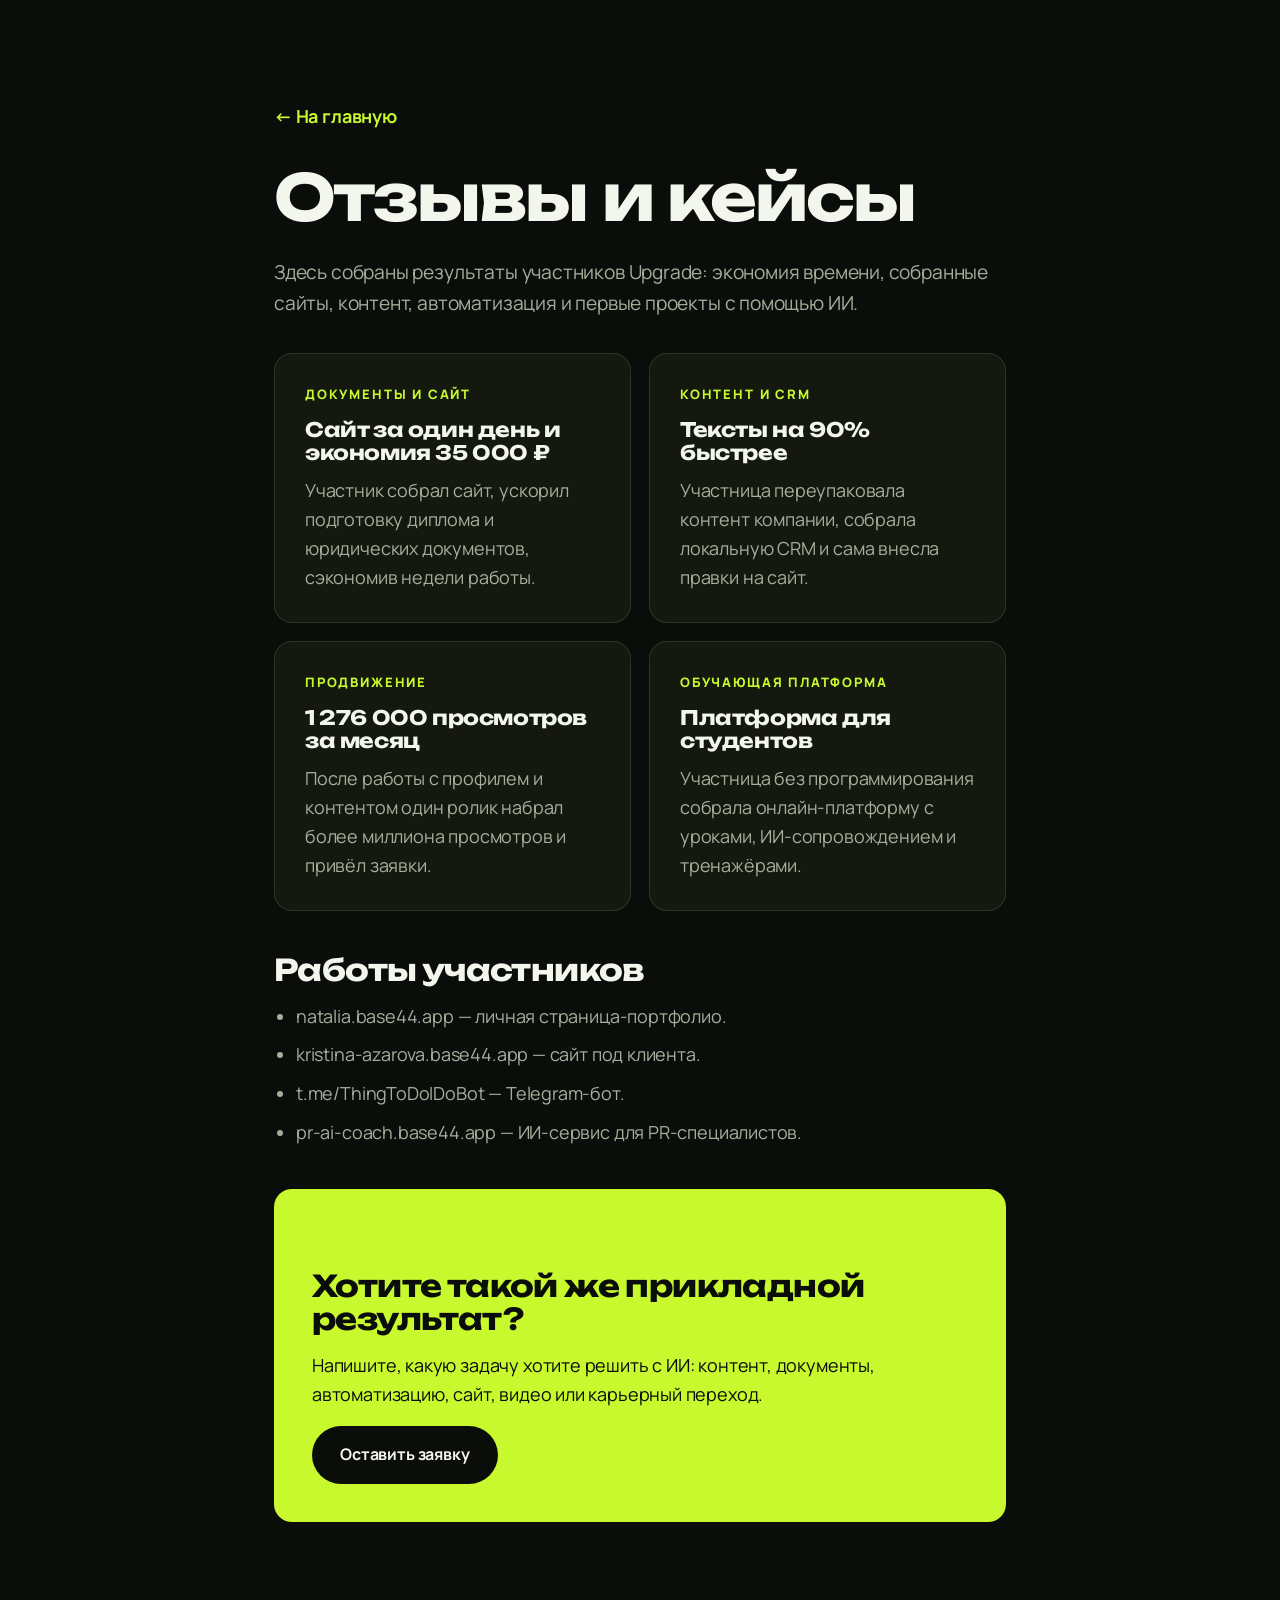
<file: project/cases.html>
<!DOCTYPE html>
<html lang="ru">
<head>
<meta charset="UTF-8" />
<meta name="viewport" content="width=device-width, initial-scale=1.0" />
<title>Отзывы и кейсы — Upgrade</title>
<meta name="description" content="Отзывы и результаты участников курсов и воркшопов Upgrade по искусственному интеллекту." />
<link rel="canonical" href="https://weupgrade.ru/cases" />
<link rel="icon" href="assets/favicon.svg" type="image/svg+xml" />
<link rel="preconnect" href="https://fonts.googleapis.com" />
<link rel="preconnect" href="https://fonts.gstatic.com" crossorigin />
<link href="https://fonts.googleapis.com/css2?family=Unbounded:wght@600;700;800;900&amp;family=Manrope:wght@400;500;600;700;800&amp;display=swap" rel="stylesheet" />
<link rel="stylesheet" href="styles.css" />
</head>
<body class="doc-page">
<main class="wrap doc">
  <a class="doc__back" href="index.html">← На главную</a>
  <h1>Отзывы и кейсы</h1>
  <p class="doc__lead">Здесь собраны результаты участников Upgrade: экономия времени, собранные сайты, контент, автоматизация и первые проекты с помощью ИИ.</p>

  <div class="doc-grid">
    <article class="doc-card">
      <span class="doc-meta">Документы и сайт</span>
      <h3>Сайт за один день и экономия 35 000 ₽</h3>
      <p>Участник собрал сайт, ускорил подготовку диплома и юридических документов, сэкономив недели работы.</p>
    </article>
    <article class="doc-card">
      <span class="doc-meta">Контент и CRM</span>
      <h3>Тексты на 90% быстрее</h3>
      <p>Участница переупаковала контент компании, собрала локальную CRM и сама внесла правки на сайт.</p>
    </article>
    <article class="doc-card">
      <span class="doc-meta">Продвижение</span>
      <h3>1 276 000 просмотров за месяц</h3>
      <p>После работы с профилем и контентом один ролик набрал более миллиона просмотров и привёл заявки.</p>
    </article>
    <article class="doc-card">
      <span class="doc-meta">Обучающая платформа</span>
      <h3>Платформа для студентов</h3>
      <p>Участница без программирования собрала онлайн-платформу с уроками, ИИ-сопровождением и тренажёрами.</p>
    </article>
  </div>

  <h2>Работы участников</h2>
  <ul>
    <li><a href="https://natalia.base44.app" target="_blank" rel="noopener">natalia.base44.app</a> — личная страница-портфолио.</li>
    <li><a href="https://kristina-azarova.base44.app" target="_blank" rel="noopener">kristina-azarova.base44.app</a> — сайт под клиента.</li>
    <li><a href="https://t.me/ThingToDoIDoBot" target="_blank" rel="noopener">t.me/ThingToDoIDoBot</a> — Telegram-бот.</li>
    <li><a href="https://pr-ai-coach.base44.app" target="_blank" rel="noopener">pr-ai-coach.base44.app</a> — ИИ-сервис для PR-специалистов.</li>
  </ul>

  <div class="doc-cta">
    <h2>Хотите такой же прикладной результат?</h2>
    <p>Напишите, какую задачу хотите решить с ИИ: контент, документы, автоматизацию, сайт, видео или карьерный переход.</p>
    <a class="btn" href="index.html#lead">Оставить заявку</a>
  </div>
</main>
</body>
</html>
</file>
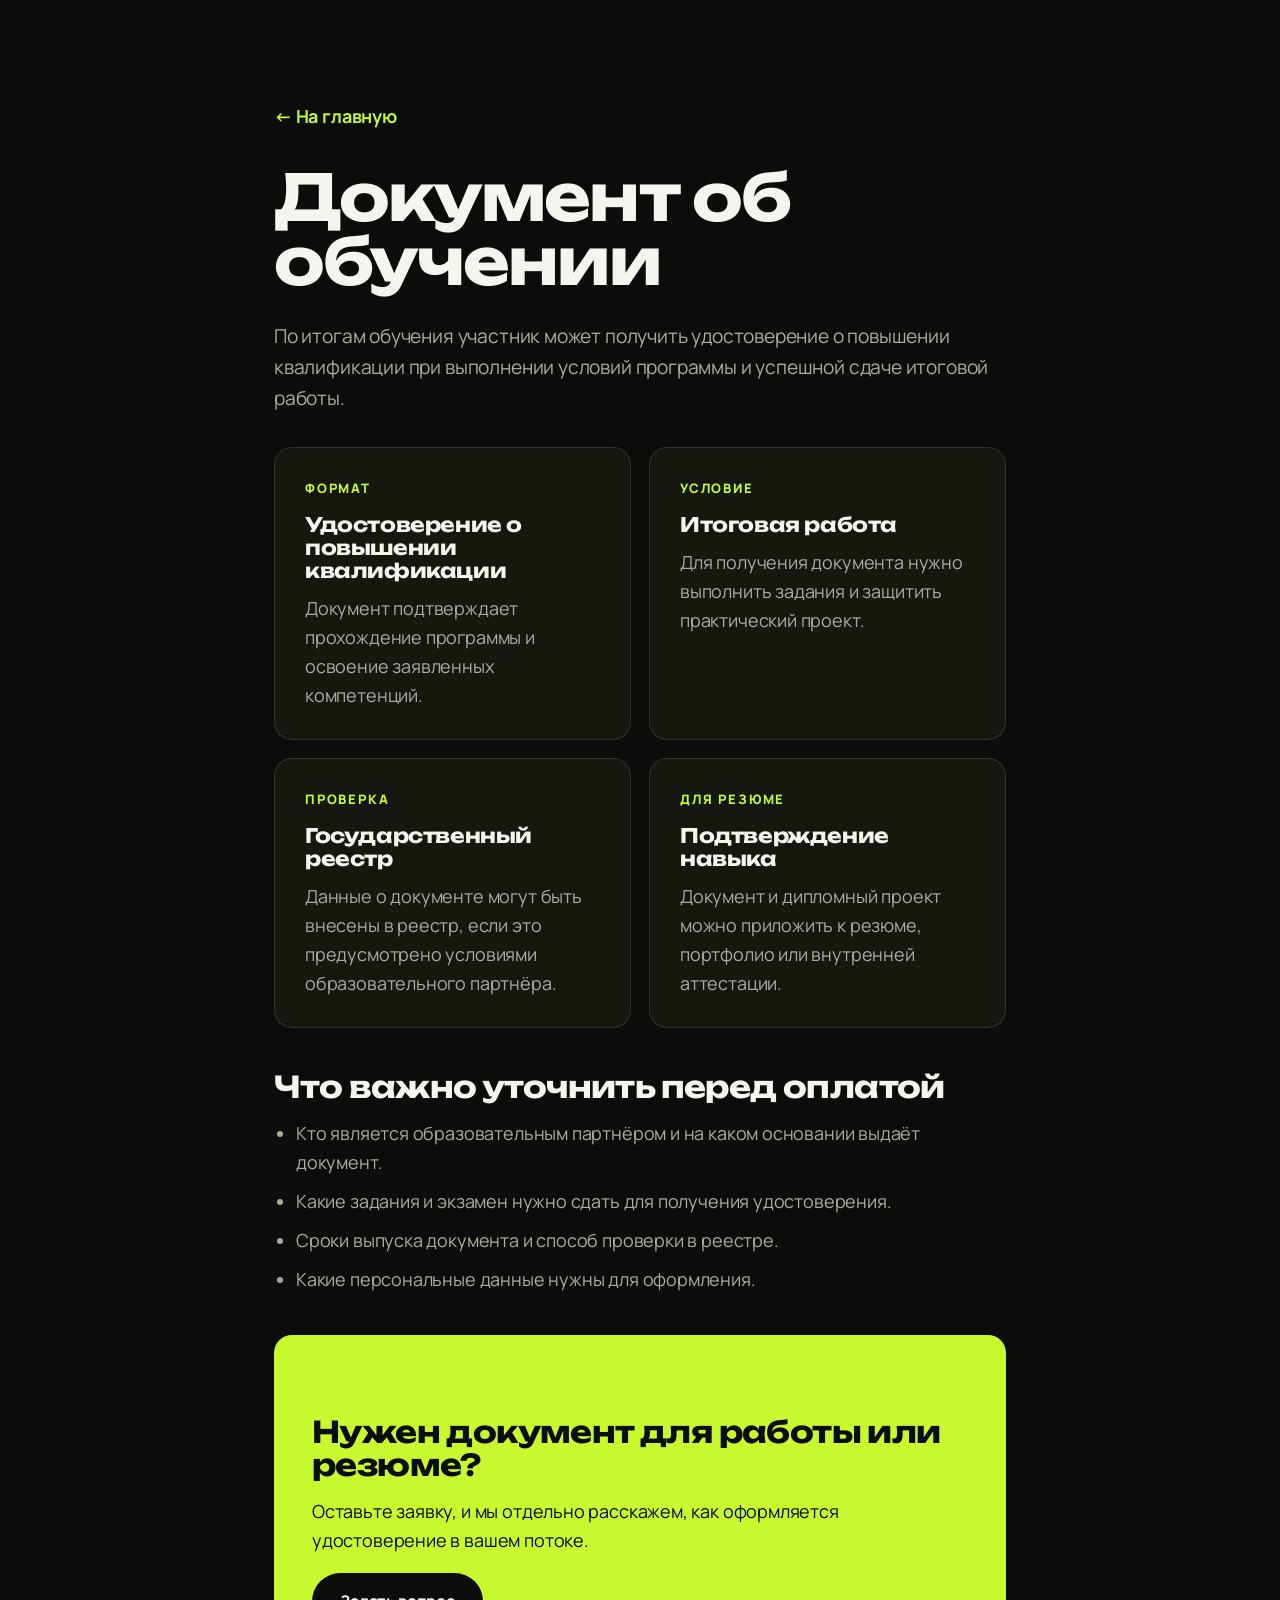
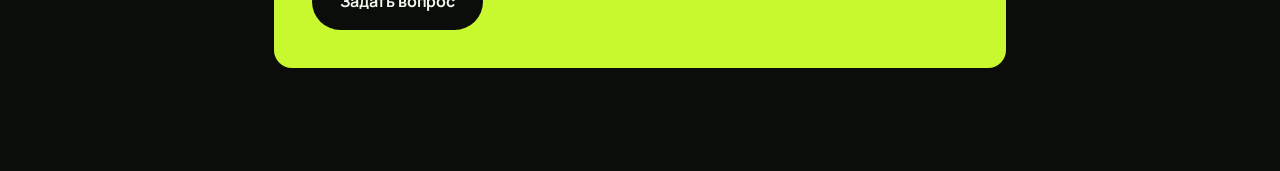
<file: project/certificate.html>
<!DOCTYPE html>
<html lang="ru">
<head>
<meta charset="UTF-8" />
<meta name="viewport" content="width=device-width, initial-scale=1.0" />
<title>Документ об обучении — Upgrade</title>
<meta name="description" content="Что означает удостоверение о повышении квалификации по итогам курса «Искусственный интеллект для карьеры 2026»." />
<link rel="canonical" href="https://weupgrade.ru/certificate" />
<link rel="icon" href="assets/favicon.svg" type="image/svg+xml" />
<link rel="preconnect" href="https://fonts.googleapis.com" />
<link rel="preconnect" href="https://fonts.gstatic.com" crossorigin />
<link href="https://fonts.googleapis.com/css2?family=Unbounded:wght@600;700;800;900&amp;family=Manrope:wght@400;500;600;700;800&amp;display=swap" rel="stylesheet" />
<link rel="stylesheet" href="styles.css" />
</head>
<body class="doc-page">
<main class="wrap doc">
  <a class="doc__back" href="index.html">← На главную</a>
  <h1>Документ об обучении</h1>
  <p class="doc__lead">По итогам обучения участник может получить удостоверение о повышении квалификации при выполнении условий программы и успешной сдаче итоговой работы.</p>

  <div class="doc-grid">
    <article class="doc-card">
      <span class="doc-meta">Формат</span>
      <h3>Удостоверение о повышении квалификации</h3>
      <p>Документ подтверждает прохождение программы и освоение заявленных компетенций.</p>
    </article>
    <article class="doc-card">
      <span class="doc-meta">Условие</span>
      <h3>Итоговая работа</h3>
      <p>Для получения документа нужно выполнить задания и защитить практический проект.</p>
    </article>
    <article class="doc-card">
      <span class="doc-meta">Проверка</span>
      <h3>Государственный реестр</h3>
      <p>Данные о документе могут быть внесены в реестр, если это предусмотрено условиями образовательного партнёра.</p>
    </article>
    <article class="doc-card">
      <span class="doc-meta">Для резюме</span>
      <h3>Подтверждение навыка</h3>
      <p>Документ и дипломный проект можно приложить к резюме, портфолио или внутренней аттестации.</p>
    </article>
  </div>

  <h2>Что важно уточнить перед оплатой</h2>
  <ul>
    <li>Кто является образовательным партнёром и на каком основании выдаёт документ.</li>
    <li>Какие задания и экзамен нужно сдать для получения удостоверения.</li>
    <li>Сроки выпуска документа и способ проверки в реестре.</li>
    <li>Какие персональные данные нужны для оформления.</li>
  </ul>

  <div class="doc-cta">
    <h2>Нужен документ для работы или резюме?</h2>
    <p>Оставьте заявку, и мы отдельно расскажем, как оформляется удостоверение в вашем потоке.</p>
    <a class="btn" href="index.html#lead">Задать вопрос</a>
  </div>
</main>
</body>
</html>
</file>
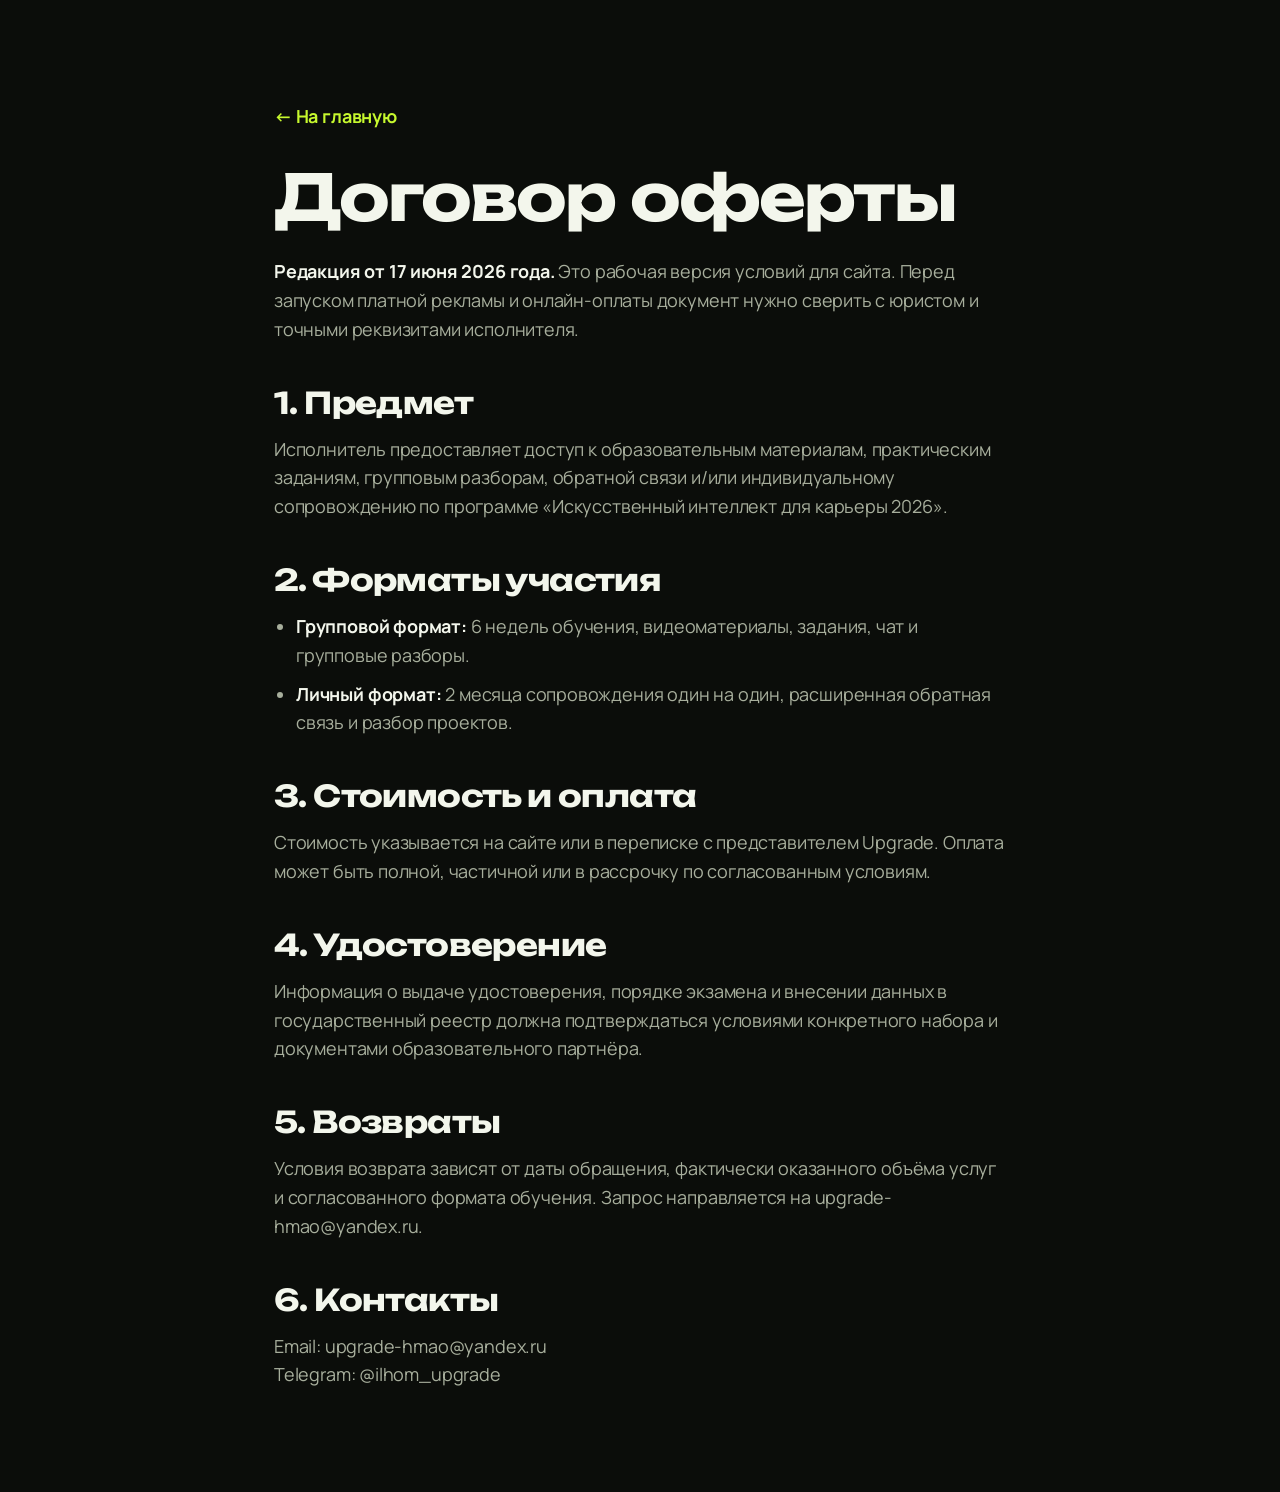
<file: project/offer.html>
<!DOCTYPE html>
<html lang="ru">
<head>
<meta charset="UTF-8" />
<meta name="viewport" content="width=device-width, initial-scale=1.0" />
<title>Договор оферты — Upgrade</title>
<meta name="description" content="Условия оказания образовательных и консультационных услуг по курсу «Искусственный интеллект для карьеры 2026»." />
<meta name="robots" content="noindex" />
<link rel="canonical" href="https://weupgrade.ru/offer" />
<link rel="icon" href="assets/favicon.svg" type="image/svg+xml" />
<link rel="preconnect" href="https://fonts.googleapis.com" />
<link rel="preconnect" href="https://fonts.gstatic.com" crossorigin />
<link href="https://fonts.googleapis.com/css2?family=Unbounded:wght@600;700;800;900&amp;family=Manrope:wght@400;500;600;700;800&amp;display=swap" rel="stylesheet" />
<link rel="stylesheet" href="styles.css" />
</head>
<body class="doc-page">
<main class="wrap doc">
  <a class="doc__back" href="index.html">← На главную</a>
  <h1>Договор оферты</h1>
  <p><strong>Редакция от 17 июня 2026 года.</strong> Это рабочая версия условий для сайта. Перед запуском платной рекламы и онлайн-оплаты документ нужно сверить с юристом и точными реквизитами исполнителя.</p>

  <h2>1. Предмет</h2>
  <p>Исполнитель предоставляет доступ к образовательным материалам, практическим заданиям, групповым разборам, обратной связи и/или индивидуальному сопровождению по программе «Искусственный интеллект для карьеры 2026».</p>

  <h2>2. Форматы участия</h2>
  <ul>
    <li><strong>Групповой формат:</strong> 6 недель обучения, видеоматериалы, задания, чат и групповые разборы.</li>
    <li><strong>Личный формат:</strong> 2 месяца сопровождения один на один, расширенная обратная связь и разбор проектов.</li>
  </ul>

  <h2>3. Стоимость и оплата</h2>
  <p>Стоимость указывается на сайте или в переписке с представителем Upgrade. Оплата может быть полной, частичной или в рассрочку по согласованным условиям.</p>

  <h2>4. Удостоверение</h2>
  <p>Информация о выдаче удостоверения, порядке экзамена и внесении данных в государственный реестр должна подтверждаться условиями конкретного набора и документами образовательного партнёра.</p>

  <h2>5. Возвраты</h2>
  <p>Условия возврата зависят от даты обращения, фактически оказанного объёма услуг и согласованного формата обучения. Запрос направляется на <a href="mailto:upgrade-hmao@yandex.ru">upgrade-hmao@yandex.ru</a>.</p>

  <h2>6. Контакты</h2>
  <p>Email: <a href="mailto:upgrade-hmao@yandex.ru">upgrade-hmao@yandex.ru</a><br />
  Telegram: <a href="https://t.me/ilhom_upgrade" target="_blank" rel="noopener">@ilhom_upgrade</a></p>
</main>
</body>
</html>
</file>
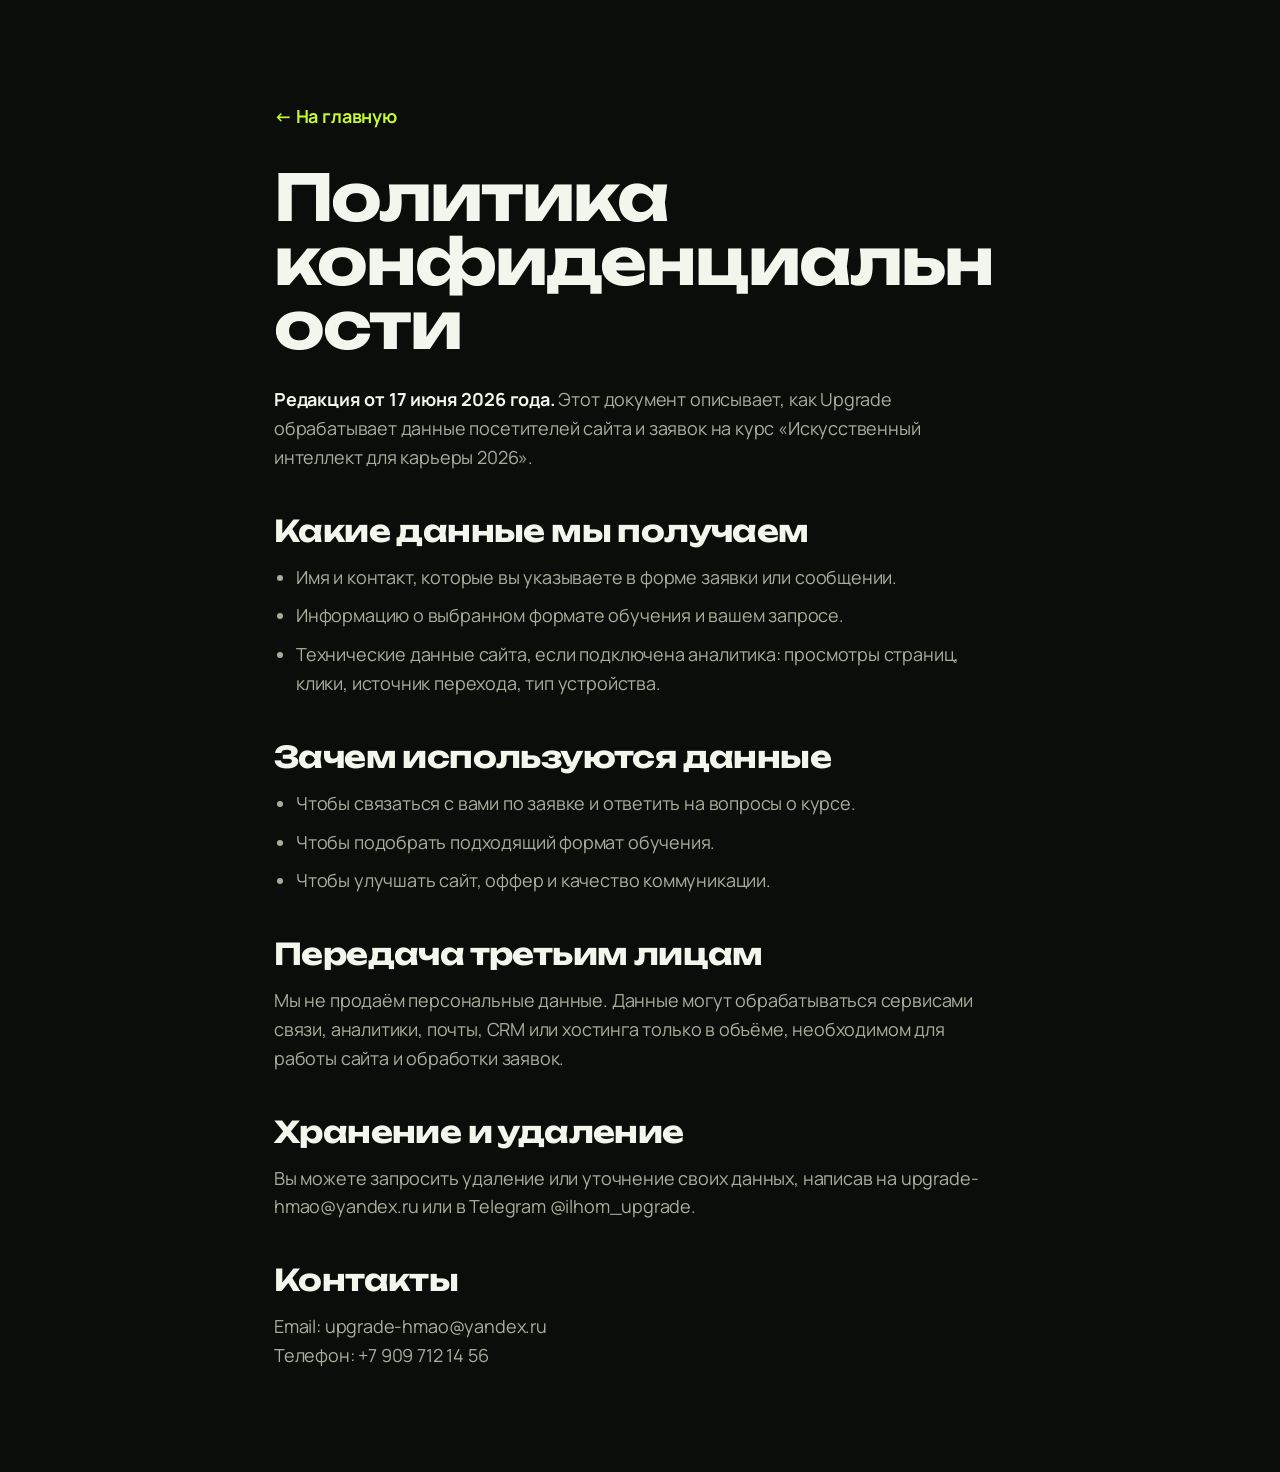
<file: project/privacy.html>
<!DOCTYPE html>
<html lang="ru">
<head>
<meta charset="UTF-8" />
<meta name="viewport" content="width=device-width, initial-scale=1.0" />
<title>Политика конфиденциальности — Upgrade</title>
<meta name="description" content="Политика конфиденциальности сайта курса «Искусственный интеллект для карьеры 2026»." />
<meta name="robots" content="noindex" />
<link rel="canonical" href="https://weupgrade.ru/privacy" />
<link rel="icon" href="assets/favicon.svg" type="image/svg+xml" />
<link rel="preconnect" href="https://fonts.googleapis.com" />
<link rel="preconnect" href="https://fonts.gstatic.com" crossorigin />
<link href="https://fonts.googleapis.com/css2?family=Unbounded:wght@600;700;800;900&amp;family=Manrope:wght@400;500;600;700;800&amp;display=swap" rel="stylesheet" />
<link rel="stylesheet" href="styles.css" />
</head>
<body class="doc-page">
<main class="wrap doc">
  <a class="doc__back" href="index.html">← На главную</a>
  <h1>Политика конфиденциальности</h1>
  <p><strong>Редакция от 17 июня 2026 года.</strong> Этот документ описывает, как Upgrade обрабатывает данные посетителей сайта и заявок на курс «Искусственный интеллект для карьеры 2026».</p>

  <h2>Какие данные мы получаем</h2>
  <ul>
    <li>Имя и контакт, которые вы указываете в форме заявки или сообщении.</li>
    <li>Информацию о выбранном формате обучения и вашем запросе.</li>
    <li>Технические данные сайта, если подключена аналитика: просмотры страниц, клики, источник перехода, тип устройства.</li>
  </ul>

  <h2>Зачем используются данные</h2>
  <ul>
    <li>Чтобы связаться с вами по заявке и ответить на вопросы о курсе.</li>
    <li>Чтобы подобрать подходящий формат обучения.</li>
    <li>Чтобы улучшать сайт, оффер и качество коммуникации.</li>
  </ul>

  <h2>Передача третьим лицам</h2>
  <p>Мы не продаём персональные данные. Данные могут обрабатываться сервисами связи, аналитики, почты, CRM или хостинга только в объёме, необходимом для работы сайта и обработки заявок.</p>

  <h2>Хранение и удаление</h2>
  <p>Вы можете запросить удаление или уточнение своих данных, написав на <a href="mailto:upgrade-hmao@yandex.ru">upgrade-hmao@yandex.ru</a> или в Telegram <a href="https://t.me/ilhom_upgrade" target="_blank" rel="noopener">@ilhom_upgrade</a>.</p>

  <h2>Контакты</h2>
  <p>Email: <a href="mailto:upgrade-hmao@yandex.ru">upgrade-hmao@yandex.ru</a><br />
  Телефон: <a href="tel:+79097121456">+7 909 712 14 56</a></p>
</main>
</body>
</html>
</file>
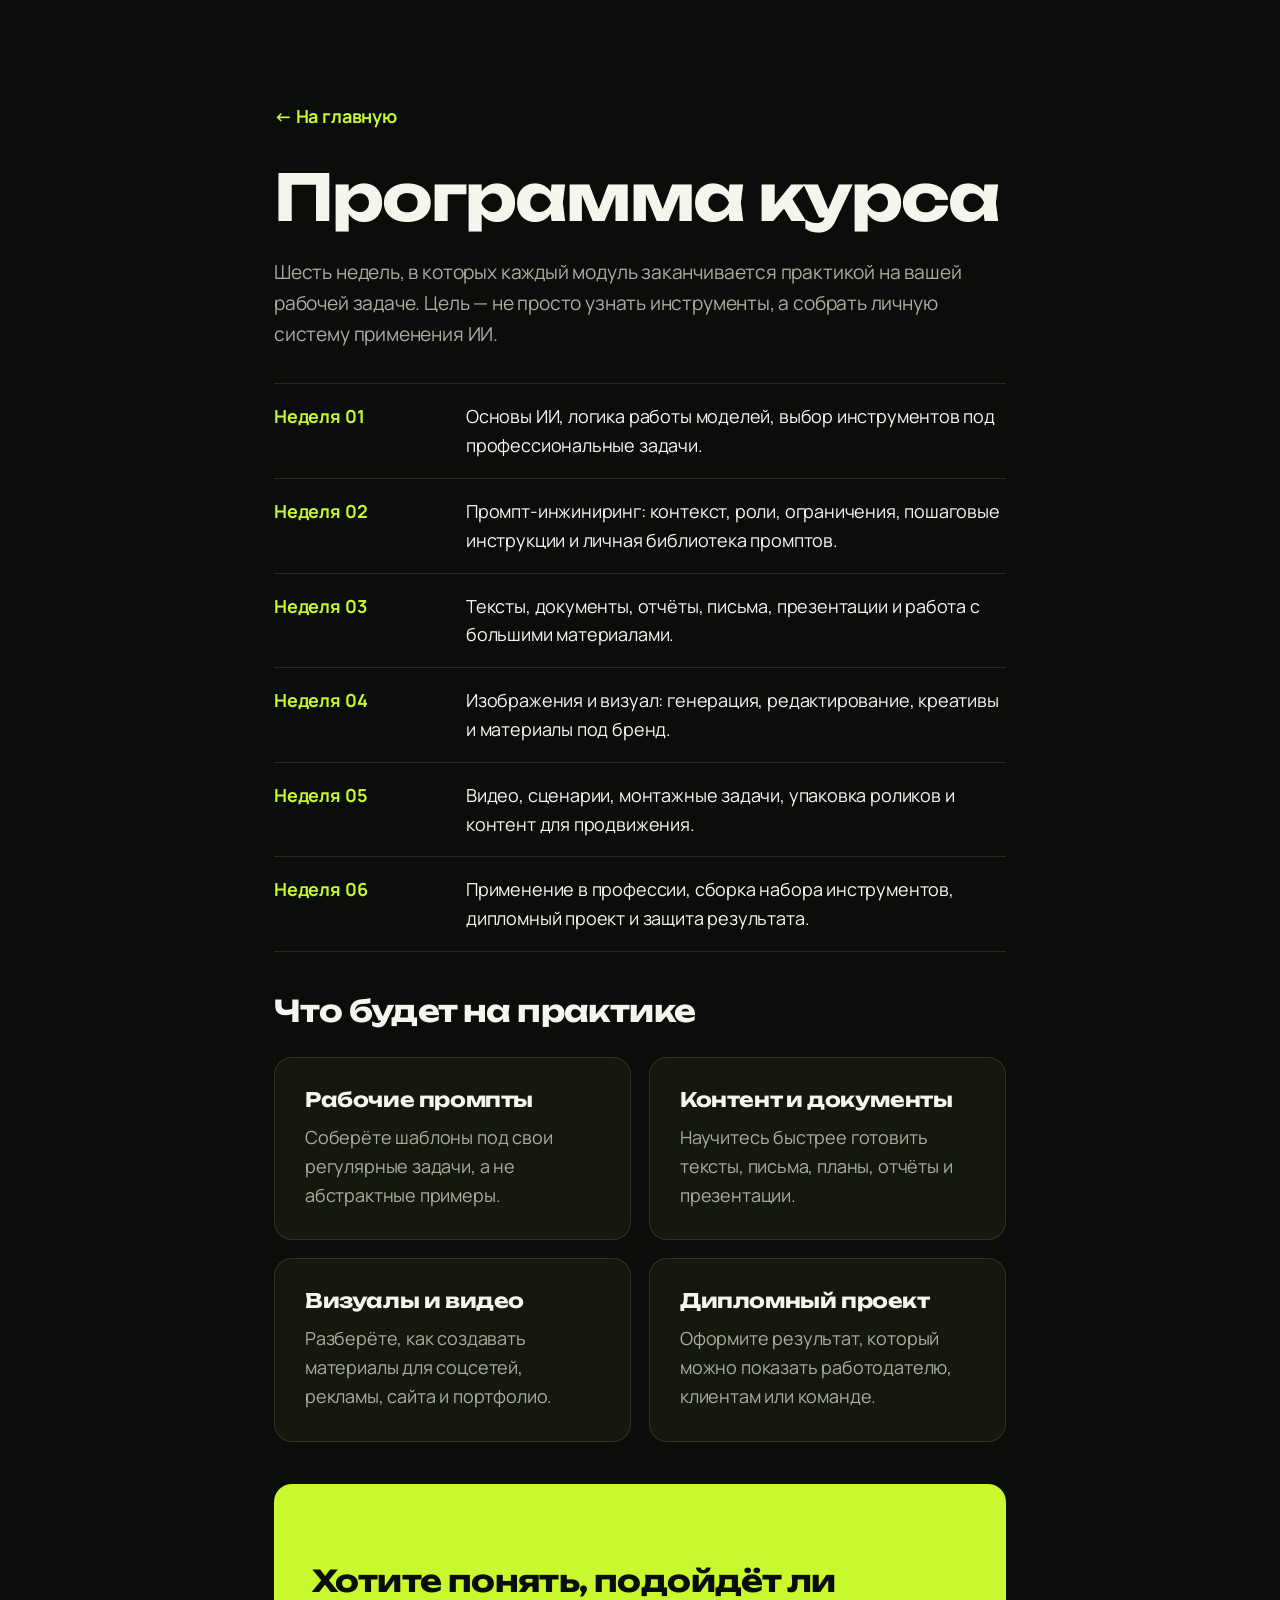
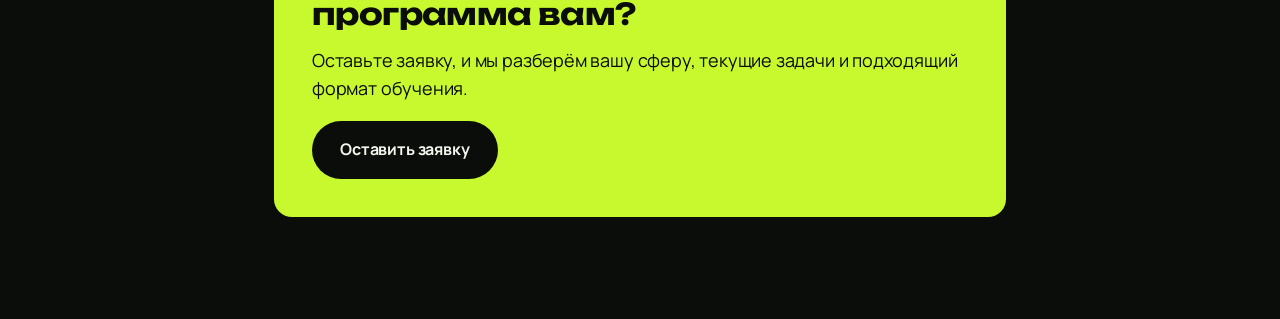
<file: project/program.html>
<!DOCTYPE html>
<html lang="ru">
<head>
<meta charset="UTF-8" />
<meta name="viewport" content="width=device-width, initial-scale=1.0" />
<title>Программа курса — ИИ для карьеры 2026</title>
<meta name="description" content="Подробная программа курса Upgrade «Искусственный интеллект для карьеры 2026»: 6 недель, практика, промпты, контент, визуал, видео и дипломный проект." />
<link rel="canonical" href="https://weupgrade.ru/program" />
<link rel="icon" href="assets/favicon.svg" type="image/svg+xml" />
<link rel="preconnect" href="https://fonts.googleapis.com" />
<link rel="preconnect" href="https://fonts.gstatic.com" crossorigin />
<link href="https://fonts.googleapis.com/css2?family=Unbounded:wght@600;700;800;900&amp;family=Manrope:wght@400;500;600;700;800&amp;display=swap" rel="stylesheet" />
<link rel="stylesheet" href="styles.css" />
</head>
<body class="doc-page">
<main class="wrap doc">
  <a class="doc__back" href="index.html">← На главную</a>
  <h1>Программа курса</h1>
  <p class="doc__lead">Шесть недель, в которых каждый модуль заканчивается практикой на вашей рабочей задаче. Цель — не просто узнать инструменты, а собрать личную систему применения ИИ.</p>

  <div class="doc-table">
    <div class="doc-row"><strong>Неделя 01</strong><div>Основы ИИ, логика работы моделей, выбор инструментов под профессиональные задачи.</div></div>
    <div class="doc-row"><strong>Неделя 02</strong><div>Промпт-инжиниринг: контекст, роли, ограничения, пошаговые инструкции и личная библиотека промптов.</div></div>
    <div class="doc-row"><strong>Неделя 03</strong><div>Тексты, документы, отчёты, письма, презентации и работа с большими материалами.</div></div>
    <div class="doc-row"><strong>Неделя 04</strong><div>Изображения и визуал: генерация, редактирование, креативы и материалы под бренд.</div></div>
    <div class="doc-row"><strong>Неделя 05</strong><div>Видео, сценарии, монтажные задачи, упаковка роликов и контент для продвижения.</div></div>
    <div class="doc-row"><strong>Неделя 06</strong><div>Применение в профессии, сборка набора инструментов, дипломный проект и защита результата.</div></div>
  </div>

  <h2>Что будет на практике</h2>
  <div class="doc-grid">
    <article class="doc-card"><h3>Рабочие промпты</h3><p>Соберёте шаблоны под свои регулярные задачи, а не абстрактные примеры.</p></article>
    <article class="doc-card"><h3>Контент и документы</h3><p>Научитесь быстрее готовить тексты, письма, планы, отчёты и презентации.</p></article>
    <article class="doc-card"><h3>Визуалы и видео</h3><p>Разберёте, как создавать материалы для соцсетей, рекламы, сайта и портфолио.</p></article>
    <article class="doc-card"><h3>Дипломный проект</h3><p>Оформите результат, который можно показать работодателю, клиентам или команде.</p></article>
  </div>

  <div class="doc-cta">
    <h2>Хотите понять, подойдёт ли программа вам?</h2>
    <p>Оставьте заявку, и мы разберём вашу сферу, текущие задачи и подходящий формат обучения.</p>
    <a class="btn" href="index.html#lead">Оставить заявку</a>
  </div>
</main>
</body>
</html>
</file>
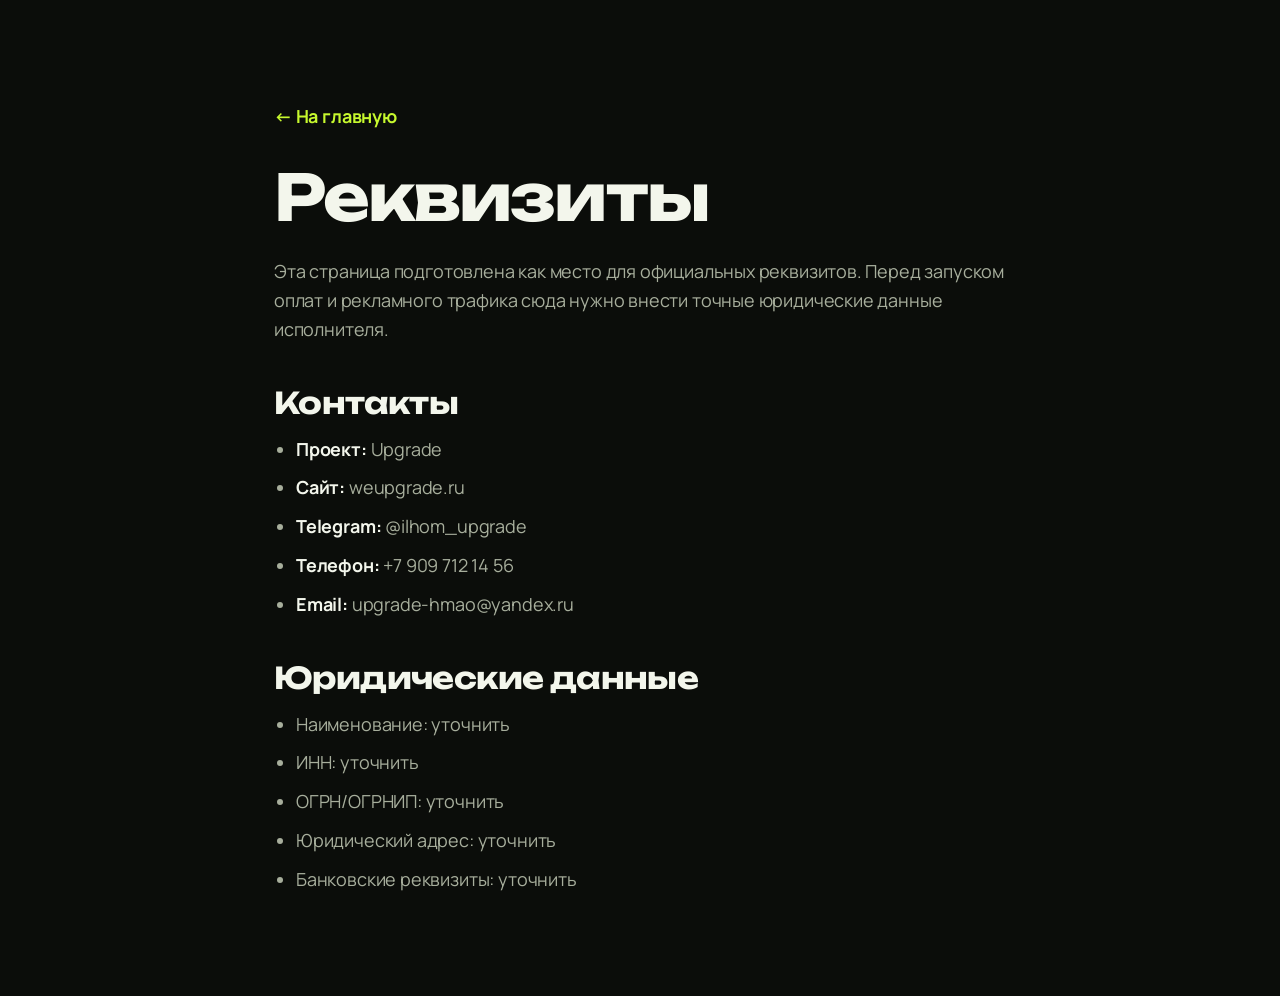
<file: project/requisites.html>
<!DOCTYPE html>
<html lang="ru">
<head>
<meta charset="UTF-8" />
<meta name="viewport" content="width=device-width, initial-scale=1.0" />
<title>Реквизиты — Upgrade</title>
<meta name="description" content="Контактные данные и реквизиты проекта Upgrade." />
<meta name="robots" content="noindex" />
<link rel="canonical" href="https://weupgrade.ru/requisites" />
<link rel="icon" href="assets/favicon.svg" type="image/svg+xml" />
<link rel="preconnect" href="https://fonts.googleapis.com" />
<link rel="preconnect" href="https://fonts.gstatic.com" crossorigin />
<link href="https://fonts.googleapis.com/css2?family=Unbounded:wght@600;700;800;900&amp;family=Manrope:wght@400;500;600;700;800&amp;display=swap" rel="stylesheet" />
<link rel="stylesheet" href="styles.css" />
</head>
<body class="doc-page">
<main class="wrap doc">
  <a class="doc__back" href="index.html">← На главную</a>
  <h1>Реквизиты</h1>
  <p>Эта страница подготовлена как место для официальных реквизитов. Перед запуском оплат и рекламного трафика сюда нужно внести точные юридические данные исполнителя.</p>

  <h2>Контакты</h2>
  <ul>
    <li><strong>Проект:</strong> Upgrade</li>
    <li><strong>Сайт:</strong> <a href="https://weupgrade.ru" target="_blank" rel="noopener">weupgrade.ru</a></li>
    <li><strong>Telegram:</strong> <a href="https://t.me/ilhom_upgrade" target="_blank" rel="noopener">@ilhom_upgrade</a></li>
    <li><strong>Телефон:</strong> <a href="tel:+79097121456">+7 909 712 14 56</a></li>
    <li><strong>Email:</strong> <a href="mailto:upgrade-hmao@yandex.ru">upgrade-hmao@yandex.ru</a></li>
  </ul>

  <h2>Юридические данные</h2>
  <ul>
    <li>Наименование: уточнить</li>
    <li>ИНН: уточнить</li>
    <li>ОГРН/ОГРНИП: уточнить</li>
    <li>Юридический адрес: уточнить</li>
    <li>Банковские реквизиты: уточнить</li>
  </ul>
</main>
</body>
</html>
</file>
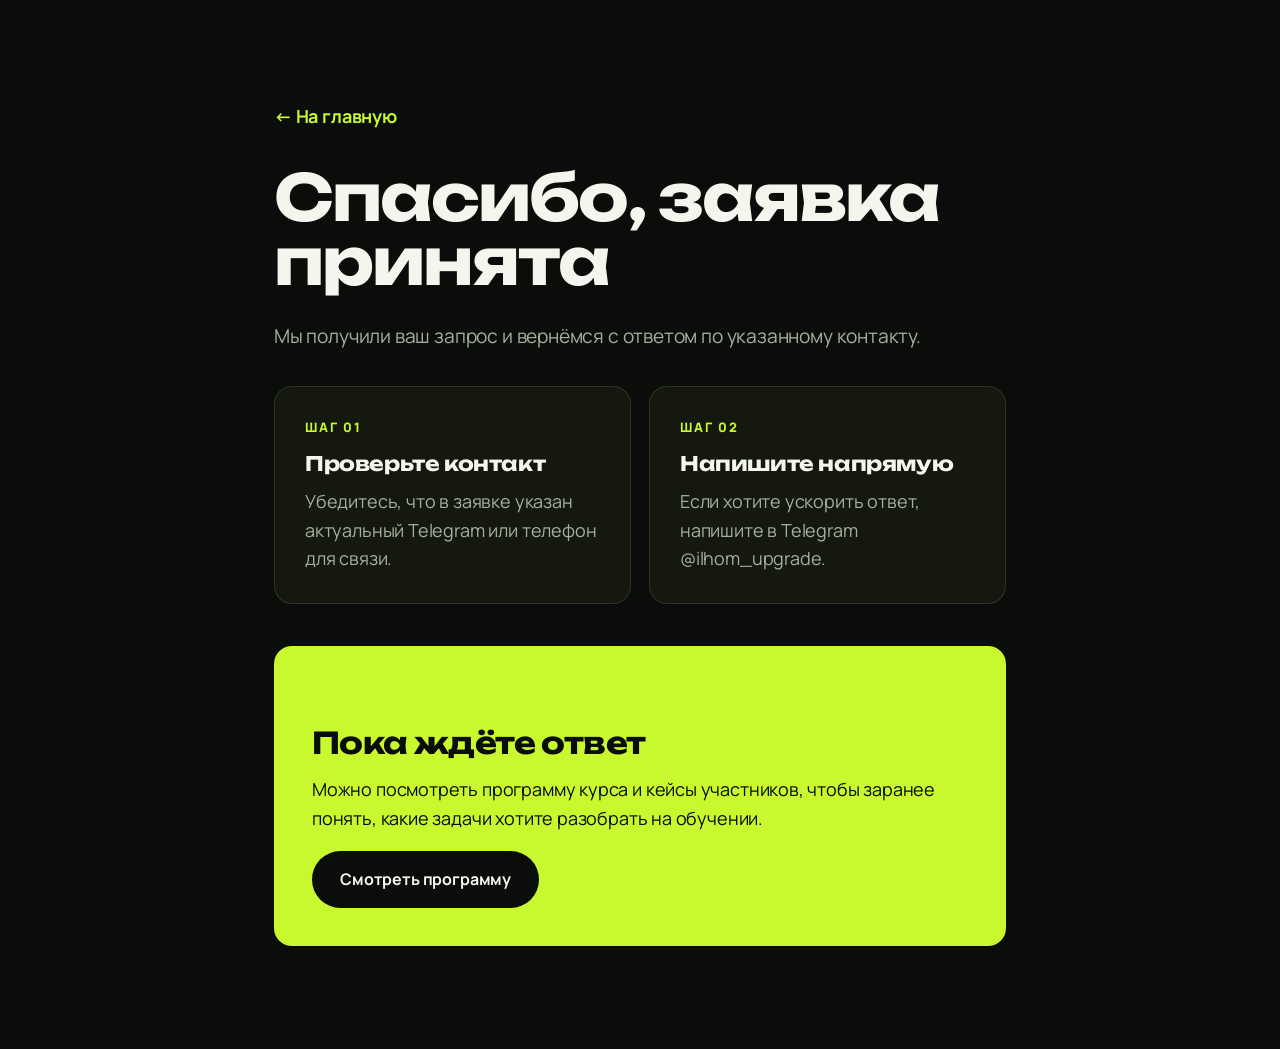
<file: project/thanks.html>
<!DOCTYPE html>
<html lang="ru">
<head>
<meta charset="UTF-8" />
<meta name="viewport" content="width=device-width, initial-scale=1.0" />
<title>Спасибо за заявку — Upgrade</title>
<meta name="description" content="Спасибо за заявку на курс «Искусственный интеллект для карьеры 2026»." />
<meta name="robots" content="noindex" />
<link rel="canonical" href="https://weupgrade.ru/thanks" />
<link rel="icon" href="assets/favicon.svg" type="image/svg+xml" />
<link rel="preconnect" href="https://fonts.googleapis.com" />
<link rel="preconnect" href="https://fonts.gstatic.com" crossorigin />
<link href="https://fonts.googleapis.com/css2?family=Unbounded:wght@600;700;800;900&amp;family=Manrope:wght@400;500;600;700;800&amp;display=swap" rel="stylesheet" />
<link rel="stylesheet" href="styles.css" />
</head>
<body class="doc-page">
<main class="wrap doc">
  <a class="doc__back" href="index.html">← На главную</a>
  <h1>Спасибо, заявка принята</h1>
  <p class="doc__lead">Мы получили ваш запрос и вернёмся с ответом по указанному контакту.</p>

  <div class="doc-grid">
    <article class="doc-card">
      <span class="doc-meta">Шаг 01</span>
      <h3>Проверьте контакт</h3>
      <p>Убедитесь, что в заявке указан актуальный Telegram или телефон для связи.</p>
    </article>
    <article class="doc-card">
      <span class="doc-meta">Шаг 02</span>
      <h3>Напишите напрямую</h3>
      <p>Если хотите ускорить ответ, напишите в Telegram <a href="https://t.me/ilhom_upgrade" target="_blank" rel="noopener">@ilhom_upgrade</a>.</p>
    </article>
  </div>

  <div class="doc-cta">
    <h2>Пока ждёте ответ</h2>
    <p>Можно посмотреть программу курса и кейсы участников, чтобы заранее понять, какие задачи хотите разобрать на обучении.</p>
    <a class="btn" href="program.html">Смотреть программу</a>
  </div>
</main>
</body>
</html>
</file>
<file: project/styles.css>
/* ============================================================
   AI CAREER 2026 — Upgrade
   Bold / high-contrast / acid-lime on near-black
   Display: Unbounded · Body: Manrope
   ============================================================ */

:root {
  /* Surfaces */
  --bg:        #0B0D0A;   /* near-black canvas */
  --bg-lift:   #11140F;   /* slightly warmer lifted surface */
  --bg-card:   #14180F;   /* card fill */
  --line:      rgba(232, 255, 200, 0.12);
  --line-soft: rgba(232, 255, 200, 0.07);

  /* Accent */
  --lime:      #C7F92E;
  --lime-deep: #A6D814;
  --lime-ink:  #0B0D0A;   /* text on lime */

  /* Text */
  --ink:       #F3F6EC;   /* off-white */
  --ink-dim:   #A7AE9C;   /* muted */
  --ink-faint: #6E7466;   /* faint labels */

  /* Type */
  --display: "Unbounded", system-ui, sans-serif;
  --body:    "Manrope", system-ui, sans-serif;

  /* Rhythm */
  --maxw: 1240px;
  --gutter: clamp(20px, 5vw, 64px);
  --section-y: clamp(72px, 9vw, 150px);
  --radius: 18px;
}

* { box-sizing: border-box; margin: 0; padding: 0; }

html { scroll-behavior: smooth; -webkit-text-size-adjust: 100%; }

body {
  background: var(--bg);
  color: var(--ink);
  font-family: var(--body);
  font-size: 18px;
  line-height: 1.6;
  font-weight: 400;
  letter-spacing: -0.01em;
  -webkit-font-smoothing: antialiased;
  text-rendering: optimizeLegibility;
  overflow-x: hidden;
}

::selection { background: var(--lime); color: var(--lime-ink); }

img { display: block; max-width: 100%; }
a { color: inherit; text-decoration: none; }
button { font-family: inherit; cursor: pointer; border: none; background: none; }

/* ---------- Layout helpers ---------- */
.wrap { max-width: var(--maxw); margin: 0 auto; padding-inline: var(--gutter); }
.section { padding-block: var(--section-y); position: relative; }
.section--lift { background: var(--bg-lift); }

.eyebrow {
  font-family: var(--body);
  font-size: 13px;
  font-weight: 700;
  letter-spacing: 0.16em;
  text-transform: uppercase;
  color: var(--lime);
  display: inline-flex;
  align-items: center;
  gap: 10px;
}
.eyebrow::before {
  content: "";
  width: 26px; height: 2px;
  background: var(--lime);
  display: inline-block;
}

/* ---------- Display type ---------- */
.display {
  font-family: var(--display);
  font-weight: 800;
  line-height: 0.96;
  letter-spacing: -0.03em;
  text-wrap: balance;
}
h1.display { font-size: clamp(40px, 7.4vw, 104px); }
h2.display { font-size: clamp(32px, 4.6vw, 64px); }
h3.display { font-size: clamp(24px, 2.4vw, 34px); line-height: 1; }

.section-head { max-width: 920px; margin-bottom: clamp(40px, 5vw, 72px); }
.section-head .eyebrow { margin-bottom: 24px; }
.section-head h2 { margin-bottom: 22px; }
.section-head p { color: var(--ink-dim); font-size: clamp(17px, 1.5vw, 21px); max-width: 640px; }

.lime-text { color: var(--lime); }

/* ---------- Buttons ---------- */
.btn {
  display: inline-flex;
  align-items: center;
  gap: 12px;
  font-family: var(--body);
  font-weight: 700;
  font-size: 16px;
  letter-spacing: -0.01em;
  padding: 16px 28px;
  border-radius: 100px;
  transition: transform .25s cubic-bezier(.2,.8,.2,1), background .25s, color .25s, box-shadow .25s;
  white-space: nowrap;
}
.btn svg { width: 18px; height: 18px; }
.btn--lime { background: var(--lime); color: var(--lime-ink); }
.btn--lime:hover { transform: translateY(-2px); box-shadow: 0 14px 40px -12px var(--lime); }
.btn--ghost { color: var(--ink); border: 1px solid var(--line); }
.btn--ghost:hover { border-color: var(--lime); color: var(--lime); transform: translateY(-2px); }
.btn--dark { background: var(--lime-ink); color: var(--ink); }
.btn--dark:hover { transform: translateY(-2px); }
.btn:disabled { cursor: wait; opacity: .72; transform: none; box-shadow: none; }

/* ---------- Cards ---------- */
.card {
  background: var(--bg-card);
  border: 1px solid var(--line);
  border-radius: var(--radius);
  padding: clamp(26px, 2.6vw, 38px);
  transition: transform .35s cubic-bezier(.2,.8,.2,1), border-color .35s, background .35s;
  position: relative;
  overflow: hidden;
}
.card:hover { transform: translateY(-4px); border-color: rgba(199,249,46,.4); }

.grid { display: grid; gap: clamp(16px, 1.6vw, 22px); }
.grid-2 { grid-template-columns: repeat(2, 1fr); }
.grid-3 { grid-template-columns: repeat(3, 1fr); }

/* ---------- Lead form ---------- */
.lead {
  display: grid;
  grid-template-columns: .95fr 1.05fr;
  gap: clamp(32px, 5vw, 72px);
  align-items: start;
}
.lead__copy p {
  color: var(--ink-dim);
  font-size: clamp(17px, 1.5vw, 21px);
  max-width: 620px;
  margin-top: 24px;
}
.lead__form {
  background: var(--bg-card);
  border: 1px solid var(--line);
  border-radius: var(--radius);
  padding: clamp(26px, 3vw, 42px);
  display: grid;
  gap: 18px;
}
.lead__form label {
  display: grid;
  gap: 8px;
}
.lead__form label span {
  color: var(--ink-dim);
  font-size: 14px;
  font-weight: 700;
}
.lead__form input,
.lead__form select,
.lead__form textarea {
  width: 100%;
  border: 1px solid var(--line);
  border-radius: 12px;
  background: var(--bg);
  color: var(--ink);
  font: inherit;
  font-size: 16px;
  padding: 14px 16px;
  outline: none;
}
.lead__form textarea {
  resize: vertical;
}
.lead__form input:focus,
.lead__form select:focus,
.lead__form textarea:focus {
  border-color: var(--lime);
}
.lead__note {
  color: var(--ink-faint);
  font-size: 13px;
  line-height: 1.5;
}
.lead__note a {
  color: var(--lime);
}
.lead__status {
  min-height: 20px;
  color: var(--ink-faint);
  font-size: 13px;
  line-height: 1.5;
}
.lead__status[data-state="pending"] {
  color: var(--ink-dim);
}
.lead__status[data-state="error"] {
  color: #ffb4a8;
}
.lead__honeypot {
  position: absolute;
  left: -9999px;
  width: 1px;
  height: 1px;
  opacity: 0;
  pointer-events: none;
}

/* ---------- Document pages ---------- */
.doc-page {
  min-height: 100vh;
}
.doc {
  max-width: 860px;
  padding-block: clamp(56px, 8vw, 110px);
}
.doc--wide {
  max-width: 1100px;
}
.doc__back {
  color: var(--lime);
  font-weight: 700;
  display: inline-flex;
  margin-bottom: 34px;
}
.doc h1 {
  font-family: var(--display);
  font-size: clamp(34px, 5vw, 64px);
  line-height: 1;
  letter-spacing: -.03em;
  margin-bottom: 28px;
  overflow-wrap: anywhere;
}
.doc h2 {
  font-family: var(--display);
  font-size: clamp(22px, 2.4vw, 30px);
  line-height: 1.1;
  letter-spacing: -.02em;
  margin: 42px 0 16px;
}
.doc p,
.doc li {
  color: var(--ink-dim);
  overflow-wrap: anywhere;
}
.doc ul {
  display: grid;
  gap: 10px;
  margin: 14px 0 0 22px;
}
.doc strong {
  color: var(--ink);
}
.doc__lead {
  color: var(--ink-dim);
  font-size: clamp(17px, 1.5vw, 21px);
  margin-bottom: 34px;
}
.doc-grid {
  display: grid;
  grid-template-columns: repeat(2, 1fr);
  gap: 18px;
  margin: 30px 0;
}
.doc-card {
  background: var(--bg-card);
  border: 1px solid var(--line);
  border-radius: var(--radius);
  padding: clamp(22px, 2.4vw, 30px);
}
.doc-card h3 {
  font-family: var(--display);
  font-size: 20px;
  line-height: 1.15;
  letter-spacing: -.02em;
  margin-bottom: 12px;
}
.doc-card p {
  margin: 0;
}
.doc-meta {
  color: var(--lime);
  display: block;
  font-weight: 800;
  font-size: 13px;
  letter-spacing: .14em;
  text-transform: uppercase;
  margin-bottom: 14px;
}
.doc-cta {
  background: var(--lime);
  color: var(--lime-ink);
  border-radius: var(--radius);
  padding: clamp(26px, 3vw, 38px);
  margin-top: 42px;
}
.doc-cta h2,
.doc-cta p {
  color: var(--lime-ink);
}
.doc-cta .btn {
  background: var(--lime-ink);
  color: var(--ink);
  margin-top: 18px;
}
.doc-table {
  display: grid;
  border-top: 1px solid var(--line);
  margin-top: 24px;
}
.doc-row {
  display: grid;
  grid-template-columns: 170px 1fr;
  gap: 22px;
  padding: 18px 0;
  border-bottom: 1px solid var(--line);
}
.doc-row strong {
  color: var(--lime);
}
.doc-grid--3 {
  grid-template-columns: repeat(3, 1fr);
}
.doc-kpis {
  display: grid;
  grid-template-columns: repeat(4, 1fr);
  gap: 14px;
  margin: 30px 0 16px;
}
.doc-kpi {
  background: var(--bg-card);
  border: 1px solid var(--line);
  border-radius: var(--radius);
  padding: 20px;
}
.doc-kpi strong {
  display: block;
  font-family: var(--display);
  font-size: clamp(24px, 3vw, 34px);
  line-height: 1;
  letter-spacing: -.03em;
  margin-bottom: 10px;
}
.doc-kpi span {
  color: var(--ink-dim);
  font-size: 14px;
  line-height: 1.45;
  display: block;
}
.doc-band {
  background: linear-gradient(180deg, rgba(199, 249, 46, 0.08), rgba(199, 249, 46, 0.02));
  border: 1px solid rgba(199, 249, 46, 0.16);
  border-radius: var(--radius);
  padding: clamp(24px, 3vw, 34px);
  margin: 34px 0;
}
.doc-band h2,
.doc-band h3,
.doc-band strong {
  color: var(--ink);
}
.doc-band p:last-child,
.doc-band ul:last-child {
  margin-bottom: 0;
}
.doc-checks {
  list-style: none;
  display: grid;
  gap: 12px;
  margin: 18px 0 0;
}
.doc-checks li {
  margin: 0;
  padding-left: 28px;
  position: relative;
}
.doc-checks li::before {
  content: "";
  position: absolute;
  left: 0;
  top: 10px;
  width: 8px;
  height: 8px;
  border-radius: 50%;
  background: var(--lime);
}
.doc-card--accent {
  background: linear-gradient(180deg, rgba(199, 249, 46, 0.08), rgba(20, 24, 15, 1));
}
.doc-demo strong {
  display: block;
  margin-top: 18px;
}
.doc-price {
  color: var(--lime);
  display: block;
  font-family: var(--display);
  font-size: 24px;
  line-height: 1;
  letter-spacing: -.03em;
  margin: 16px 0 10px;
}
.doc-lead {
  display: grid;
  grid-template-columns: .9fr 1.1fr;
  gap: clamp(24px, 4vw, 44px);
  align-items: start;
  background: linear-gradient(180deg, rgba(199, 249, 46, 0.10), rgba(199, 249, 46, 0.03));
  border: 1px solid rgba(199, 249, 46, 0.18);
  border-radius: var(--radius);
  padding: clamp(24px, 3.2vw, 40px);
  margin-top: 42px;
}
.doc-lead h2 {
  margin-top: 0;
}
.doc-lead .lead__form {
  background: rgba(11, 13, 10, 0.74);
}

/* ---------- AI real estate landing ---------- */
.realty-page {
  --re-bg: #080A09;
  --re-bg-2: #101410;
  --re-ink: #F5F7EF;
  --re-muted: #AAB3A3;
  --re-faint: #727A70;
  --re-line: rgba(223, 236, 212, 0.14);
  --re-line-strong: rgba(199, 249, 46, 0.34);
  --re-accent: #C7F92E;
  --re-blue: #7FB7FF;
  --re-coral: #FF8F6B;
  --re-card: #141914;
  --re-radius: 8px;
  background:
    linear-gradient(90deg, rgba(255,255,255,.035) 1px, transparent 1px),
    linear-gradient(180deg, rgba(255,255,255,.025) 1px, transparent 1px),
    var(--re-bg);
  background-size: 72px 72px;
  color: var(--re-ink);
  letter-spacing: 0;
}
.realty-page .btn {
  border-radius: var(--re-radius);
  letter-spacing: 0;
}
.realty-page a:focus-visible,
.realty-page button:focus-visible,
.realty-page input:focus-visible,
.realty-page select:focus-visible,
.realty-page textarea:focus-visible {
  outline: 2px solid var(--re-accent);
  outline-offset: 3px;
}
.re-shell {
  width: min(1180px, calc(100% - 40px));
  margin: 0 auto;
}
.re-nav {
  width: min(1180px, calc(100% - 40px));
  margin: 0 auto;
  padding: 18px 0;
  display: flex;
  align-items: center;
  justify-content: space-between;
  gap: 20px;
  position: relative;
  z-index: 5;
}
.re-brand {
  display: flex;
  align-items: baseline;
  gap: 12px;
  font-family: var(--display);
  letter-spacing: 0;
}
.re-brand span {
  font-size: 20px;
  font-weight: 800;
}
.re-brand small {
  color: var(--re-muted);
  font-family: var(--body);
  font-size: 12px;
  font-weight: 700;
  text-transform: uppercase;
  letter-spacing: .08em;
}
.re-links {
  display: flex;
  align-items: center;
  gap: 8px;
  color: var(--re-muted);
  font-size: 14px;
  font-weight: 700;
}
.re-links a {
  border: 1px solid transparent;
  border-radius: 999px;
  padding: 9px 12px;
}
.re-links a:hover {
  border-color: var(--re-line);
  color: var(--re-ink);
}
.re-hero {
  min-height: calc(100vh - 72px);
  display: flex;
  align-items: center;
  padding: clamp(34px, 6vw, 76px) 0 clamp(56px, 7vw, 92px);
  border-top: 1px solid rgba(255,255,255,.05);
}
.re-hero__grid {
  display: grid;
  grid-template-columns: minmax(0, 1.02fr) minmax(380px, .82fr);
  gap: clamp(34px, 6vw, 76px);
  align-items: center;
}
.re-back {
  color: var(--re-muted);
  display: inline-flex;
  font-size: 14px;
  font-weight: 800;
  margin-bottom: 34px;
}
.re-back:hover {
  color: var(--re-accent);
}
.re-kicker {
  color: var(--re-accent);
  font-size: 13px;
  font-weight: 900;
  text-transform: uppercase;
  letter-spacing: .12em;
  margin-bottom: 18px;
}
.re-hero h1,
.re-section h2,
.re-final h2 {
  font-family: var(--display);
  letter-spacing: 0;
}
.re-hero h1 {
  max-width: 820px;
  font-size: clamp(44px, 7.2vw, 94px);
  line-height: .94;
  margin-bottom: 26px;
}
.re-lead {
  color: var(--re-muted);
  font-size: clamp(18px, 1.6vw, 22px);
  line-height: 1.58;
  max-width: 720px;
}
.re-actions {
  display: flex;
  flex-wrap: wrap;
  gap: 12px;
  margin: 34px 0;
}
.re-proofline {
  display: grid;
  grid-template-columns: repeat(3, minmax(0, 1fr));
  gap: 1px;
  border: 1px solid var(--re-line);
  border-radius: var(--re-radius);
  overflow: hidden;
  max-width: 760px;
  background: var(--re-line);
}
.re-proofline span {
  background: rgba(12, 16, 12, .92);
  color: var(--re-muted);
  display: grid;
  gap: 4px;
  min-height: 96px;
  padding: 18px;
  font-size: 14px;
  line-height: 1.35;
}
.re-proofline strong {
  color: var(--re-ink);
  font-family: var(--display);
  font-size: 18px;
  letter-spacing: 0;
}
.re-console {
  border: 1px solid var(--re-line-strong);
  border-radius: var(--re-radius);
  background: linear-gradient(180deg, rgba(199,249,46,.09), rgba(20,25,20,.94));
  box-shadow: 0 36px 90px rgba(0,0,0,.34);
  padding: 18px;
  min-height: 560px;
  display: grid;
  grid-template-rows: auto 1fr auto;
  gap: 16px;
}
.re-console__top {
  display: flex;
  justify-content: space-between;
  gap: 18px;
  align-items: center;
  border-bottom: 1px solid var(--re-line);
  padding-bottom: 16px;
}
.re-console__top span,
.re-console__top strong,
.re-pane span,
.re-pane small {
  letter-spacing: 0;
}
.re-console__top span,
.re-pane span {
  color: var(--re-faint);
  font-size: 12px;
  font-weight: 900;
  text-transform: uppercase;
}
.re-console__top strong {
  font-size: 15px;
}
.re-console__map {
  position: relative;
  min-height: 300px;
  border: 1px solid var(--re-line);
  border-radius: var(--re-radius);
  overflow: hidden;
  background:
    linear-gradient(90deg, rgba(127,183,255,.12) 1px, transparent 1px),
    linear-gradient(180deg, rgba(127,183,255,.08) 1px, transparent 1px),
    linear-gradient(135deg, rgba(127,183,255,.10), rgba(199,249,46,.08) 48%, rgba(255,143,107,.08));
  background-size: 38px 38px, 38px 38px, auto;
}
.re-route {
  position: absolute;
  left: 24%;
  top: 45%;
  width: 54%;
  height: 2px;
  background: linear-gradient(90deg, var(--re-blue), var(--re-accent), var(--re-coral));
  transform: rotate(-13deg);
  transform-origin: left center;
}
.re-pin {
  position: absolute;
  z-index: 2;
  border: 1px solid rgba(255,255,255,.18);
  border-radius: 999px;
  background: rgba(8,10,9,.86);
  backdrop-filter: blur(10px);
  color: var(--re-ink);
  padding: 9px 12px;
  font-size: 12px;
  font-weight: 900;
  white-space: nowrap;
}
.re-pin--main {
  left: 18%;
  top: 54%;
  color: var(--re-accent);
}
.re-pin--a {
  right: 12%;
  top: 24%;
  color: var(--re-blue);
}
.re-pin--b {
  right: 22%;
  bottom: 22%;
  color: var(--re-coral);
}
.re-console__grid {
  display: grid;
  grid-template-columns: repeat(2, 1fr);
  gap: 12px;
}
.re-pane {
  border: 1px solid var(--re-line);
  border-radius: var(--re-radius);
  background: rgba(8,10,9,.78);
  padding: 18px;
}
.re-pane strong {
  color: var(--re-ink);
  display: block;
  font-family: var(--display);
  font-size: 32px;
  line-height: 1;
  letter-spacing: 0;
  margin: 12px 0 8px;
}
.re-pane small,
.re-pane p {
  color: var(--re-muted);
  font-size: 14px;
  line-height: 1.45;
}
.re-pane--wide {
  grid-column: 1 / -1;
}
.re-pane--wide p {
  margin-top: 12px;
}
.re-section {
  padding: clamp(68px, 8vw, 124px) 0;
}
.re-section--panel,
.re-final {
  background: var(--re-bg-2);
  border-block: 1px solid rgba(255,255,255,.06);
}
.re-section__head {
  max-width: 760px;
  margin-bottom: clamp(34px, 5vw, 62px);
}
.re-section__head h2,
.re-final h2,
.re-team h2 {
  font-size: clamp(30px, 4.4vw, 58px);
  line-height: 1.02;
  letter-spacing: 0;
  margin-bottom: 18px;
}
.re-section__head p:not(.re-kicker),
.re-team p,
.re-final p {
  color: var(--re-muted);
  font-size: clamp(17px, 1.45vw, 20px);
  line-height: 1.6;
}
.re-strip {
  padding: 0;
}
.re-strip__grid {
  display: grid;
  grid-template-columns: repeat(4, 1fr);
  border: 1px solid var(--re-line);
  border-radius: var(--re-radius);
  overflow: hidden;
  background: var(--re-line);
  transform: translateY(-30px);
}
.re-strip__grid div {
  background: rgba(11,13,10,.96);
  color: var(--re-muted);
  min-height: 72px;
  display: flex;
  align-items: center;
  justify-content: center;
  padding: 16px;
  text-align: center;
  font-weight: 900;
}
.re-service-grid,
.re-demo-grid,
.re-package-grid {
  display: grid;
  gap: 16px;
}
.re-service-grid {
  grid-template-columns: repeat(4, 1fr);
}
.re-service,
.re-demo,
.re-package {
  border: 1px solid var(--re-line);
  border-radius: var(--re-radius);
  background: rgba(20,25,20,.82);
  padding: clamp(22px, 2.4vw, 30px);
}
.re-service span,
.re-package__label {
  color: var(--re-accent);
  display: block;
  font-size: 12px;
  font-weight: 900;
  text-transform: uppercase;
  letter-spacing: .1em;
  margin-bottom: 18px;
}
.re-service h3,
.re-demo h3,
.re-package h3 {
  font-family: var(--display);
  font-size: 21px;
  line-height: 1.15;
  letter-spacing: 0;
  margin-bottom: 12px;
}
.re-service p,
.re-demo p,
.re-package p,
.re-package li {
  color: var(--re-muted);
  font-size: 16px;
  line-height: 1.55;
}
.re-demo-grid {
  grid-template-columns: repeat(3, 1fr);
}
.re-demo {
  background: rgba(8,10,9,.74);
}
.re-demo__screen {
  min-height: 190px;
  border: 1px solid rgba(127,183,255,.28);
  border-radius: var(--re-radius);
  background:
    linear-gradient(90deg, rgba(255,255,255,.05) 1px, transparent 1px),
    linear-gradient(180deg, rgba(255,255,255,.04) 1px, transparent 1px),
    rgba(127,183,255,.08);
  background-size: 28px 28px;
  padding: 18px;
  margin-bottom: 22px;
  display: grid;
  align-content: end;
  gap: 10px;
}
.re-line {
  height: 12px;
  border-radius: 999px;
  background: rgba(245,247,239,.72);
}
.w80 { width: 80%; }
.w55 { width: 55%; }
.re-bar {
  width: var(--w);
  height: 10px;
  border-radius: 999px;
  background: linear-gradient(90deg, var(--re-accent), var(--re-blue));
}
.re-demo__screen--copy {
  align-content: center;
}
.re-demo__screen--copy span {
  border: 1px solid var(--re-line);
  border-radius: 999px;
  padding: 9px 12px;
  color: var(--re-ink);
  font-size: 13px;
  font-weight: 900;
  background: rgba(8,10,9,.64);
}
.re-demo__screen--chat {
  align-content: center;
}
.re-demo__screen--chat p {
  color: var(--re-ink);
  border-radius: var(--re-radius);
  background: rgba(8,10,9,.68);
  border: 1px solid var(--re-line);
  padding: 12px;
  font-size: 13px;
}
.re-package-grid {
  grid-template-columns: repeat(3, 1fr);
  align-items: stretch;
}
.re-package {
  display: flex;
  flex-direction: column;
}
.re-package--featured {
  border-color: var(--re-line-strong);
  background: linear-gradient(180deg, rgba(199,249,46,.12), rgba(20,25,20,.9));
}
.re-package strong {
  color: var(--re-ink);
  display: block;
  font-family: var(--display);
  font-size: clamp(28px, 3vw, 38px);
  line-height: 1;
  letter-spacing: 0;
  margin: 12px 0 18px;
}
.re-package ul {
  list-style: none;
  display: grid;
  gap: 10px;
  margin-top: 24px;
  padding: 0;
}
.re-package li {
  padding-left: 22px;
  position: relative;
}
.re-package li::before {
  content: "";
  position: absolute;
  left: 0;
  top: 10px;
  width: 8px;
  height: 8px;
  background: var(--re-accent);
  border-radius: 2px;
}
.re-process__grid {
  display: grid;
  grid-template-columns: repeat(4, 1fr);
  border-top: 1px solid var(--re-line);
}
.re-process__grid div {
  border-right: 1px solid var(--re-line);
  padding: 26px 24px 0 0;
}
.re-process__grid div:last-child {
  border-right: 0;
}
.re-process__grid span {
  color: var(--re-accent);
  display: block;
  font-family: var(--display);
  font-size: 18px;
  letter-spacing: 0;
  margin-bottom: 30px;
}
.re-process__grid strong {
  display: block;
  font-family: var(--display);
  font-size: 22px;
  letter-spacing: 0;
  margin-bottom: 10px;
}
.re-process__grid p {
  color: var(--re-muted);
  font-size: 15px;
  line-height: 1.55;
}
.re-team__grid,
.re-final__grid {
  display: grid;
  grid-template-columns: .92fr 1.08fr;
  gap: clamp(34px, 6vw, 78px);
  align-items: center;
}
.re-team__photos {
  display: flex;
  justify-content: flex-end;
  gap: 18px;
}
.re-team__photos img {
  width: min(42vw, 230px);
  aspect-ratio: 1;
  object-fit: cover;
  border: 1px solid var(--re-line);
  border-radius: var(--re-radius);
  background: var(--re-card);
}
.re-form {
  border-radius: var(--re-radius);
  background: rgba(8,10,9,.82);
}
.re-form input,
.re-form select,
.re-form textarea {
  border-radius: var(--re-radius);
  letter-spacing: 0;
}
.re-contact {
  border: 1px solid var(--re-line);
  border-radius: var(--re-radius);
  margin-top: 28px;
  padding: 18px;
  display: grid;
  gap: 6px;
  max-width: 440px;
}
.re-contact span {
  color: var(--re-faint);
  font-size: 13px;
  font-weight: 800;
}
.re-contact a {
  color: var(--re-accent);
  font-family: var(--display);
  letter-spacing: 0;
}
.re-footer {
  border-top: 1px solid rgba(255,255,255,.06);
  padding: 26px 0;
  color: var(--re-faint);
  font-size: 14px;
}
.re-footer .re-shell {
  display: flex;
  justify-content: space-between;
  gap: 18px;
}
.re-footer a:hover {
  color: var(--re-accent);
}

/* ---------- Results / proof ---------- */
.re-results-grid {
  display: grid;
  grid-template-columns: repeat(3, 1fr);
  gap: 16px;
}
.re-result {
  border: 1px solid var(--re-line);
  border-radius: var(--re-radius);
  background: rgba(20,25,20,.82);
  padding: clamp(22px, 2.4vw, 30px);
  display: flex;
  flex-direction: column;
}
.re-result__metric {
  font-family: var(--display);
  font-size: clamp(34px, 4vw, 50px);
  line-height: 1;
  letter-spacing: 0;
  color: var(--re-accent);
  margin-bottom: 12px;
}
.re-result__label {
  color: var(--re-ink);
  font-weight: 800;
  margin-bottom: 10px;
}
.re-result p {
  color: var(--re-muted);
  font-size: 15px;
  line-height: 1.55;
}
.re-result__tag {
  margin-top: auto;
  padding-top: 18px;
  color: var(--re-faint);
  font-size: 13px;
  font-weight: 700;
}

/* ---------- Lead magnet ---------- */
.re-magnet .re-shell {
  border: 1px solid var(--re-line-strong);
  border-radius: var(--re-radius);
  background: linear-gradient(120deg, rgba(199,249,46,.12), rgba(20,25,20,.9));
  padding: clamp(28px, 4vw, 48px);
  display: grid;
  grid-template-columns: 1.3fr .7fr;
  gap: clamp(20px, 3vw, 40px);
  align-items: center;
}
.re-magnet h2 {
  font-size: clamp(26px, 3.2vw, 40px);
  line-height: 1.05;
  letter-spacing: 0;
  margin-bottom: 12px;
}
.re-magnet p {
  color: var(--re-muted);
  font-size: 17px;
  line-height: 1.55;
}
.re-magnet__cta {
  display: flex;
  justify-content: flex-end;
}

/* ---------- Team bios ---------- */
.re-team__photos .re-person {
  width: min(42vw, 230px);
  text-align: center;
}
.re-team__photos .re-person img {
  width: 100%;
}
.re-person span {
  display: block;
  color: var(--re-accent);
  font-size: 12px;
  font-weight: 800;
  text-transform: uppercase;
  letter-spacing: .08em;
  margin-top: 12px;
}
.re-person strong {
  display: block;
  font-family: var(--display);
  color: var(--re-ink);
  font-size: 16px;
  letter-spacing: 0;
  margin-top: 4px;
}
.re-person small {
  display: block;
  color: var(--re-muted);
  font-size: 13px;
  line-height: 1.5;
  margin-top: 6px;
}

/* ---------- FAQ ---------- */
.re-faq-grid {
  display: grid;
  gap: 12px;
  max-width: 860px;
}
.re-faq__item {
  border: 1px solid var(--re-line);
  border-radius: var(--re-radius);
  background: rgba(20,25,20,.82);
  padding: 0 22px;
}
.re-faq__item summary {
  cursor: pointer;
  list-style: none;
  padding: 20px 0;
  font-family: var(--display);
  font-size: 18px;
  line-height: 1.25;
  letter-spacing: 0;
  display: flex;
  justify-content: space-between;
  gap: 16px;
  align-items: center;
}
.re-faq__item summary::-webkit-details-marker { display: none; }
.re-faq__item summary::after {
  content: "+";
  color: var(--re-accent);
  font-size: 26px;
  line-height: 1;
  flex: none;
}
.re-faq__item[open] summary::after { content: "\2013"; }
.re-faq__item p {
  color: var(--re-muted);
  font-size: 16px;
  line-height: 1.6;
  padding: 0 0 22px;
  margin: 0;
}

.realty-page * {
  letter-spacing: 0;
}

/* ---------- Reveal animation ---------- */
@media (prefers-reduced-motion: no-preference) {
  .js .reveal { opacity: 0; transform: translateY(26px); transition: opacity .7s ease, transform .7s cubic-bezier(.2,.8,.2,1); }
  .js .reveal.in { opacity: 1; transform: none; }
  .reveal[data-d="1"] { transition-delay: .07s; }
  .reveal[data-d="2"] { transition-delay: .14s; }
  .reveal[data-d="3"] { transition-delay: .21s; }
  .reveal[data-d="4"] { transition-delay: .28s; }
  .reveal[data-d="5"] { transition-delay: .35s; }
}

/* ---------- Responsive ---------- */
@media (max-width: 900px) {
  .grid-3 { grid-template-columns: repeat(2, 1fr); }
  .lead { grid-template-columns: 1fr; }
  .doc-grid { grid-template-columns: 1fr; }
  .doc-grid--3 { grid-template-columns: 1fr; }
  .doc-kpis { grid-template-columns: repeat(2, 1fr); }
  .doc-lead { grid-template-columns: 1fr; }
  .re-links { display: none; }
  .re-hero { min-height: auto; }
  .re-hero__grid,
  .re-team__grid,
  .re-final__grid {
    grid-template-columns: 1fr;
  }
  .re-console {
    min-height: 500px;
  }
  .re-proofline,
  .re-service-grid,
  .re-demo-grid,
  .re-package-grid,
  .re-results-grid,
  .re-process__grid {
    grid-template-columns: 1fr;
  }
  .re-magnet .re-shell {
    grid-template-columns: 1fr;
  }
  .re-magnet__cta {
    justify-content: flex-start;
  }
  .re-strip__grid {
    grid-template-columns: repeat(2, 1fr);
    transform: none;
  }
  .re-process__grid div {
    border-right: 0;
    border-bottom: 1px solid var(--re-line);
    padding: 24px 0;
  }
  .re-process__grid div:last-child {
    border-bottom: 0;
  }
  .re-team__photos {
    justify-content: flex-start;
  }
}
@media (max-width: 640px) {
  body { font-size: 16px; }
  .grid-2, .grid-3 { grid-template-columns: 1fr; }
  .doc-row { grid-template-columns: 1fr; gap: 6px; }
  .doc-kpis { grid-template-columns: 1fr; }
  .re-shell,
  .re-nav {
    width: min(100% - 28px, 1180px);
  }
  .re-brand {
    align-items: flex-start;
    flex-direction: column;
    gap: 2px;
  }
  .re-hero h1 {
    font-size: clamp(36px, 13vw, 58px);
  }
  .re-actions .btn {
    width: 100%;
    justify-content: center;
  }
  .re-proofline span {
    min-height: auto;
  }
  .re-console {
    min-height: auto;
    padding: 12px;
  }
  .re-console__top {
    align-items: flex-start;
    flex-direction: column;
  }
  .re-console__map {
    min-height: 260px;
  }
  .re-pin {
    font-size: 11px;
    padding: 7px 9px;
  }
  .re-console__grid {
    grid-template-columns: 1fr;
  }
  .re-pane--wide {
    grid-column: auto;
  }
  .re-strip__grid {
    grid-template-columns: 1fr;
  }
  .re-team__photos img {
    width: calc(50% - 9px);
  }
  .re-footer .re-shell {
    flex-direction: column;
  }
}
</file>
